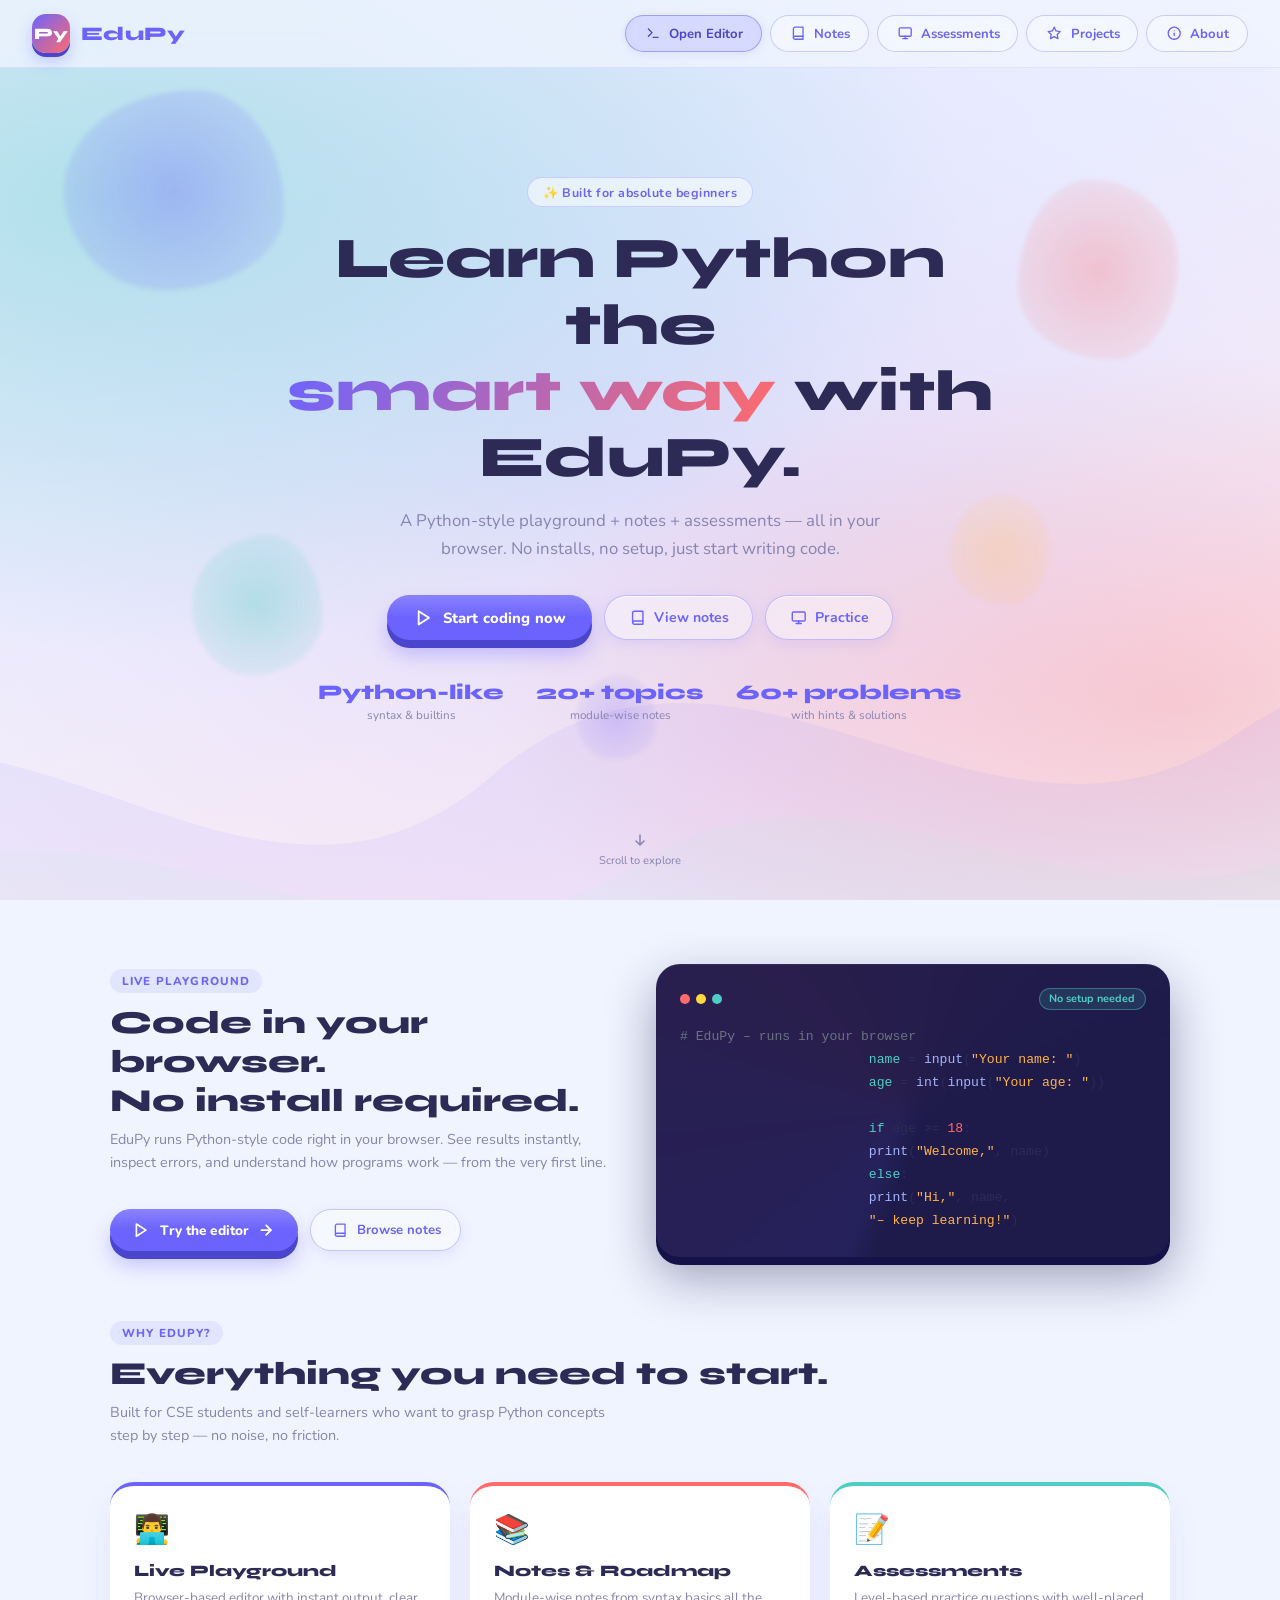
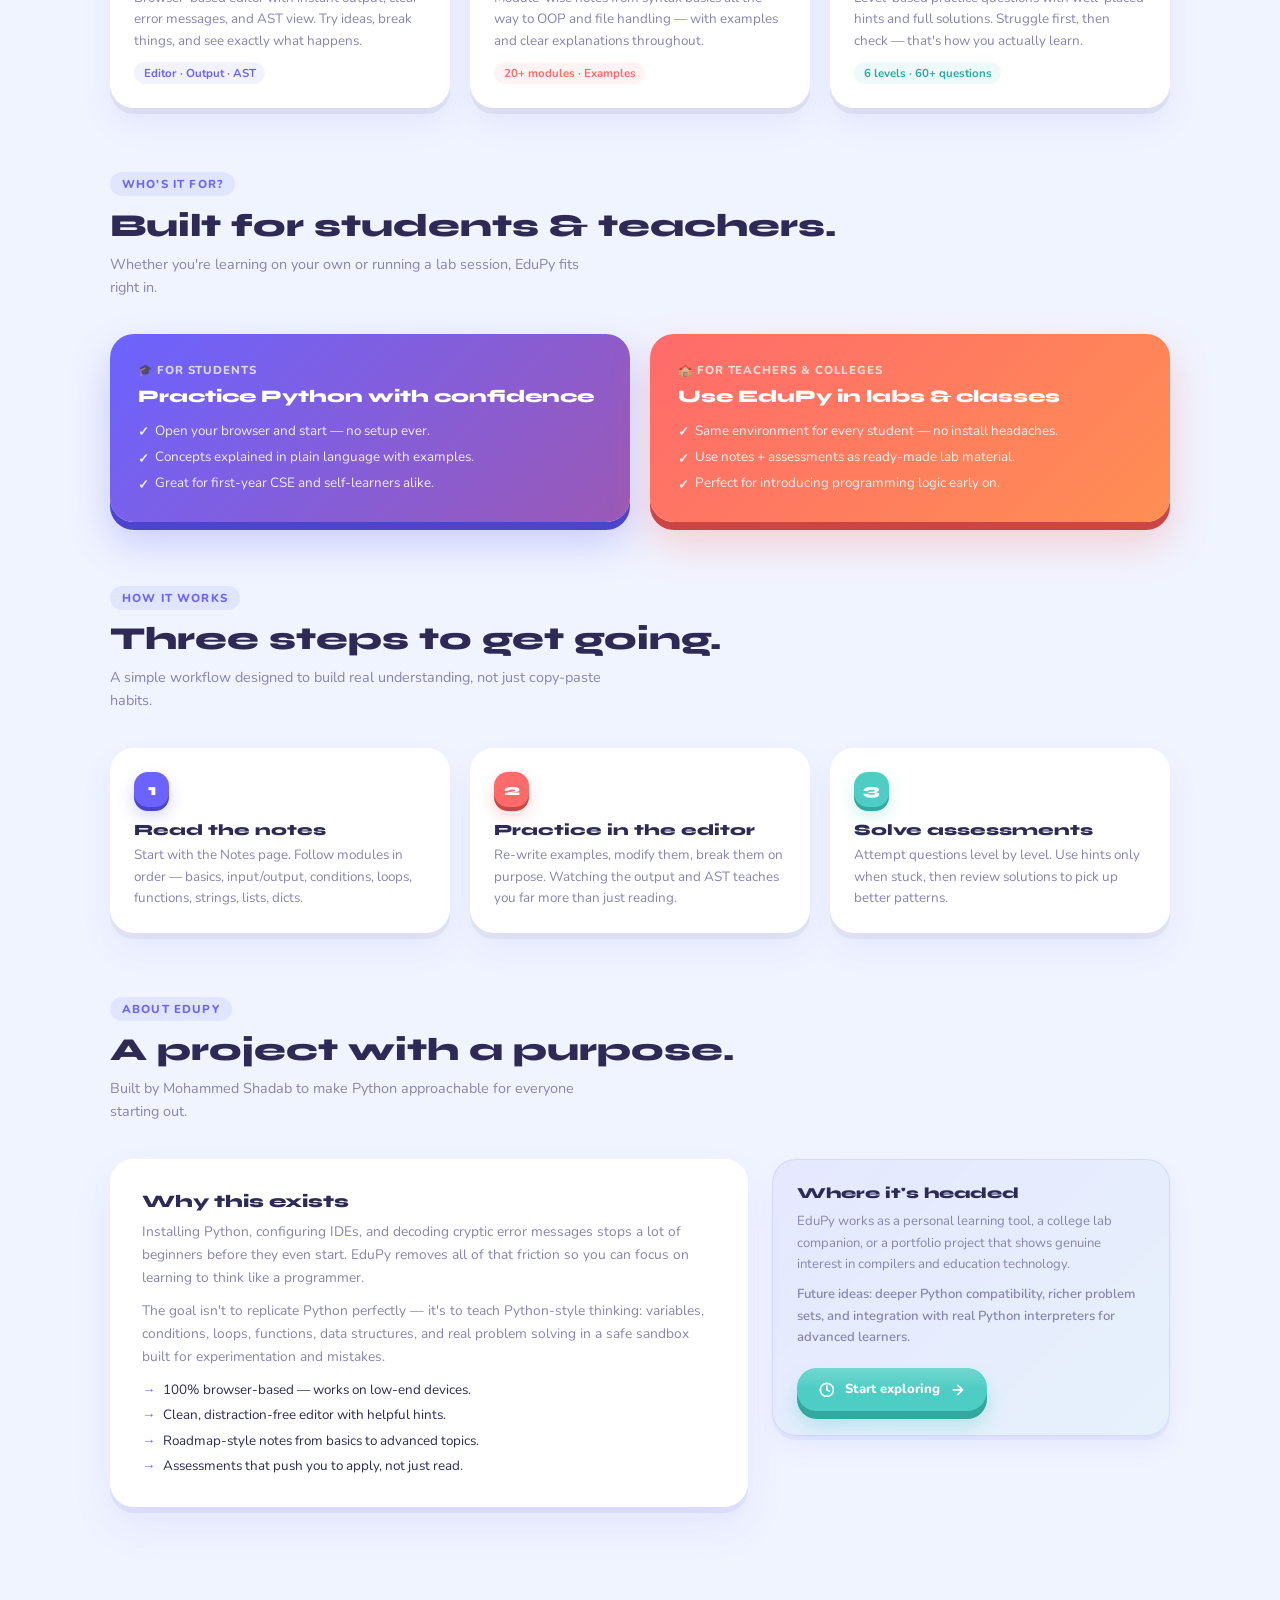
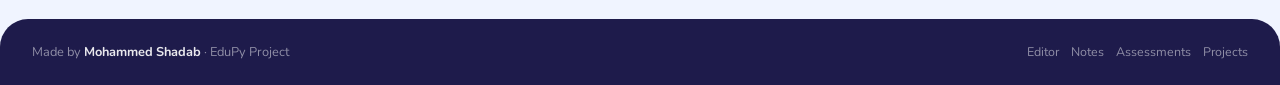
<file: index.html>
<!DOCTYPE html>
<html lang="en">
<head>
    <meta charset="UTF-8" />
    <title>EduPy – Learn Python the Smart Way</title>
     <link rel="icon" href="logo.png">
    <meta name="viewport" content="width=device-width, initial-scale=1.0" />
    <link rel="preconnect" href="https://fonts.googleapis.com" />
    <link rel="preconnect" href="https://fonts.gstatic.com" crossorigin />
    <link href="https://fonts.googleapis.com/css2?family=Nunito:wght@400;600;700;800;900&family=Syne:wght@700;800&display=swap" rel="stylesheet" />

    <style>
        /* ─── RESET & ROOT ─────────────────────────────────────────── */
        *,
        *::before,
        *::after {
            box-sizing: border-box;
            margin: 0;
            padding: 0;
        }

        :root {
            --purple: #6C63FF;
            --purple-dk: #4B44CC;
            --purple-lt: #8B83FF;
            --coral: #FF6B6B;
            --coral-dk: #CC4444;
            --coral-lt: #FF8E8E;
            --mint: #4ECDC4;
            --mint-dk: #33A89F;
            --mint-lt: #6ED8D1;
            --bg: #F0F4FF;
            --card-bg: #FFFFFF;
            --text: #2D2B55;
            --muted: #8884B0;
            --radius: 24px;
            --font-body: "Nunito", sans-serif;
            --font-head: "Syne", sans-serif;
            --transition-bounce: 0.25s cubic-bezier(0.34, 1.56, 0.64, 1);
            --transition-smooth: 0.22s cubic-bezier(0.4, 0, 0.2, 1);
        }

        html {
            scroll-behavior: smooth;
        }

        body {
            font-family: var(--font-body);
            background: var(--bg);
            color: var(--text);
            overflow-x: hidden;
        }

        /* ─── NAV ──────────────────────────────────────────────────── */
        .nav {
            position: fixed;
            top: 0;
            left: 0;
            right: 0;
            z-index: 100;
            display: flex;
            align-items: center;
            justify-content: space-between;
            padding: 0.9rem 2rem;
            background: rgba(240, 244, 255, 0.75);
            backdrop-filter: blur(18px);
            -webkit-backdrop-filter: blur(18px);
            border-bottom: 1px solid rgba(108, 99, 255, 0.12);
        }

        .nav-brand {
            display: flex;
            align-items: center;
            gap: 0.65rem;
            text-decoration: none;
        }

        .nav-logo {
            width: 2.4rem;
            height: 2.4rem;
            border-radius: 14px;
            background: linear-gradient(135deg, var(--purple), var(--coral));
            display: flex;
            align-items: center;
            justify-content: center;
            font-family: var(--font-head);
            font-weight: 800;
            font-size: 1rem;
            color: #fff;
            box-shadow: 0 4px 0 var(--purple-dk), 0 8px 16px rgba(108, 99, 255, 0.3);
            transition: transform var(--transition-bounce), box-shadow var(--transition-smooth);
        }

        .nav-brand:hover .nav-logo {
            transform: translateY(-2px) scale(1.05);
            box-shadow: 0 6px 0 var(--purple-dk), 0 12px 22px rgba(108, 99, 255, 0.4);
        }

        .nav-title {
            font-family: var(--font-head);
            font-size: 1.2rem;
            font-weight: 800;
            color: var(--purple);
            letter-spacing: 0.02em;
        }

        .nav-links {
            display: flex;
            gap: 0.5rem;
            align-items: center;
        }

        /* ─── Enhanced Nav Buttons ────────────────────────────────── */
        .nav-btn {
            padding: 0.5rem 1.1rem;
            border-radius: 999px;
            font-size: 0.82rem;
            font-weight: 700;
            font-family: var(--font-body);
            cursor: pointer;
            text-decoration: none;
            display: inline-flex;
            align-items: center;
            gap: 0.4rem;
            transition: transform var(--transition-bounce), box-shadow var(--transition-smooth), background var(--transition-smooth), border-color var(--transition-smooth);
            background: rgba(255, 255, 255, 0.25);
            backdrop-filter: blur(12px);
            -webkit-backdrop-filter: blur(12px);
            border: 1px solid rgba(108, 99, 255, 0.3);
            color: var(--purple);
            position: relative;
            overflow: hidden;
        }

        .nav-btn::after {
            content: '';
            position: absolute;
            inset: 0;
            border-radius: 999px;
            background: linear-gradient(120deg, transparent 30%, rgba(255, 255, 255, 0.35) 50%, transparent 70%);
            opacity: 0;
            transition: opacity var(--transition-smooth);
            pointer-events: none;
        }

        .nav-btn:hover {
            background: rgba(108, 99, 255, 0.12);
            border-color: var(--purple);
            transform: translateY(-1px);
            box-shadow: 0 6px 20px rgba(108, 99, 255, 0.15);
        }

        .nav-btn:hover::after {
            opacity: 1;
            animation: shimmer 0.8s ease-out forwards;
        }

        .nav-btn.primary {
            background: rgba(108, 99, 255, 0.18);
            border-color: rgba(108, 99, 255, 0.5);
            color: var(--purple-dk);
            box-shadow: 0 2px 10px rgba(108, 99, 255, 0.12);
        }

        .nav-btn.primary:hover {
            background: rgba(108, 99, 255, 0.26);
            border-color: var(--purple);
            box-shadow: 0 8px 24px rgba(108, 99, 255, 0.22);
            transform: translateY(-2px);
        }

        .nav-btn:active {
            transform: translateY(1px) scale(0.97);
            transition: transform 0.08s ease;
        }

        .nav-btn .btn-icon {
            display: inline-flex;
            align-items: center;
            justify-content: center;
            width: 1.2rem;
            height: 1.2rem;
            flex-shrink: 0;
            transition: transform var(--transition-bounce);
        }

        .nav-btn:hover .btn-icon {
            transform: scale(1.2) rotate(-8deg);
        }

        .nav-btn.primary:hover .btn-icon {
            transform: scale(1.25) rotate(-5deg);
            animation: iconPulse 0.6s ease-out;
        }

        @keyframes shimmer {
            0% {
                transform: translateX(-100%);
                opacity: 0;
            }
            40% {
                opacity: 1;
            }
            100% {
                transform: translateX(100%);
                opacity: 0;
            }
        }

        @keyframes iconPulse {
            0% {
                transform: scale(1);
            }
            30% {
                transform: scale(1.4) rotate(-10deg);
            }
            100% {
                transform: scale(1.25) rotate(-5deg);
            }
        }

        /* hamburger */
        .hamburger {
            display: none;
            flex-direction: column;
            gap: 5px;
            cursor: pointer;
            padding: 4px;
            background: none;
            border: none;
        }
        .hamburger span {
            display: block;
            width: 22px;
            height: 2px;
            background: var(--purple);
            border-radius: 2px;
            transition: all 0.3s ease;
        }

        /* ─── PARALLAX HERO ────────────────────────────────────────── */
        .hero-wrapper {
            position: relative;
            height: 100vh;
            min-height: 600px;
            overflow: hidden;
            display: flex;
            align-items: center;
            justify-content: center;
        }

        .parallax-bg {
            position: absolute;
            inset: -20%;
            z-index: 1;
            will-change: transform;
            background:
                radial-gradient(ellipse 80% 60% at 20% 30%, rgba(78, 205, 196, 0.35) 0%, transparent 60%),
                radial-gradient(ellipse 70% 50% at 80% 70%, rgba(255, 107, 107, 0.25) 0%, transparent 55%),
                radial-gradient(ellipse 90% 80% at 50% 50%, rgba(108, 99, 255, 0.15) 0%, transparent 70%),
                linear-gradient(160deg, #E8EEFF 0%, #F0F4FF 40%, #FFF0F5 70%, #F0FFFD 100%);
        }

        .parallax-bg svg {
            position: absolute;
            bottom: 0;
            left: 0;
            width: 100%;
            height: 55%;
            opacity: 0.18;
        }

        .parallax-blobs {
            position: absolute;
            inset: 0;
            z-index: 2;
            pointer-events: none;
            will-change: transform;
        }

        .blob {
            position: absolute;
            border-radius: 60% 40% 55% 45% / 50% 60% 40% 50%;
            filter: blur(2px);
            opacity: 0.55;
        }

        .blob-1 {
            width: 220px;
            height: 200px;
            background: radial-gradient(circle, rgba(108, 99, 255, 0.6), rgba(108, 99, 255, 0.1));
            top: 10%;
            left: 5%;
            animation: blobFloat 8s ease-in-out infinite;
        }
        .blob-2 {
            width: 160px;
            height: 180px;
            background: radial-gradient(circle, rgba(255, 107, 107, 0.55), rgba(255, 107, 107, 0.05));
            top: 20%;
            right: 8%;
            border-radius: 45% 55% 40% 60% / 60% 45% 55% 40%;
            animation: blobFloat 11s ease-in-out infinite reverse;
        }
        .blob-3 {
            width: 130px;
            height: 140px;
            background: radial-gradient(circle, rgba(78, 205, 196, 0.6), rgba(78, 205, 196, 0.05));
            bottom: 25%;
            left: 15%;
            animation: blobFloat 9s ease-in-out infinite 2s;
        }
        .blob-4 {
            width: 100px;
            height: 110px;
            background: radial-gradient(circle, rgba(255, 200, 100, 0.5), rgba(255, 200, 100, 0.05));
            top: 55%;
            right: 18%;
            border-radius: 50% 50% 40% 60% / 55% 45% 55% 45%;
            animation: blobFloat 7s ease-in-out infinite 1s;
        }
        .blob-5 {
            width: 80px;
            height: 85px;
            background: radial-gradient(circle, rgba(108, 99, 255, 0.4), transparent);
            top: 75%;
            left: 45%;
            animation: blobFloat 10s ease-in-out infinite 3s;
        }

        @keyframes blobFloat {
            0%,
            100% {
                transform: translateY(0) rotate(0deg);
            }
            33% {
                transform: translateY(-18px) rotate(5deg);
            }
            66% {
                transform: translateY(10px) rotate(-4deg);
            }
        }

        .parallax-fg {
            position: relative;
            z-index: 3;
            text-align: center;
            padding: 0 1.25rem;
            max-width: 760px;
        }

        .hero-eyebrow {
            display: inline-flex;
            align-items: center;
            gap: 0.4rem;
            background: rgba(255, 255, 255, 0.55);
            backdrop-filter: blur(10px);
            border: 1px solid rgba(108, 99, 255, 0.25);
            border-radius: 999px;
            padding: 0.35rem 0.9rem;
            font-size: 0.78rem;
            font-weight: 700;
            color: var(--purple);
            margin-bottom: 1.2rem;
            letter-spacing: 0.04em;
        }

        .hero-title {
            font-family: var(--font-head);
            font-size: clamp(2.2rem, 5.5vw, 3.6rem);
            font-weight: 800;
            line-height: 1.15;
            color: var(--text);
            margin-bottom: 1rem;
        }

        .hero-highlight {
            background: linear-gradient(120deg, var(--purple), var(--coral));
            -webkit-background-clip: text;
            background-clip: text;
            color: transparent;
        }

        .hero-sub {
            font-size: clamp(0.9rem, 2vw, 1.05rem);
            color: var(--muted);
            max-width: 540px;
            margin: 0 auto 2rem;
            line-height: 1.65;
        }

        .hero-actions {
            display: flex;
            gap: 0.8rem;
            justify-content: center;
            flex-wrap: wrap;
        }

        /* ─── ENHANCED CLAY BUTTON ────────────────────────────────── */
        .clay-btn {
            display: inline-flex;
            align-items: center;
            gap: 0.5rem;
            padding: 0.75rem 1.6rem;
            border-radius: 999px;
            font-family: var(--font-body);
            font-size: 0.92rem;
            font-weight: 800;
            cursor: pointer;
            text-decoration: none;
            border: none;
            transition: transform var(--transition-bounce), box-shadow var(--transition-smooth), background var(--transition-smooth);
            position: relative;
            top: 0;
            letter-spacing: 0.01em;
            overflow: hidden;
        }

        .clay-btn::before {
            content: '';
            position: absolute;
            inset: 0;
            border-radius: 999px;
            background: linear-gradient(180deg, rgba(255, 255, 255, 0.2) 0%, transparent 50%);
            pointer-events: none;
            transition: opacity var(--transition-smooth);
        }

        .clay-btn::after {
            content: '';
            position: absolute;
            inset: -2px;
            border-radius: 999px;
            background: linear-gradient(120deg, transparent 25%, rgba(255, 255, 255, 0.3) 45%, transparent 65%);
            opacity: 0;
            transition: opacity var(--transition-smooth);
            pointer-events: none;
        }

        .clay-btn:hover::after {
            opacity: 1;
            animation: shimmer 1s ease-out forwards;
        }

        .clay-btn .btn-icon {
            display: inline-flex;
            align-items: center;
            justify-content: center;
            width: 1.35rem;
            height: 1.35rem;
            flex-shrink: 0;
            transition: transform var(--transition-bounce);
            position: relative;
            z-index: 1;
        }

        .clay-btn:hover .btn-icon {
            transform: scale(1.2) rotate(-6deg);
        }

        .clay-btn:active .btn-icon {
            transform: scale(1.05) rotate(-3deg);
        }

        .clay-btn.purple {
            background: var(--purple);
            color: #fff;
            box-shadow: 0 8px 0 var(--purple-dk), 0 14px 20px rgba(108, 99, 255, 0.35), 0 0 0 0 rgba(108, 99, 255, 0.5);
            animation: glowPulse 2.5s ease-in-out infinite;
        }

        .clay-btn.purple:hover {
            box-shadow: 0 10px 0 var(--purple-dk), 0 20px 30px rgba(108, 99, 255, 0.45), 0 0 30px rgba(108, 99, 255, 0.3);
            transform: translateY(-3px);
            background: var(--purple-lt);
        }

        .clay-btn.purple:active {
            transform: translateY(5px);
            box-shadow: 0 3px 0 var(--purple-dk), 0 6px 10px rgba(108, 99, 255, 0.25);
            transition: transform 0.08s ease, box-shadow 0.08s ease;
            animation: none;
        }

        @keyframes glowPulse {
            0%,
            100% {
                box-shadow: 0 8px 0 var(--purple-dk), 0 14px 20px rgba(108, 99, 255, 0.35), 0 0 0 0 rgba(108, 99, 255, 0.5);
            }
            50% {
                box-shadow: 0 8px 0 var(--purple-dk), 0 14px 20px rgba(108, 99, 255, 0.35), 0 0 18px 6px rgba(108, 99, 255, 0.2);
            }
        }

        .clay-btn.coral {
            background: var(--coral);
            color: #fff;
            box-shadow: 0 8px 0 var(--coral-dk), 0 14px 20px rgba(255, 107, 107, 0.35), 0 0 0 0 rgba(255, 107, 107, 0.5);
            animation: glowPulseCoral 2.5s ease-in-out infinite;
        }

        @keyframes glowPulseCoral {
            0%,
            100% {
                box-shadow: 0 8px 0 var(--coral-dk), 0 14px 20px rgba(255, 107, 107, 0.35), 0 0 0 0 rgba(255, 107, 107, 0.5);
            }
            50% {
                box-shadow: 0 8px 0 var(--coral-dk), 0 14px 20px rgba(255, 107, 107, 0.35), 0 0 18px 6px rgba(255, 107, 107, 0.2);
            }
        }

        .clay-btn.coral:hover {
            box-shadow: 0 10px 0 var(--coral-dk), 0 20px 30px rgba(255, 107, 107, 0.45), 0 0 30px rgba(255, 107, 107, 0.3);
            transform: translateY(-3px);
            background: var(--coral-lt);
        }

        .clay-btn.coral:active {
            transform: translateY(5px);
            box-shadow: 0 3px 0 var(--coral-dk), 0 6px 10px rgba(255, 107, 107, 0.25);
            transition: transform 0.08s ease, box-shadow 0.08s ease;
            animation: none;
        }

        .clay-btn.mint {
            background: var(--mint);
            color: #fff;
            box-shadow: 0 8px 0 var(--mint-dk), 0 14px 20px rgba(78, 205, 196, 0.35), 0 0 0 0 rgba(78, 205, 196, 0.5);
            animation: glowPulseMint 2.5s ease-in-out infinite;
        }

        @keyframes glowPulseMint {
            0%,
            100% {
                box-shadow: 0 8px 0 var(--mint-dk), 0 14px 20px rgba(78, 205, 196, 0.35), 0 0 0 0 rgba(78, 205, 196, 0.5);
            }
            50% {
                box-shadow: 0 8px 0 var(--mint-dk), 0 14px 20px rgba(78, 205, 196, 0.35), 0 0 18px 6px rgba(78, 205, 196, 0.2);
            }
        }

        .clay-btn.mint:hover {
            box-shadow: 0 10px 0 var(--mint-dk), 0 20px 30px rgba(78, 205, 196, 0.45), 0 0 30px rgba(78, 205, 196, 0.3);
            transform: translateY(-3px);
            background: var(--mint-lt);
        }

        .clay-btn.mint:active {
            transform: translateY(5px);
            box-shadow: 0 3px 0 var(--mint-dk), 0 6px 10px rgba(78, 205, 196, 0.25);
            transition: transform 0.08s ease, box-shadow 0.08s ease;
            animation: none;
        }

        /* ─── ENHANCED GLASS BUTTON ───────────────────────────────── */
        .glass-btn {
            display: inline-flex;
            align-items: center;
            gap: 0.45rem;
            padding: 0.7rem 1.4rem;
            border-radius: 999px;
            font-family: var(--font-body);
            font-size: 0.88rem;
            font-weight: 700;
            cursor: pointer;
            text-decoration: none;
            border: 1.5px solid rgba(108, 99, 255, 0.35);
            background: rgba(255, 255, 255, 0.4);
            backdrop-filter: blur(14px);
            -webkit-backdrop-filter: blur(14px);
            color: var(--purple);
            transition: transform var(--transition-bounce), background var(--transition-smooth), border-color var(--transition-smooth), box-shadow var(--transition-smooth);
            box-shadow: 0 4px 14px rgba(108, 99, 255, 0.12), inset 0 1px 0 rgba(255, 255, 255, 0.8);
            position: relative;
            overflow: hidden;
        }

        .glass-btn::after {
            content: '';
            position: absolute;
            inset: 0;
            border-radius: 999px;
            background: linear-gradient(120deg, transparent 25%, rgba(255, 255, 255, 0.5) 48%, transparent 70%);
            opacity: 0;
            transition: opacity var(--transition-smooth);
            pointer-events: none;
        }

        .glass-btn:hover {
            background: rgba(108, 99, 255, 0.1);
            border-color: rgba(108, 99, 255, 0.55);
            transform: translateY(-2px);
            box-shadow: 0 8px 24px rgba(108, 99, 255, 0.2), inset 0 1px 0 rgba(255, 255, 255, 0.9);
        }

        .glass-btn:hover::after {
            opacity: 1;
            animation: shimmer 0.9s ease-out forwards;
        }

        .glass-btn:active {
            transform: translateY(2px);
            box-shadow: 0 2px 6px rgba(108, 99, 255, 0.1);
            transition: transform 0.08s ease, box-shadow 0.08s ease;
        }

        .glass-btn .btn-icon {
            display: inline-flex;
            align-items: center;
            justify-content: center;
            width: 1.2rem;
            height: 1.2rem;
            flex-shrink: 0;
            transition: transform var(--transition-bounce);
        }

        .glass-btn:hover .btn-icon {
            transform: scale(1.18) rotate(-5deg);
        }

        /* ─── HERO STATS ──────────────────────────────────────────── */
        .hero-stats {
            display: flex;
            justify-content: center;
            gap: 2rem;
            margin-top: 2.5rem;
            flex-wrap: wrap;
        }

        .hero-stat {
            text-align: center;
        }

        .hero-stat .val {
            display: block;
            font-family: var(--font-head);
            font-size: 1.3rem;
            font-weight: 800;
            color: var(--purple);
        }

        .hero-stat .lbl {
            display: block;
            font-size: 0.73rem;
            color: var(--muted);
            margin-top: 0.1rem;
        }

        .scroll-hint {
            position: absolute;
            bottom: 2rem;
            left: 50%;
            transform: translateX(-50%);
            z-index: 3;
            display: flex;
            flex-direction: column;
            align-items: center;
            gap: 0.3rem;
            font-size: 0.7rem;
            color: var(--muted);
            animation: bounce 2s ease-in-out infinite;
        }

        @keyframes bounce {
            0%,
            100% {
                transform: translateX(-50%) translateY(0);
            }
            50% {
                transform: translateX(-50%) translateY(6px);
            }
        }

        /* ─── MAIN CONTENT ────────────────────────────────────────── */
        .content {
            position: relative;
            z-index: 10;
            background: var(--bg);
            padding: 4rem 1.5rem 3rem;
        }

        .inner {
            max-width: 1060px;
            margin: 0 auto;
        }

        /* ─── SECTION HEADER ─────────────────────────────────────── */
        .sec-label {
            display: inline-block;
            font-size: 0.72rem;
            font-weight: 800;
            letter-spacing: 0.1em;
            text-transform: uppercase;
            color: var(--purple);
            background: rgba(108, 99, 255, 0.1);
            border-radius: 999px;
            padding: 0.25rem 0.75rem;
            margin-bottom: 0.6rem;
        }

        .sec-title {
            font-family: var(--font-head);
            font-size: clamp(1.5rem, 3vw, 2rem);
            font-weight: 800;
            color: var(--text);
            margin-bottom: 0.5rem;
        }

        .sec-sub {
            font-size: 0.9rem;
            color: var(--muted);
            max-width: 500px;
            line-height: 1.6;
            margin-bottom: 2.2rem;
        }

        /* ─── CLAY CARDS ─────────────────────────────────────────── */
        .clay-card {
            background: var(--card-bg);
            border-radius: var(--radius);
            padding: 1.5rem;
            box-shadow:
                0 2px 0 rgba(0, 0, 0, 0.04),
                0 8px 0 rgba(108, 99, 255, 0.08),
                0 20px 40px rgba(108, 99, 255, 0.10),
                inset 0 1px 0 rgba(255, 255, 255, 0.9);
            transition: transform 0.2s ease, box-shadow 0.2s ease;
        }

        .clay-card:hover {
            transform: translateY(-4px);
            box-shadow:
                0 2px 0 rgba(0, 0, 0, 0.04),
                0 12px 0 rgba(108, 99, 255, 0.1),
                0 28px 50px rgba(108, 99, 255, 0.15),
                inset 0 1px 0 rgba(255, 255, 255, 0.9);
        }

        /* ─── CODE PREVIEW CARD ──────────────────────────────────── */
        .code-section {
            margin-bottom: 4rem;
            display: grid;
            grid-template-columns: 1fr 1fr;
            gap: 2rem;
            align-items: center;
        }

        .code-card {
            background: #1e1b4b;
            border-radius: var(--radius);
            padding: 1.5rem;
            box-shadow:
                0 8px 0 #15124a,
                0 20px 50px rgba(30, 27, 75, 0.4),
                inset 0 1px 0 rgba(255, 255, 255, 0.05);
            position: relative;
            overflow: hidden;
        }

        .code-card::before {
            content: '';
            position: absolute;
            inset: -40%;
            background: conic-gradient(from 200deg, rgba(108, 99, 255, 0.2), rgba(255, 107, 107, 0.1), transparent, transparent);
            opacity: 0.5;
            filter: blur(10px);
            pointer-events: none;
        }

        .code-card-header {
            display: flex;
            align-items: center;
            justify-content: space-between;
            margin-bottom: 1rem;
            position: relative;
            z-index: 1;
        }

        .code-dots {
            display: flex;
            gap: 6px;
        }

        .code-dots span {
            width: 10px;
            height: 10px;
            border-radius: 50%;
        }

        .code-dots span:nth-child(1) {
            background: #FF6B6B;
        }
        .code-dots span:nth-child(2) {
            background: #FFD93D;
        }
        .code-dots span:nth-child(3) {
            background: #4ECDC4;
        }

        .code-pill {
            font-size: 0.68rem;
            font-weight: 700;
            color: #4ECDC4;
            background: rgba(78, 205, 196, 0.15);
            border: 1px solid rgba(78, 205, 196, 0.4);
            border-radius: 999px;
            padding: 0.15rem 0.6rem;
        }

        .code-body {
            font-family: ui-monospace, 'Fira Code', Menlo, monospace;
            font-size: 0.82rem;
            line-height: 1.75;
            white-space: pre;
            overflow-x: auto;
            position: relative;
            z-index: 1;
        }

        .hc {
            color: #6B7280;
        }
        .hkw {
            color: #4ECDC4;
        }
        .hfn {
            color: #a5b4fc;
        }
        .hstr {
            color: #FFB347;
        }
        .hnum {
            color: #FF6B6B;
        }

        /* ─── FEATURES GRID ──────────────────────────────────────── */
        .features-section {
            margin-bottom: 4rem;
        }

        .features-grid {
            display: grid;
            grid-template-columns: repeat(3, 1fr);
            gap: 1.25rem;
        }

        .feature-card {
            border-radius: var(--radius);
            padding: 1.5rem;
            background: var(--card-bg);
            box-shadow:
                0 6px 0 rgba(0, 0, 0, 0.06),
                0 16px 32px rgba(108, 99, 255, 0.09),
                inset 0 1px 0 rgba(255, 255, 255, 1);
            transition: transform 0.2s ease, box-shadow 0.2s ease;
        }

        .feature-card:hover {
            transform: translateY(-5px);
            box-shadow:
                0 10px 0 rgba(0, 0, 0, 0.06),
                0 24px 44px rgba(108, 99, 255, 0.13),
                inset 0 1px 0 rgba(255, 255, 255, 1);
        }

        .feature-card:nth-child(1) {
            border-top: 4px solid var(--purple);
        }
        .feature-card:nth-child(2) {
            border-top: 4px solid var(--coral);
        }
        .feature-card:nth-child(3) {
            border-top: 4px solid var(--mint);
        }

        .feat-icon {
            font-size: 1.8rem;
            margin-bottom: 0.75rem;
            display: block;
        }

        .feat-title {
            font-family: var(--font-head);
            font-size: 1rem;
            font-weight: 800;
            color: var(--text);
            margin-bottom: 0.4rem;
        }

        .feat-body {
            font-size: 0.84rem;
            color: var(--muted);
            line-height: 1.6;
            margin-bottom: 0.6rem;
        }

        .feat-tag {
            font-size: 0.72rem;
            font-weight: 700;
            color: var(--purple);
            background: rgba(108, 99, 255, 0.08);
            border-radius: 999px;
            padding: 0.2rem 0.6rem;
            display: inline-block;
        }

        .feature-card:nth-child(2) .feat-tag {
            color: var(--coral);
            background: rgba(255, 107, 107, 0.08);
        }
        .feature-card:nth-child(3) .feat-tag {
            color: var(--mint-dk);
            background: rgba(78, 205, 196, 0.1);
        }

        /* ─── AUDIENCE STRIP ─────────────────────────────────────── */
        .audience-section {
            margin-bottom: 4rem;
        }

        .audience-grid {
            display: grid;
            grid-template-columns: 1fr 1fr;
            gap: 1.25rem;
        }

        .audience-card {
            border-radius: var(--radius);
            padding: 1.75rem;
            color: #fff;
            box-shadow: 0 8px 0 rgba(0, 0, 0, 0.15), 0 20px 40px rgba(0, 0, 0, 0.12);
            transition: transform 0.2s ease;
        }

        .audience-card:hover {
            transform: translateY(-4px);
        }

        .audience-card.students {
            background: linear-gradient(135deg, var(--purple) 0%, #9B59B6 100%);
            box-shadow: 0 8px 0 var(--purple-dk), 0 20px 40px rgba(108, 99, 255, 0.3);
        }

        .audience-card.colleges {
            background: linear-gradient(135deg, var(--coral) 0%, #FF8E53 100%);
            box-shadow: 0 8px 0 var(--coral-dk), 0 20px 40px rgba(255, 107, 107, 0.3);
        }

        .aud-tag {
            font-size: 0.72rem;
            font-weight: 800;
            letter-spacing: 0.08em;
            text-transform: uppercase;
            opacity: 0.75;
            margin-bottom: 0.5rem;
        }

        .aud-title {
            font-family: var(--font-head);
            font-size: 1.1rem;
            font-weight: 800;
            margin-bottom: 0.75rem;
            line-height: 1.3;
        }

        .aud-list {
            list-style: none;
            padding: 0;
            display: flex;
            flex-direction: column;
            gap: 0.35rem;
        }

        .aud-list li {
            font-size: 0.84rem;
            opacity: 0.88;
            display: flex;
            align-items: flex-start;
            gap: 0.4rem;
        }

        .aud-list li::before {
            content: '✓';
            font-weight: 800;
            flex-shrink: 0;
            margin-top: 0.1rem;
        }

        /* ─── STEPS ──────────────────────────────────────────────── */
        .steps-section {
            margin-bottom: 4rem;
        }

        .steps-grid {
            display: grid;
            grid-template-columns: repeat(3, 1fr);
            gap: 1.25rem;
        }

        .step-card {
            border-radius: var(--radius);
            padding: 1.5rem;
            background: var(--card-bg);
            box-shadow:
                0 6px 0 rgba(0, 0, 0, 0.05),
                0 16px 32px rgba(108, 99, 255, 0.08),
                inset 0 1px 0 rgba(255, 255, 255, 1);
            transition: transform 0.2s ease, box-shadow 0.2s ease;
            position: relative;
        }

        .step-card:hover {
            transform: translateY(-4px);
        }

        .step-num {
            width: 2.2rem;
            height: 2.2rem;
            border-radius: 14px;
            display: flex;
            align-items: center;
            justify-content: center;
            font-family: var(--font-head);
            font-size: 1rem;
            font-weight: 800;
            color: #fff;
            margin-bottom: 0.8rem;
        }

        .step-card:nth-child(1) .step-num {
            background: var(--purple);
            box-shadow: 0 4px 0 var(--purple-dk), 0 8px 16px rgba(108, 99, 255, 0.3);
        }
        .step-card:nth-child(2) .step-num {
            background: var(--coral);
            box-shadow: 0 4px 0 var(--coral-dk), 0 8px 16px rgba(255, 107, 107, 0.3);
        }
        .step-card:nth-child(3) .step-num {
            background: var(--mint);
            box-shadow: 0 4px 0 var(--mint-dk), 0 8px 16px rgba(78, 205, 196, 0.3);
        }

        .step-title {
            font-family: var(--font-head);
            font-size: 0.98rem;
            font-weight: 800;
            color: var(--text);
            margin-bottom: 0.35rem;
        }

        .step-body {
            font-size: 0.84rem;
            color: var(--muted);
            line-height: 1.6;
        }

        /* ─── ABOUT SECTION ──────────────────────────────────────── */
        .about-section {
            margin-bottom: 4rem;
        }

        .about-grid {
            display: grid;
            grid-template-columns: 1.6fr 1fr;
            gap: 1.5rem;
            align-items: start;
        }

        .about-main {
            background: var(--card-bg);
            border-radius: var(--radius);
            padding: 2rem;
            box-shadow:
                0 6px 0 rgba(108, 99, 255, 0.1),
                0 20px 40px rgba(108, 99, 255, 0.09),
                inset 0 1px 0 rgba(255, 255, 255, 1);
        }

        .about-main h3 {
            font-family: var(--font-head);
            font-size: 1.1rem;
            font-weight: 800;
            color: var(--text);
            margin-bottom: 0.6rem;
        }

        .about-main p {
            font-size: 0.86rem;
            color: var(--muted);
            line-height: 1.65;
            margin-bottom: 0.7rem;
        }

        .about-points {
            list-style: none;
            padding: 0;
            display: flex;
            flex-direction: column;
            gap: 0.4rem;
            margin-top: 0.5rem;
        }

        .about-points li {
            font-size: 0.84rem;
            color: var(--text);
            display: flex;
            align-items: flex-start;
            gap: 0.5rem;
        }

        .about-points li::before {
            content: '→';
            color: var(--purple);
            font-weight: 800;
            flex-shrink: 0;
        }

        .about-side-card {
            background: linear-gradient(135deg, rgba(108, 99, 255, 0.08), rgba(78, 205, 196, 0.06));
            border: 1.5px solid rgba(108, 99, 255, 0.15);
            border-radius: var(--radius);
            padding: 1.5rem;
            box-shadow: 0 4px 0 rgba(108, 99, 255, 0.08), 0 12px 24px rgba(108, 99, 255, 0.07);
        }

        .about-side-card h4 {
            font-family: var(--font-head);
            font-size: 0.96rem;
            font-weight: 800;
            color: var(--text);
            margin-bottom: 0.6rem;
        }

        .about-side-card p {
            font-size: 0.82rem;
            color: var(--muted);
            line-height: 1.65;
            margin-bottom: 0.5rem;
        }

        .about-future {
            font-size: 0.77rem;
            color: var(--purple);
            font-weight: 600;
        }

        /* ─── FOOTER ─────────────────────────────────────────────── */
        .footer {
            background: #1e1b4b;
            padding: 1.5rem 2rem;
            display: flex;
            align-items: center;
            justify-content: space-between;
            flex-wrap: wrap;
            gap: 0.75rem;
            border-radius: 28px 28px 0 0;
        }

        .footer-left {
            font-size: 0.8rem;
            color: rgba(255, 255, 255, 0.5);
        }

        .footer-left strong {
            color: rgba(255, 255, 255, 0.9);
        }

        .footer-links {
            display: flex;
            gap: 0.75rem;
        }

        .footer-links a {
            font-size: 0.78rem;
            color: rgba(255, 255, 255, 0.5);
            text-decoration: none;
            transition: color 0.15s;
        }

        .footer-links a:hover {
            color: rgba(255, 255, 255, 0.9);
        }

        /* ─── REVEAL ANIMATIONS ───────────────────────────────────── */
        .reveal {
            opacity: 0;
            transform: translateY(22px);
        }

        .reveal.visible {
            animation: fadeUp 0.6s ease-out forwards;
        }

        @keyframes fadeUp {
            to {
                opacity: 1;
                transform: translateY(0);
            }
        }

        /* ─── INLINE SVG ICON STYLES ──────────────────────────────── */
        .svg-icon {
            width: 1.1em;
            height: 1.1em;
            flex-shrink: 0;
            vertical-align: middle;
        }

        .clay-btn .svg-icon {
            width: 1.2em;
            height: 1.2em;
        }

        /* ─── MOBILE RESPONSIVE ───────────────────────────────────── */
        @media (max-width: 900px) {
            .code-section {
                grid-template-columns: 1fr;
            }
            .features-grid {
                grid-template-columns: 1fr;
            }
            .audience-grid {
                grid-template-columns: 1fr;
            }
            .steps-grid {
                grid-template-columns: 1fr;
            }
            .about-grid {
                grid-template-columns: 1fr;
            }
        }

        @media (max-width: 680px) {
            .nav {
                padding: 0.75rem 1.1rem;
            }
            .nav-links {
                display: none;
            }
            .nav-links.open {
                display: flex;
                flex-direction: column;
                position: fixed;
                top: 60px;
                left: 0;
                right: 0;
                background: rgba(240, 244, 255, 0.97);
                backdrop-filter: blur(20px);
                padding: 1rem 1.25rem 1.5rem;
                gap: 0.5rem;
                border-bottom: 1px solid rgba(108, 99, 255, 0.12);
                z-index: 99;
            }
            .nav-links.open .nav-btn {
                width: 100%;
                justify-content: center;
            }
            .hamburger {
                display: flex;
            }

            .hero-title {
                font-size: 1.9rem;
            }
            .hero-sub {
                font-size: 0.85rem;
            }

            .content {
                padding: 3rem 1rem 2rem;
            }

            .hero-stats {
                gap: 1.25rem;
            }

            .code-body {
                font-size: 0.74rem;
            }

            .audience-card {
                padding: 1.25rem;
            }

            .footer {
                padding: 1.25rem 1rem;
                flex-direction: column;
                align-items: flex-start;
            }
        }

        @media (max-width: 420px) {
            .hero-actions {
                flex-direction: column;
                align-items: center;
            }
            .clay-btn,
            .glass-btn {
                width: 100%;
                justify-content: center;
                max-width: 280px;
            }
        }
    </style>
</head>

<body>

    <!-- ─── NAV ─────────────────────────────────────────────────── -->
    <header class="nav" id="nav">
        <a href="#" class="nav-brand">
            <div class="nav-logo">Py</div>
            <span class="nav-title">EduPy</span>
        </a>

        <button class="hamburger" id="hamburger" aria-label="Menu">
            <span></span><span></span><span></span>
        </button>

        <nav class="nav-links" id="nav-links">
            <a href="home.html" class="nav-btn primary">
                <span class="btn-icon">
                    <svg class="svg-icon" viewBox="0 0 24 24" fill="none" stroke="currentColor" stroke-width="2.2" stroke-linecap="round" stroke-linejoin="round"><polyline points="4 17 10 11 4 5"/><line x1="12" y1="19" x2="20" y2="19"/></svg>
                </span>
                Open Editor
            </a>
            <a href="notes.html" class="nav-btn">
                <span class="btn-icon">
                    <svg class="svg-icon" viewBox="0 0 24 24" fill="none" stroke="currentColor" stroke-width="2.2" stroke-linecap="round" stroke-linejoin="round"><path d="M4 19.5A2.5 2.5 0 0 1 6.5 17H20"/><path d="M6.5 2H20v20H6.5A2.5 2.5 0 0 1 4 19.5v-15A2.5 2.5 0 0 1 6.5 2z"/></svg>
                </span>
                Notes
            </a>
            <a href="assessments.html" class="nav-btn">
                <span class="btn-icon">
                    <svg class="svg-icon" viewBox="0 0 24 24" fill="none" stroke="currentColor" stroke-width="2.2" stroke-linecap="round" stroke-linejoin="round"><rect x="2" y="3" width="20" height="14" rx="2"/><line x1="8" y1="21" x2="16" y2="21"/><line x1="12" y1="17" x2="12" y2="21"/></svg>
                </span>
                Assessments
            </a>
            <a href="projects.html" class="nav-btn">
                <span class="btn-icon">
                    <svg class="svg-icon" viewBox="0 0 24 24" fill="none" stroke="currentColor" stroke-width="2.2" stroke-linecap="round" stroke-linejoin="round"><polygon points="12 2 15.09 8.26 22 9.27 17 14.14 18.18 21.02 12 17.77 5.82 21.02 7 14.14 2 9.27 8.91 8.26 12 2"/></svg>
                </span>
                Projects
            </a>
            <a href="#about" class="nav-btn">
                <span class="btn-icon">
                    <svg class="svg-icon" viewBox="0 0 24 24" fill="none" stroke="currentColor" stroke-width="2.2" stroke-linecap="round" stroke-linejoin="round"><circle cx="12" cy="12" r="10"/><line x1="12" y1="16" x2="12" y2="12"/><line x1="12" y1="8" x2="12.01" y2="8"/></svg>
                </span>
                About
            </a>
        </nav>
    </header>

    <!-- ─── PARALLAX HERO ────────────────────────────────────────── -->
    <section class="hero-wrapper" id="hero">

        <div class="parallax-bg" id="parallaxBg">
            <svg viewBox="0 0 1440 320" xmlns="http://www.w3.org/2000/svg" preserveAspectRatio="none">
                <path fill="rgba(108,99,255,0.4)" d="M0,200 C200,100 400,280 600,180 C800,80 1000,240 1200,160 C1350,100 1440,180 1440,180 L1440,320 L0,320 Z"/>
                <path fill="rgba(78,205,196,0.25)" d="M0,250 C300,150 500,300 720,220 C900,150 1100,280 1300,200 L1440,200 L1440,320 L0,320 Z"/>
                <path fill="rgba(255,107,107,0.15)" d="M0,280 C360,200 600,310 900,260 C1150,220 1350,290 1440,270 L1440,320 L0,320 Z"/>
            </svg>
        </div>

        <div class="parallax-blobs" id="parallaxBlobs">
            <div class="blob blob-1"></div>
            <div class="blob blob-2"></div>
            <div class="blob blob-3"></div>
            <div class="blob blob-4"></div>
            <div class="blob blob-5"></div>
        </div>

        <div class="parallax-fg">
            <div class="hero-eyebrow">✨ Built for absolute beginners</div>

            <h1 class="hero-title">
                Learn Python the<br>
                <span class="hero-highlight">smart way</span> with EduPy.
            </h1>

            <p class="hero-sub">
                A Python-style playground + notes + assessments — all in your browser.
                No installs, no setup, just start writing code.
            </p>

            <div class="hero-actions">
                <a href="home.html" class="clay-btn purple">
                    <span class="btn-icon">
                        <svg class="svg-icon" viewBox="0 0 24 24" fill="none" stroke="currentColor" stroke-width="2.5" stroke-linecap="round" stroke-linejoin="round"><polygon points="5 3 19 12 5 21 5 3"/></svg>
                    </span>
                    Start coding now
                </a>
                <a href="notes.html" class="glass-btn">
                    <span class="btn-icon">
                        <svg class="svg-icon" viewBox="0 0 24 24" fill="none" stroke="currentColor" stroke-width="2.2" stroke-linecap="round" stroke-linejoin="round"><path d="M4 19.5A2.5 2.5 0 0 1 6.5 17H20"/><path d="M6.5 2H20v20H6.5A2.5 2.5 0 0 1 4 19.5v-15A2.5 2.5 0 0 1 6.5 2z"/></svg>
                    </span>
                    View notes
                </a>
                <a href="assessments.html" class="glass-btn">
                    <span class="btn-icon">
                        <svg class="svg-icon" viewBox="0 0 24 24" fill="none" stroke="currentColor" stroke-width="2.2" stroke-linecap="round" stroke-linejoin="round"><rect x="2" y="3" width="20" height="14" rx="2"/><line x1="8" y1="21" x2="16" y2="21"/><line x1="12" y1="17" x2="12" y2="21"/></svg>
                    </span>
                    Practice
                </a>
            </div>

            <div class="hero-stats">
                <div class="hero-stat">
                    <span class="val">Python-like</span>
                    <span class="lbl">syntax &amp; builtins</span>
                </div>
                <div class="hero-stat">
                    <span class="val">20+ topics</span>
                    <span class="lbl">module-wise notes</span>
                </div>
                <div class="hero-stat">
                    <span class="val">60+ problems</span>
                    <span class="lbl">with hints &amp; solutions</span>
                </div>
            </div>
        </div>

        <div class="scroll-hint">
            <svg width="16" height="16" viewBox="0 0 16 16" fill="none">
                <path d="M8 3v10M4 9l4 4 4-4" stroke="currentColor" stroke-width="1.5" stroke-linecap="round" stroke-linejoin="round"/>
            </svg>
            Scroll to explore
        </div>
    </section>

    <!-- ─── MAIN CONTENT ─────────────────────────────────────────── -->
    <div class="content">
        <div class="inner">

            <!-- CODE PREVIEW -->
            <div class="code-section reveal">
                <div>
                    <span class="sec-label">Live Playground</span>
                    <h2 class="sec-title">Code in your browser.<br>No install required.</h2>
                    <p class="sec-sub">EduPy runs Python-style code right in your browser. See results instantly, inspect errors, and understand how programs work — from the very first line.</p>
                    <div style="display:flex;gap:0.75rem;flex-wrap:wrap;">
                        <a href="home.html" class="clay-btn purple" style="font-size:0.85rem;padding:0.65rem 1.3rem;">
                            <span class="btn-icon">
                                <svg class="svg-icon" viewBox="0 0 24 24" fill="none" stroke="currentColor" stroke-width="2.5" stroke-linecap="round" stroke-linejoin="round"><polygon points="5 3 19 12 5 21 5 3"/></svg>
                            </span>
                            Try the editor
                            <span class="btn-icon" style="margin-left:-0.1rem;">
                                <svg class="svg-icon" viewBox="0 0 24 24" fill="none" stroke="currentColor" stroke-width="2.5" stroke-linecap="round" stroke-linejoin="round"><line x1="5" y1="12" x2="19" y2="12"/><polyline points="12 5 19 12 12 19"/></svg>
                            </span>
                        </a>
                        <a href="notes.html" class="glass-btn" style="font-size:0.82rem;padding:0.6rem 1.2rem;">
                            <span class="btn-icon">
                                <svg class="svg-icon" viewBox="0 0 24 24" fill="none" stroke="currentColor" stroke-width="2.2" stroke-linecap="round" stroke-linejoin="round"><path d="M4 19.5A2.5 2.5 0 0 1 6.5 17H20"/><path d="M6.5 2H20v20H6.5A2.5 2.5 0 0 1 4 19.5v-15A2.5 2.5 0 0 1 6.5 2z"/></svg>
                            </span>
                            Browse notes
                        </a>
                    </div>
                </div>

                <div class="code-card">
                    <div class="code-card-header">
                        <div class="code-dots">
                            <span></span><span></span><span></span>
                        </div>
                        <span class="code-pill">No setup needed</span>
                    </div>
                    <div class="code-body"><span class="hc"># EduPy – runs in your browser</span>
                        <span class="hkw">name</span> = <span class="hfn">input</span>(<span class="hstr">"Your name: "</span>)
                        <span class="hkw">age</span> = <span class="hfn">int</span>(<span class="hfn">input</span>(<span class="hstr">"Your age: "</span>))

                        <span class="hkw">if</span> age &gt;= <span class="hnum">18</span>:
                        <span class="hfn">print</span>(<span class="hstr">"Welcome,"</span>, name)
                        <span class="hkw">else</span>:
                        <span class="hfn">print</span>(<span class="hstr">"Hi,"</span>, name,
                        <span class="hstr">"– keep learning!"</span>)</div>
                </div>
            </div>

            <!-- FEATURES -->
            <section class="features-section reveal">
                <span class="sec-label">Why EduPy?</span>
                <h2 class="sec-title">Everything you need to start.</h2>
                <p class="sec-sub">Built for CSE students and self-learners who want to grasp Python concepts step by step — no noise, no friction.</p>

                <div class="features-grid">
                    <article class="feature-card">
                        <span class="feat-icon">👨‍💻</span>
                        <div class="feat-title">Live Playground</div>
                        <p class="feat-body">Browser-based editor with instant output, clear error messages, and AST view. Try ideas, break things, and see exactly what happens.</p>
                        <span class="feat-tag">Editor · Output · AST</span>
                    </article>

                    <article class="feature-card">
                        <span class="feat-icon">📚</span>
                        <div class="feat-title">Notes &amp; Roadmap</div>
                        <p class="feat-body">Module-wise notes from syntax basics all the way to OOP and file handling — with examples and clear explanations throughout.</p>
                        <span class="feat-tag">20+ modules · Examples</span>
                    </article>

                    <article class="feature-card">
                        <span class="feat-icon">📝</span>
                        <div class="feat-title">Assessments</div>
                        <p class="feat-body">Level-based practice questions with well-placed hints and full solutions. Struggle first, then check — that's how you actually learn.</p>
                        <span class="feat-tag">6 levels · 60+ questions</span>
                    </article>
                </div>
            </section>

            <!-- FOR STUDENTS / COLLEGES -->
            <section class="audience-section reveal">
                <span class="sec-label">Who's it for?</span>
                <h2 class="sec-title">Built for students &amp; teachers.</h2>
                <p class="sec-sub">Whether you're learning on your own or running a lab session, EduPy fits right in.</p>

                <div class="audience-grid">
                    <div class="audience-card students">
                        <div class="aud-tag">🎓 For Students</div>
                        <div class="aud-title">Practice Python with confidence</div>
                        <ul class="aud-list">
                            <li>Open your browser and start — no setup ever.</li>
                            <li>Concepts explained in plain language with examples.</li>
                            <li>Great for first-year CSE and self-learners alike.</li>
                        </ul>
                    </div>

                    <div class="audience-card colleges">
                        <div class="aud-tag">🏫 For Teachers &amp; Colleges</div>
                        <div class="aud-title">Use EduPy in labs &amp; classes</div>
                        <ul class="aud-list">
                            <li>Same environment for every student — no install headaches.</li>
                            <li>Use notes + assessments as ready-made lab material.</li>
                            <li>Perfect for introducing programming logic early on.</li>
                        </ul>
                    </div>
                </div>
            </section>

            <!-- HOW TO USE -->
            <section class="steps-section reveal">
                <span class="sec-label">How it works</span>
                <h2 class="sec-title">Three steps to get going.</h2>
                <p class="sec-sub">A simple workflow designed to build real understanding, not just copy-paste habits.</p>

                <div class="steps-grid">
                    <article class="step-card">
                        <div class="step-num">1</div>
                        <div class="step-title">Read the notes</div>
                        <p class="step-body">Start with the Notes page. Follow modules in order — basics, input/output, conditions, loops, functions, strings, lists, dicts.</p>
                    </article>

                    <article class="step-card">
                        <div class="step-num">2</div>
                        <div class="step-title">Practice in the editor</div>
                        <p class="step-body">Re-write examples, modify them, break them on purpose. Watching the output and AST teaches you far more than just reading.</p>
                    </article>

                    <article class="step-card">
                        <div class="step-num">3</div>
                        <div class="step-title">Solve assessments</div>
                        <p class="step-body">Attempt questions level by level. Use hints only when stuck, then review solutions to pick up better patterns.</p>
                    </article>
                </div>
            </section>

            <!-- ABOUT -->
            <section class="about-section reveal" id="about">
                <span class="sec-label">About EduPy</span>
                <h2 class="sec-title">A project with a purpose.</h2>
                <p class="sec-sub">Built by Mohammed Shadab to make Python approachable for everyone starting out.</p>

                <div class="about-grid">
                    <div class="about-main clay-card">
                        <h3>Why this exists</h3>
                        <p>Installing Python, configuring IDEs, and decoding cryptic error messages stops a lot of beginners before they even start. EduPy removes all of that friction so you can focus on learning to think like a programmer.</p>
                        <p>The goal isn't to replicate Python perfectly — it's to teach Python-style thinking: variables, conditions, loops, functions, data structures, and real problem solving in a safe sandbox built for experimentation and mistakes.</p>
                        <ul class="about-points">
                            <li>100% browser-based — works on low-end devices.</li>
                            <li>Clean, distraction-free editor with helpful hints.</li>
                            <li>Roadmap-style notes from basics to advanced topics.</li>
                            <li>Assessments that push you to apply, not just read.</li>
                        </ul>
                    </div>

                    <div class="about-side-card">
                        <h4>Where it's headed</h4>
                        <p>EduPy works as a personal learning tool, a college lab companion, or a portfolio project that shows genuine interest in compilers and education technology.</p>
                        <p class="about-future">Future ideas: deeper Python compatibility, richer problem sets, and integration with real Python interpreters for advanced learners.</p>

                        <div style="margin-top:1.2rem;">
                            <a href="home.html" class="clay-btn mint" style="font-size:0.82rem;padding:0.65rem 1.2rem;border-radius:20px;">
                                <span class="btn-icon">
                                    <svg class="svg-icon" viewBox="0 0 24 24" fill="none" stroke="currentColor" stroke-width="2.5" stroke-linecap="round" stroke-linejoin="round"><circle cx="12" cy="12" r="10"/><polyline points="12 6 12 12 16 14"/></svg>
                                </span>
                                Start exploring
                                <span class="btn-icon" style="margin-left:-0.1rem;">
                                    <svg class="svg-icon" viewBox="0 0 24 24" fill="none" stroke="currentColor" stroke-width="2.5" stroke-linecap="round" stroke-linejoin="round"><line x1="5" y1="12" x2="19" y2="12"/><polyline points="12 5 19 12 12 19"/></svg>
                                </span>
                            </a>
                        </div>
                    </div>
                </div>
            </section>

        </div><!-- /.inner -->
    </div><!-- /.content -->

    <!-- ─── FOOTER ────────────────────────────────────────────────── -->
    <footer class="footer">
        <div class="footer-left">
            Made by <strong>Mohammed Shadab</strong> · EduPy Project
        </div>
        <div class="footer-links">
            <a href="home.html">Editor</a>
            <a href="notes.html">Notes</a>
            <a href="assessments.html">Assessments</a>
            <a href="projects.html">Projects</a>
        </div>
    </footer>

    <!-- ─── SCRIPTS ───────────────────────────────────────────────── -->
    <script>
        // ── Hamburger menu ──────────────────────────────────────────
        const hamburger = document.getElementById('hamburger');
        const navLinks = document.getElementById('nav-links');

        hamburger.addEventListener('click', () => {
            navLinks.classList.toggle('open');
        });

        // Close menu on link click
        navLinks.querySelectorAll('a').forEach(a => {
            a.addEventListener('click', () => navLinks.classList.remove('open'));
        });

        // ── Parallax on scroll (rAF) ─────────────────────────────────
        const bg = document.getElementById('parallaxBg');
        const blobs = document.getElementById('parallaxBlobs');

        let ticking = false;

        window.addEventListener('scroll', () => {
            if (!ticking) {
                requestAnimationFrame(() => {
                    const sy = window.scrollY;
                    bg.style.transform = `translateY(${sy * 0.30}px)`;
                    blobs.style.transform = `translateY(${sy * 0.60}px)`;
                    ticking = false;
                });
                ticking = true;
            }
        });

        // ── Scroll reveal ────────────────────────────────────────────
        const observer = new IntersectionObserver(entries => {
            entries.forEach(e => {
                if (e.isIntersecting) {
                    e.target.classList.add('visible');
                    observer.unobserve(e.target);
                }
            });
        }, { threshold: 0.12 });

        document.querySelectorAll('.reveal').forEach(el => observer.observe(el));

        // ── Clay button pressed feel ──────────────────────────────────
        document.querySelectorAll('.clay-btn').forEach(btn => {
            btn.addEventListener('mousedown', () => {
                btn.style.transition = 'transform 0.08s ease, box-shadow 0.08s ease';
            });
            btn.addEventListener('mouseup', () => {
                btn.style.transition =
                    'transform 0.25s cubic-bezier(0.34, 1.56, 0.64, 1), box-shadow 0.22s cubic-bezier(0.4, 0, 0.2, 1)';
            });
        });
    </script>
</body>
</html>
</file>
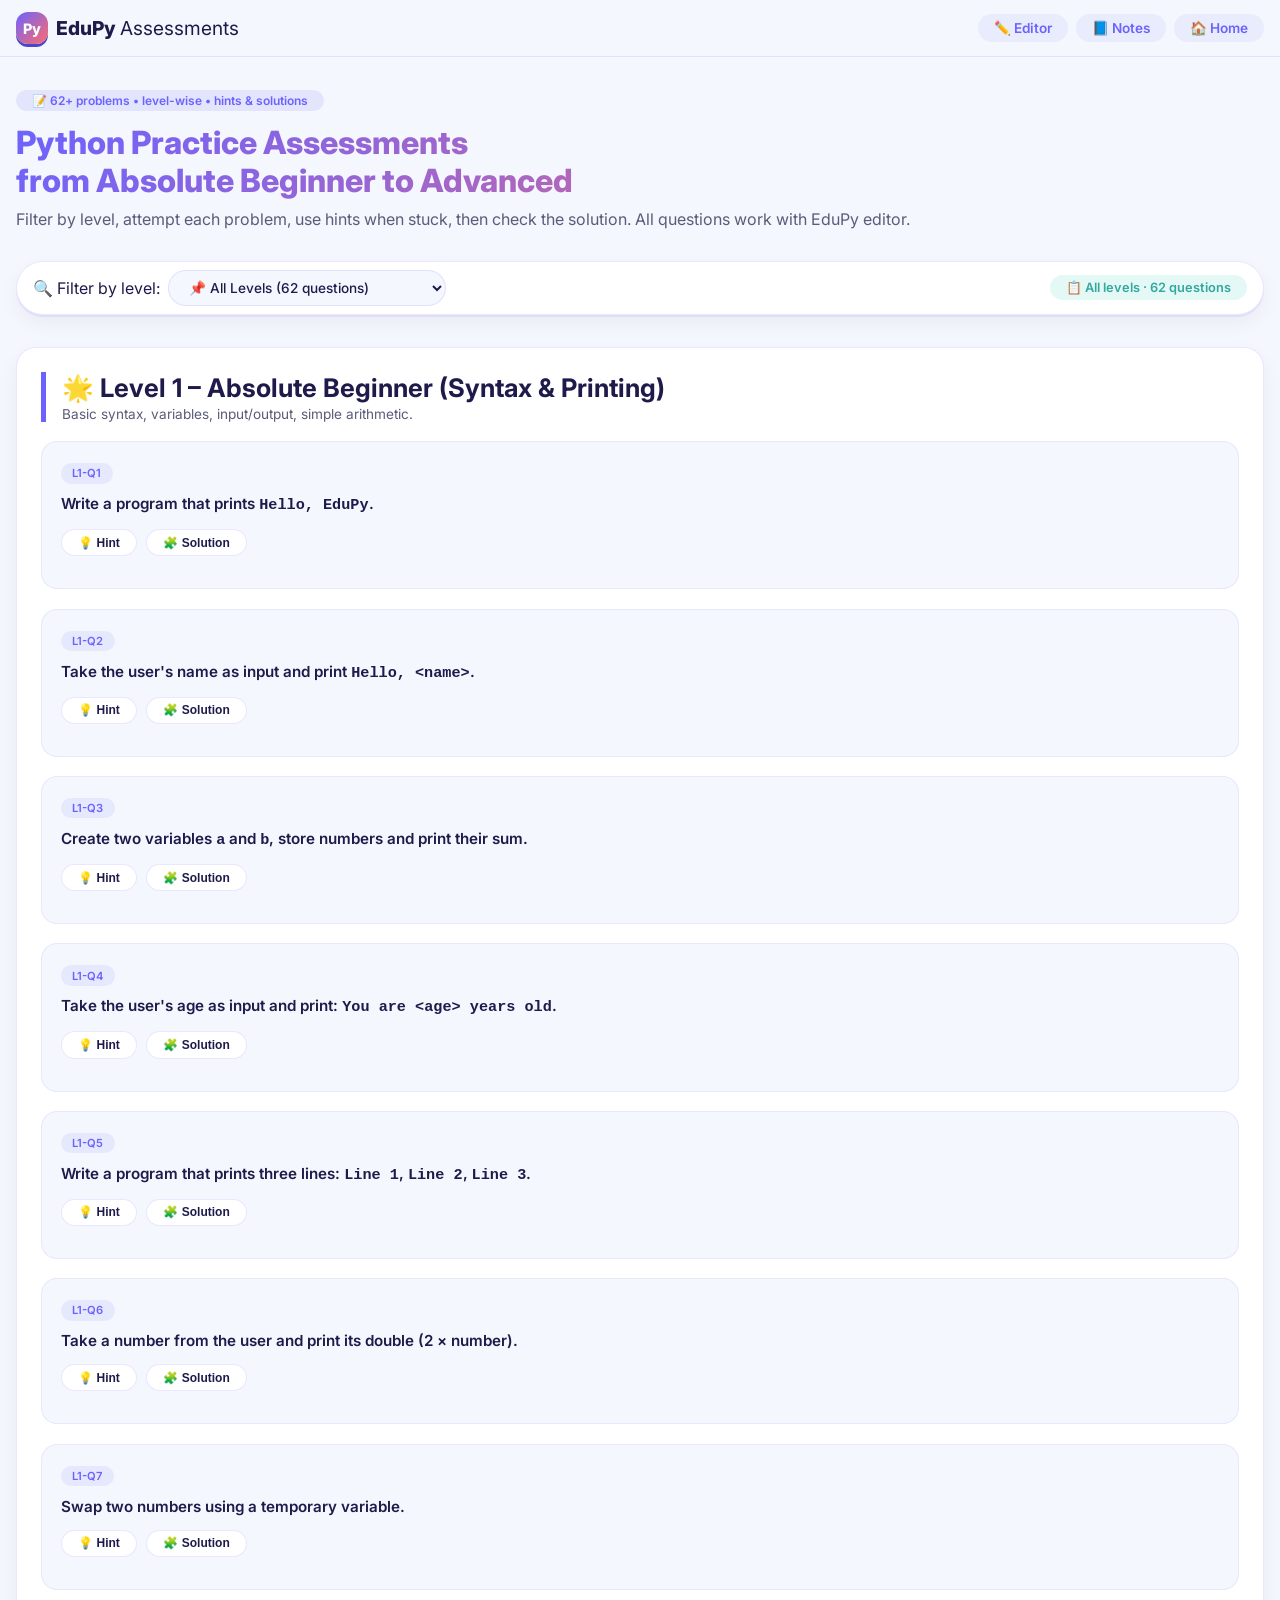
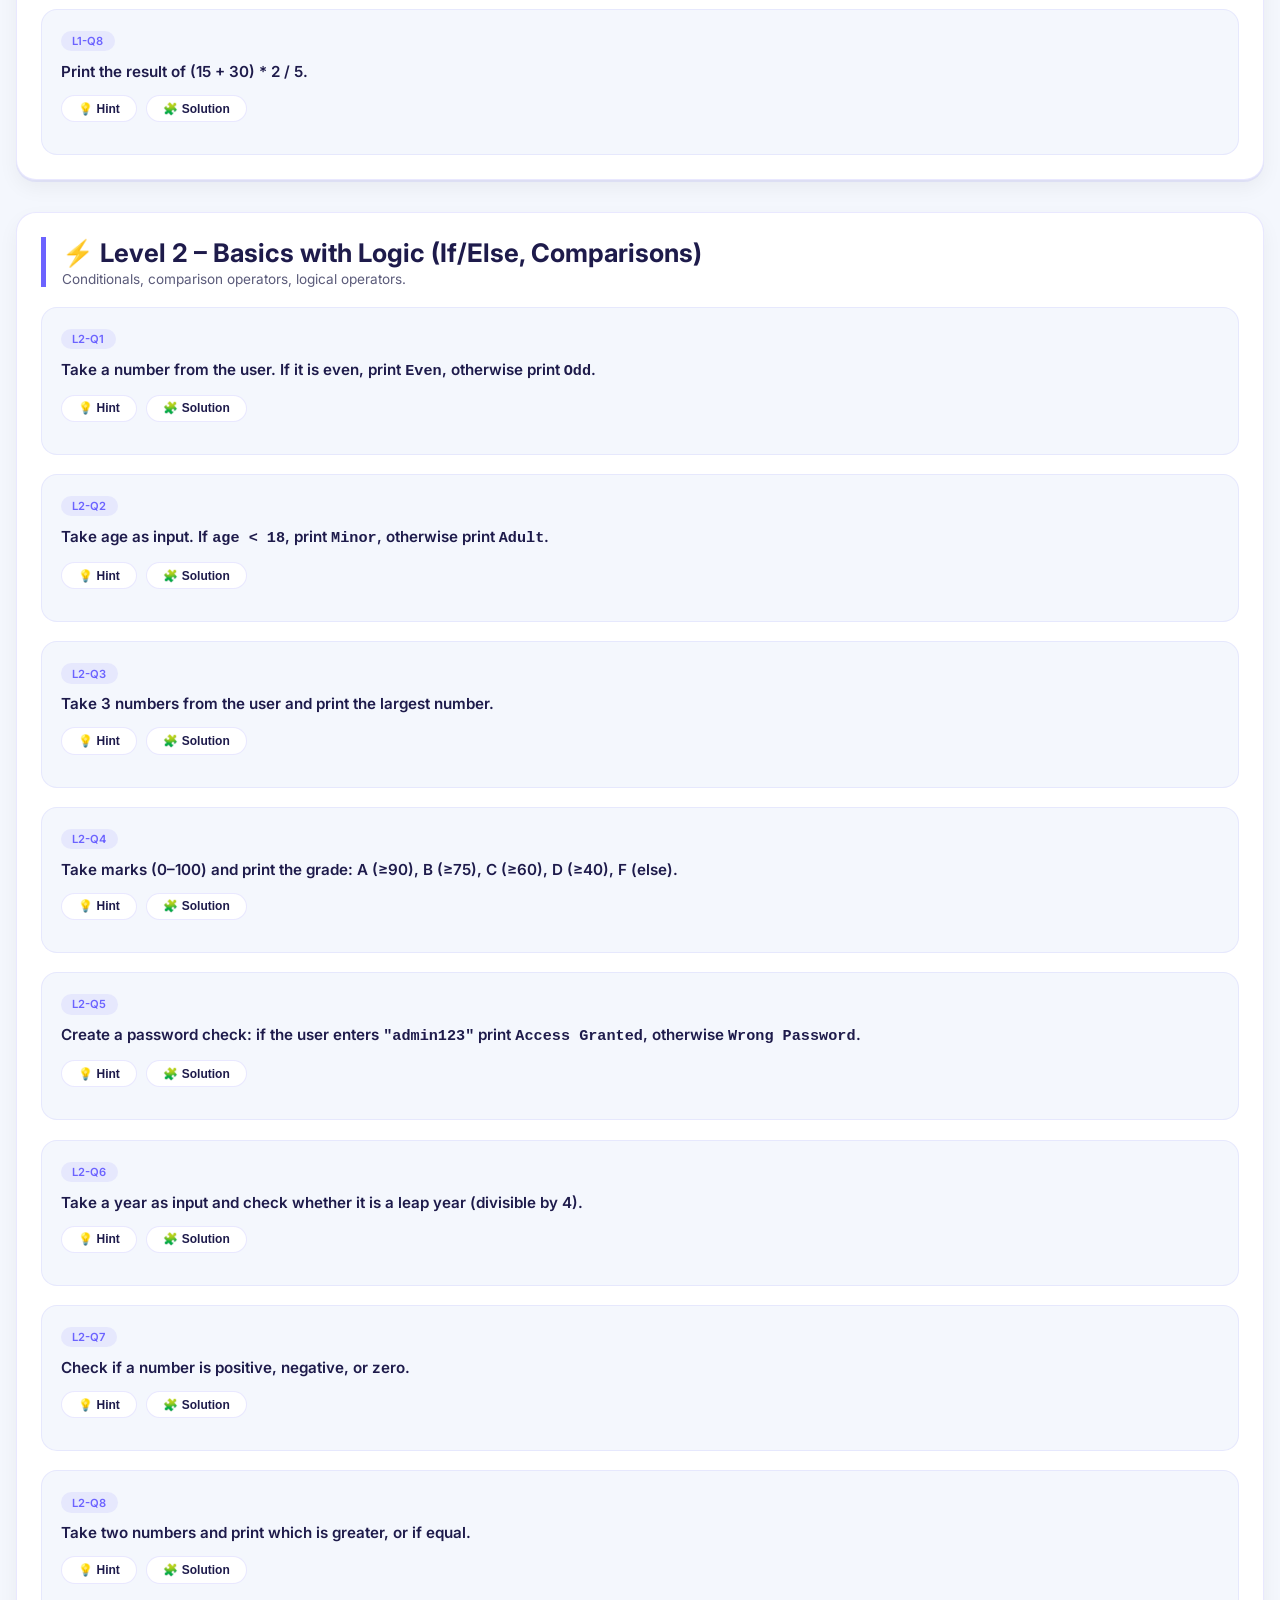
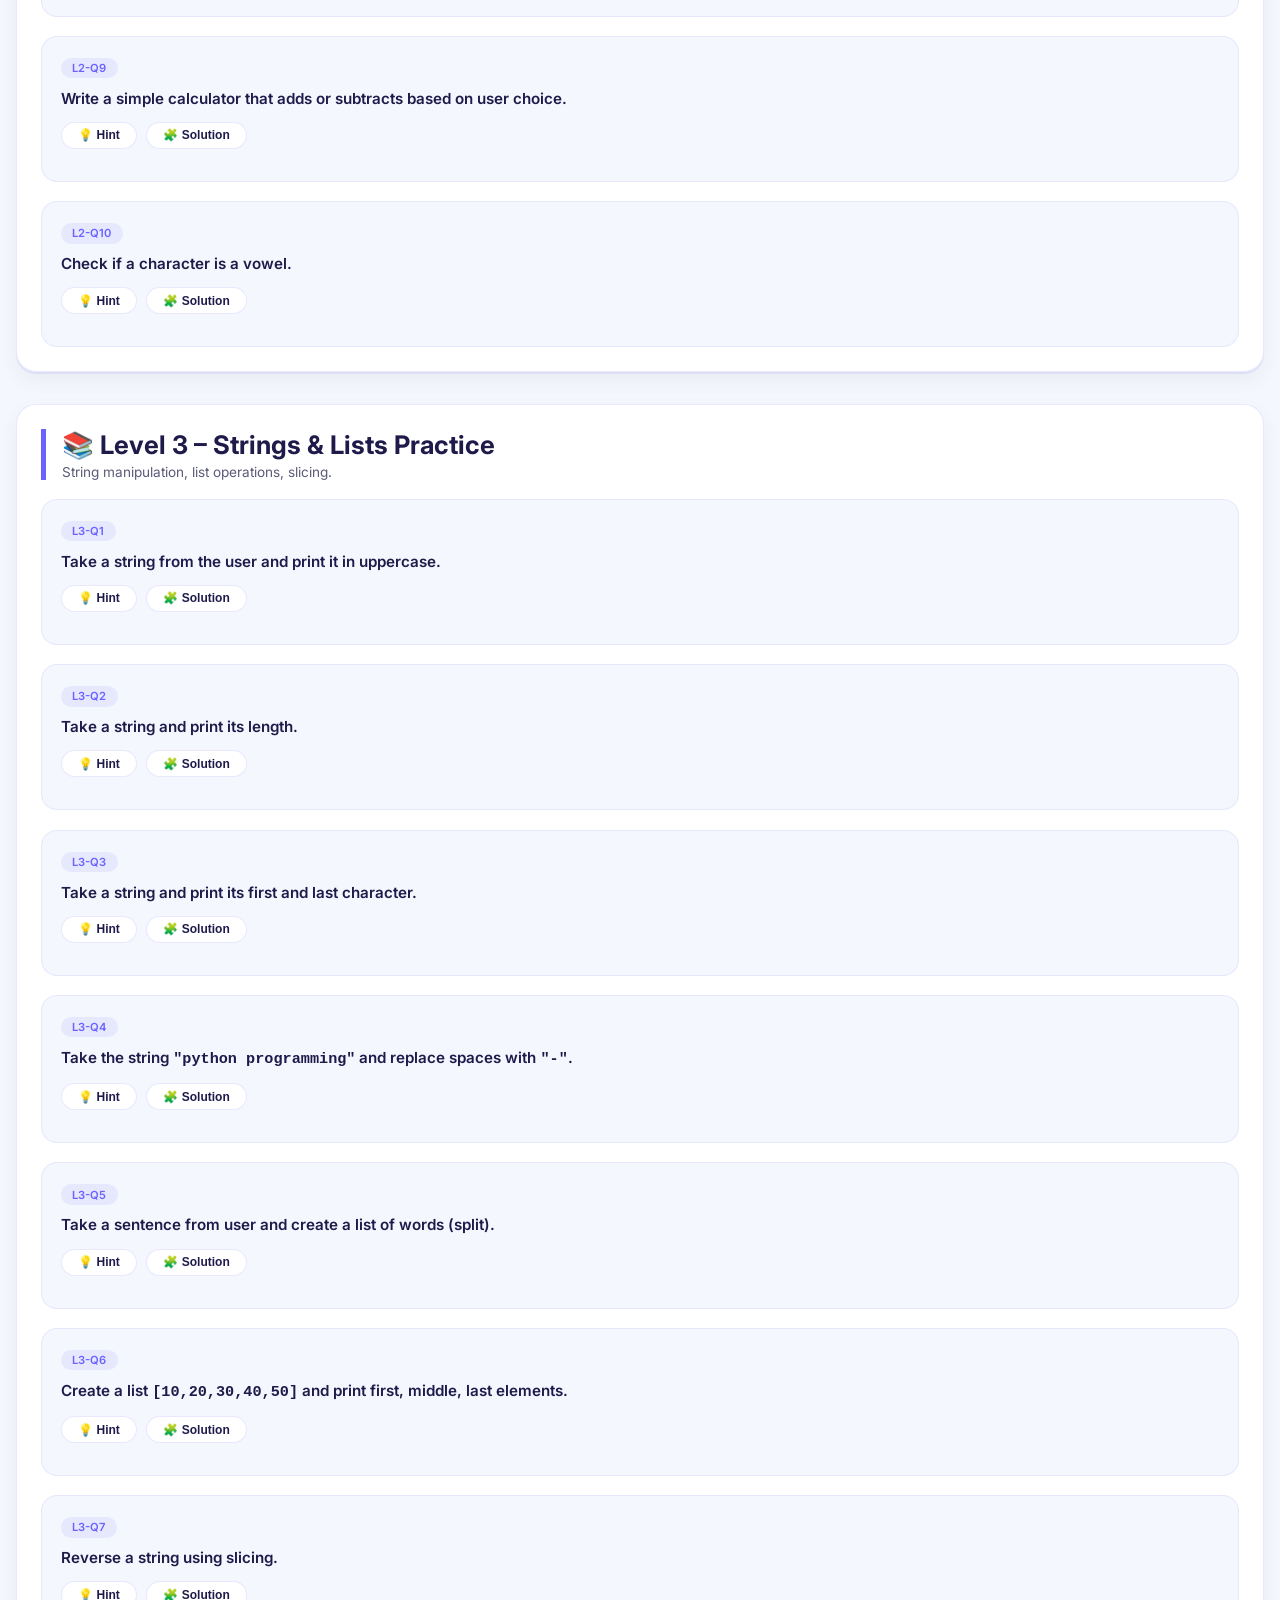
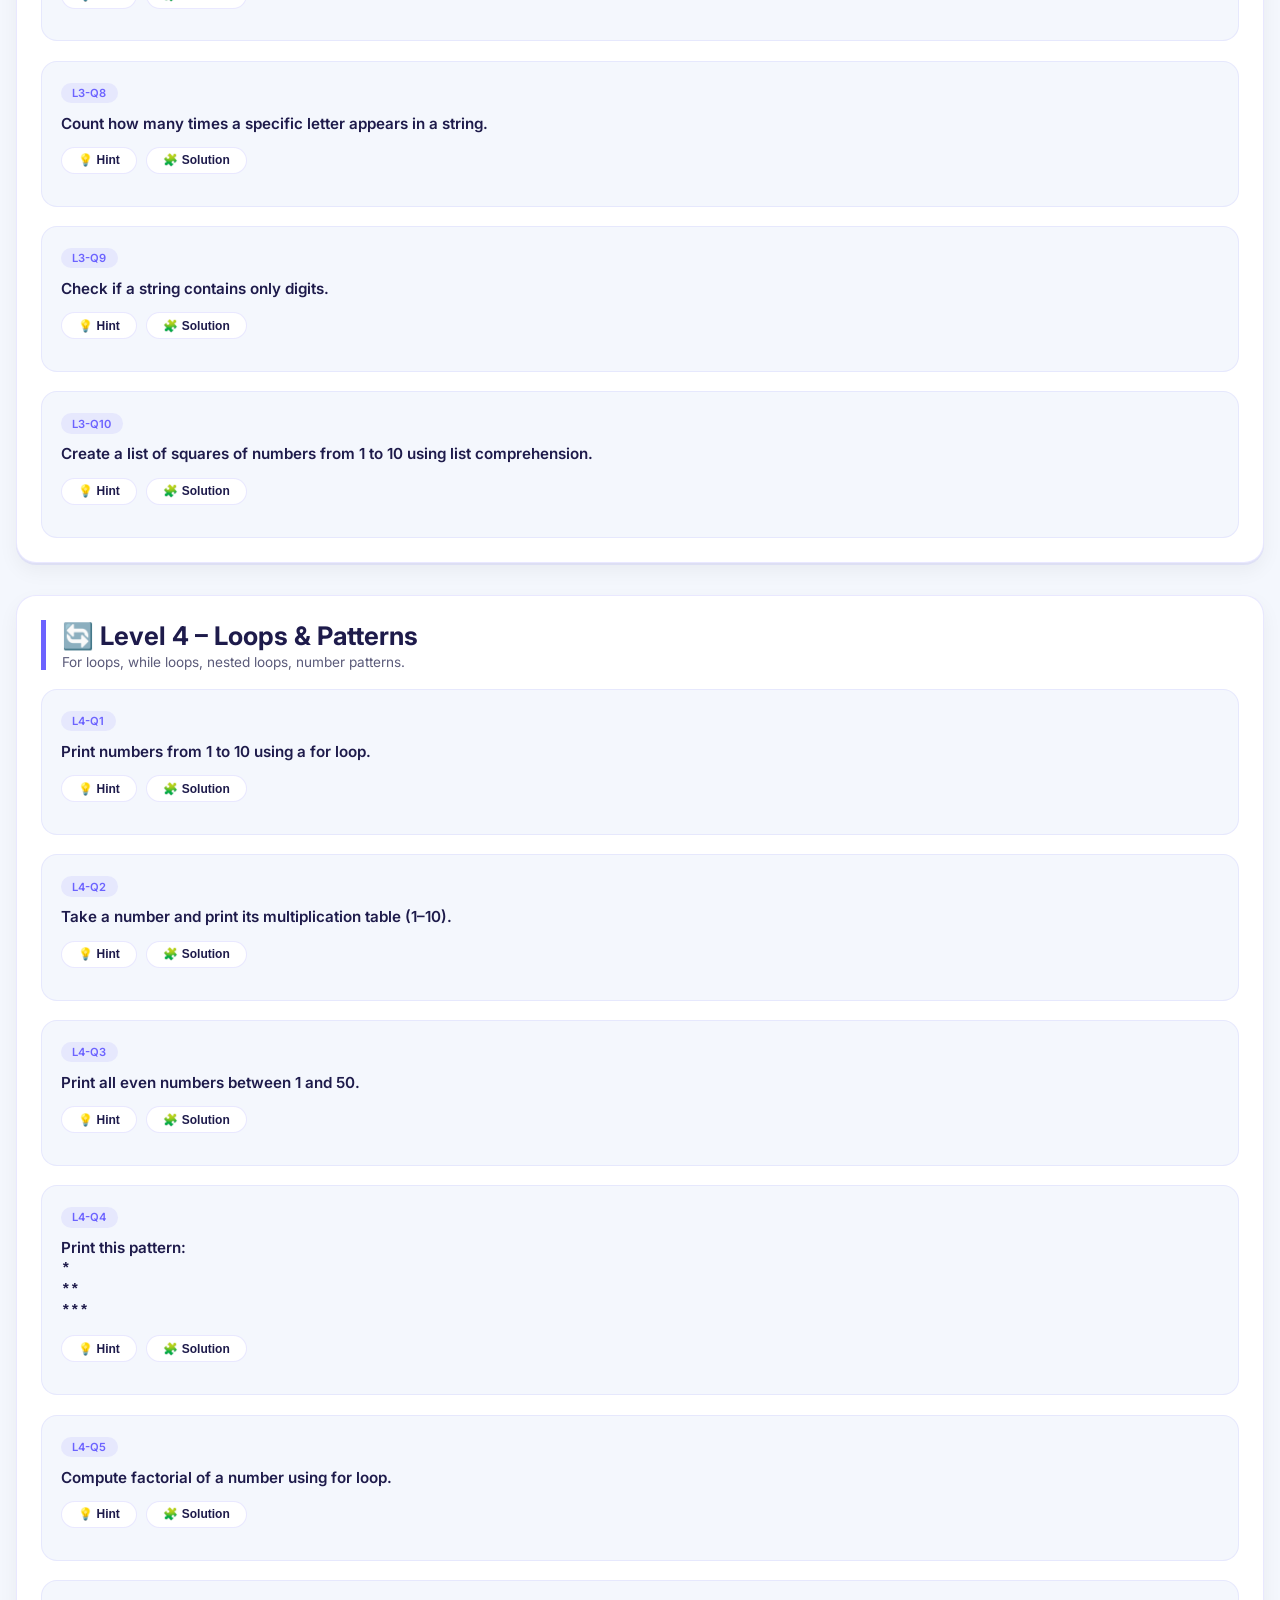
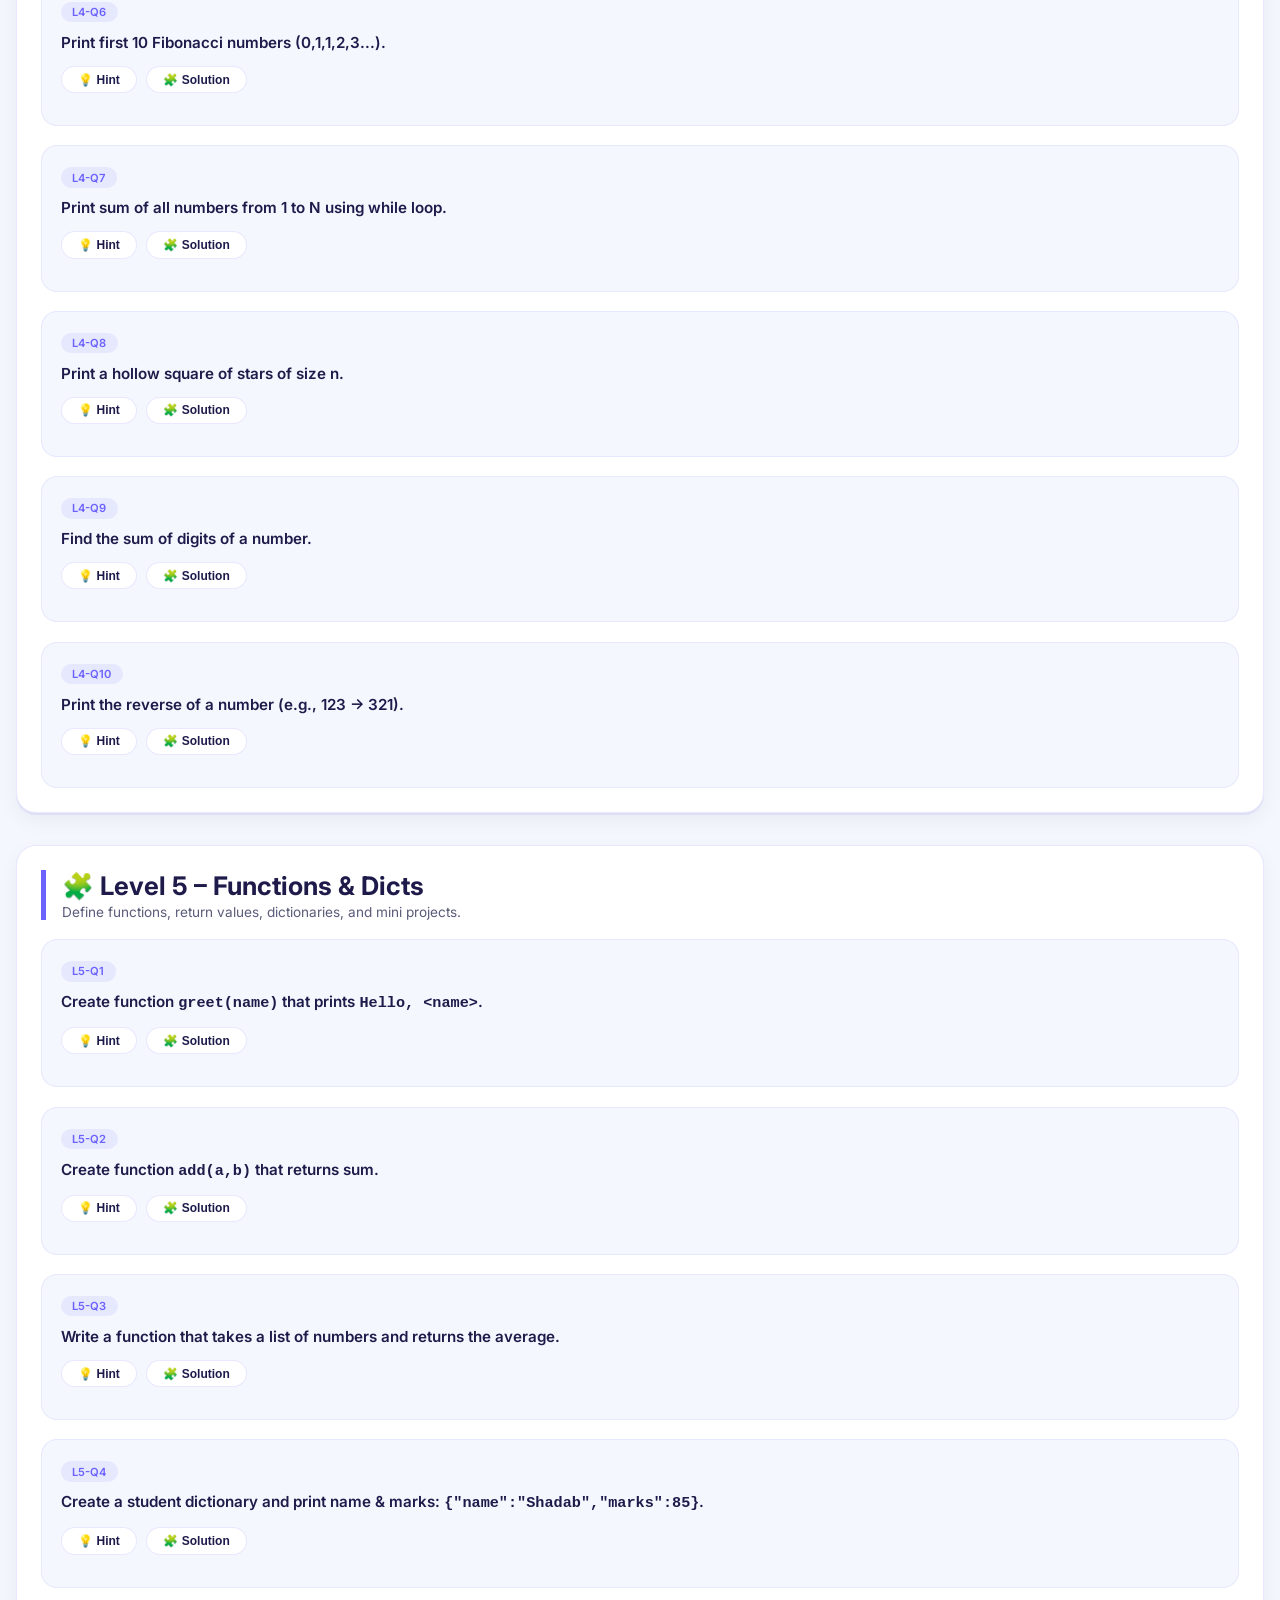
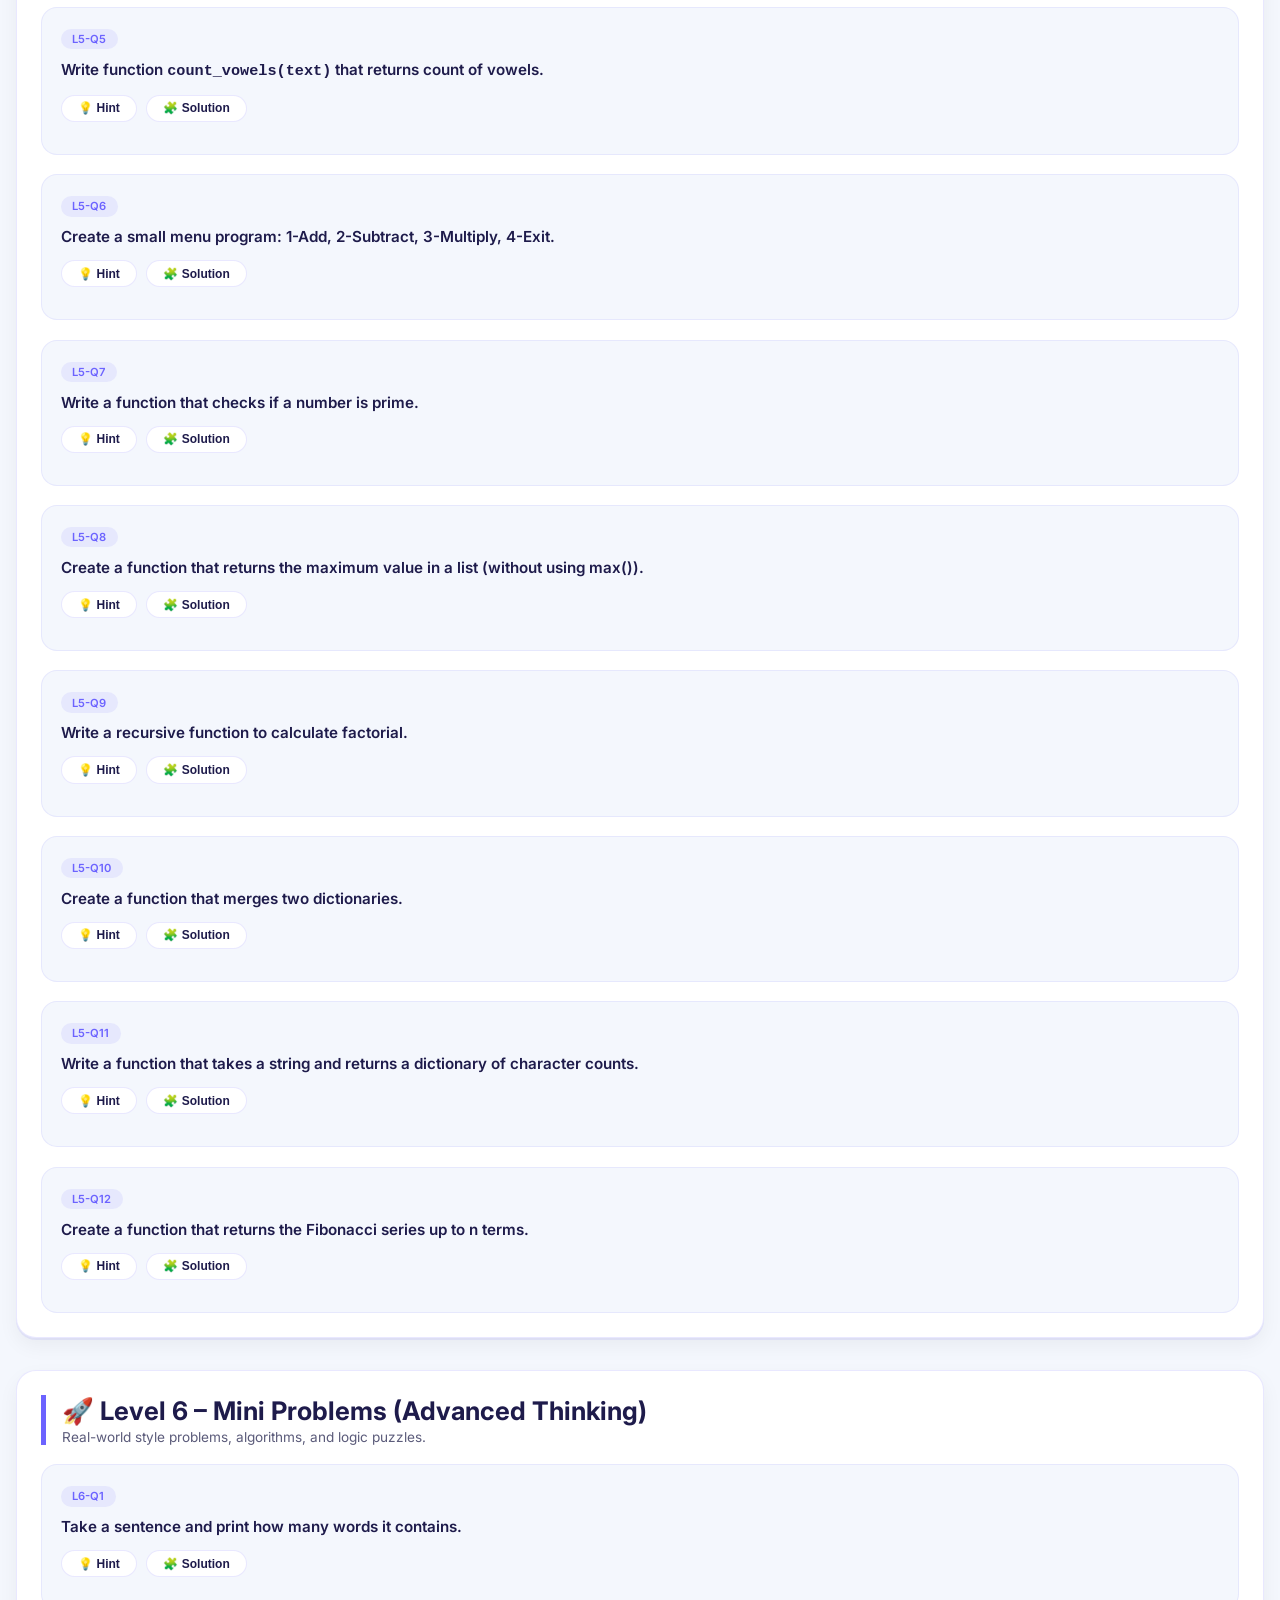
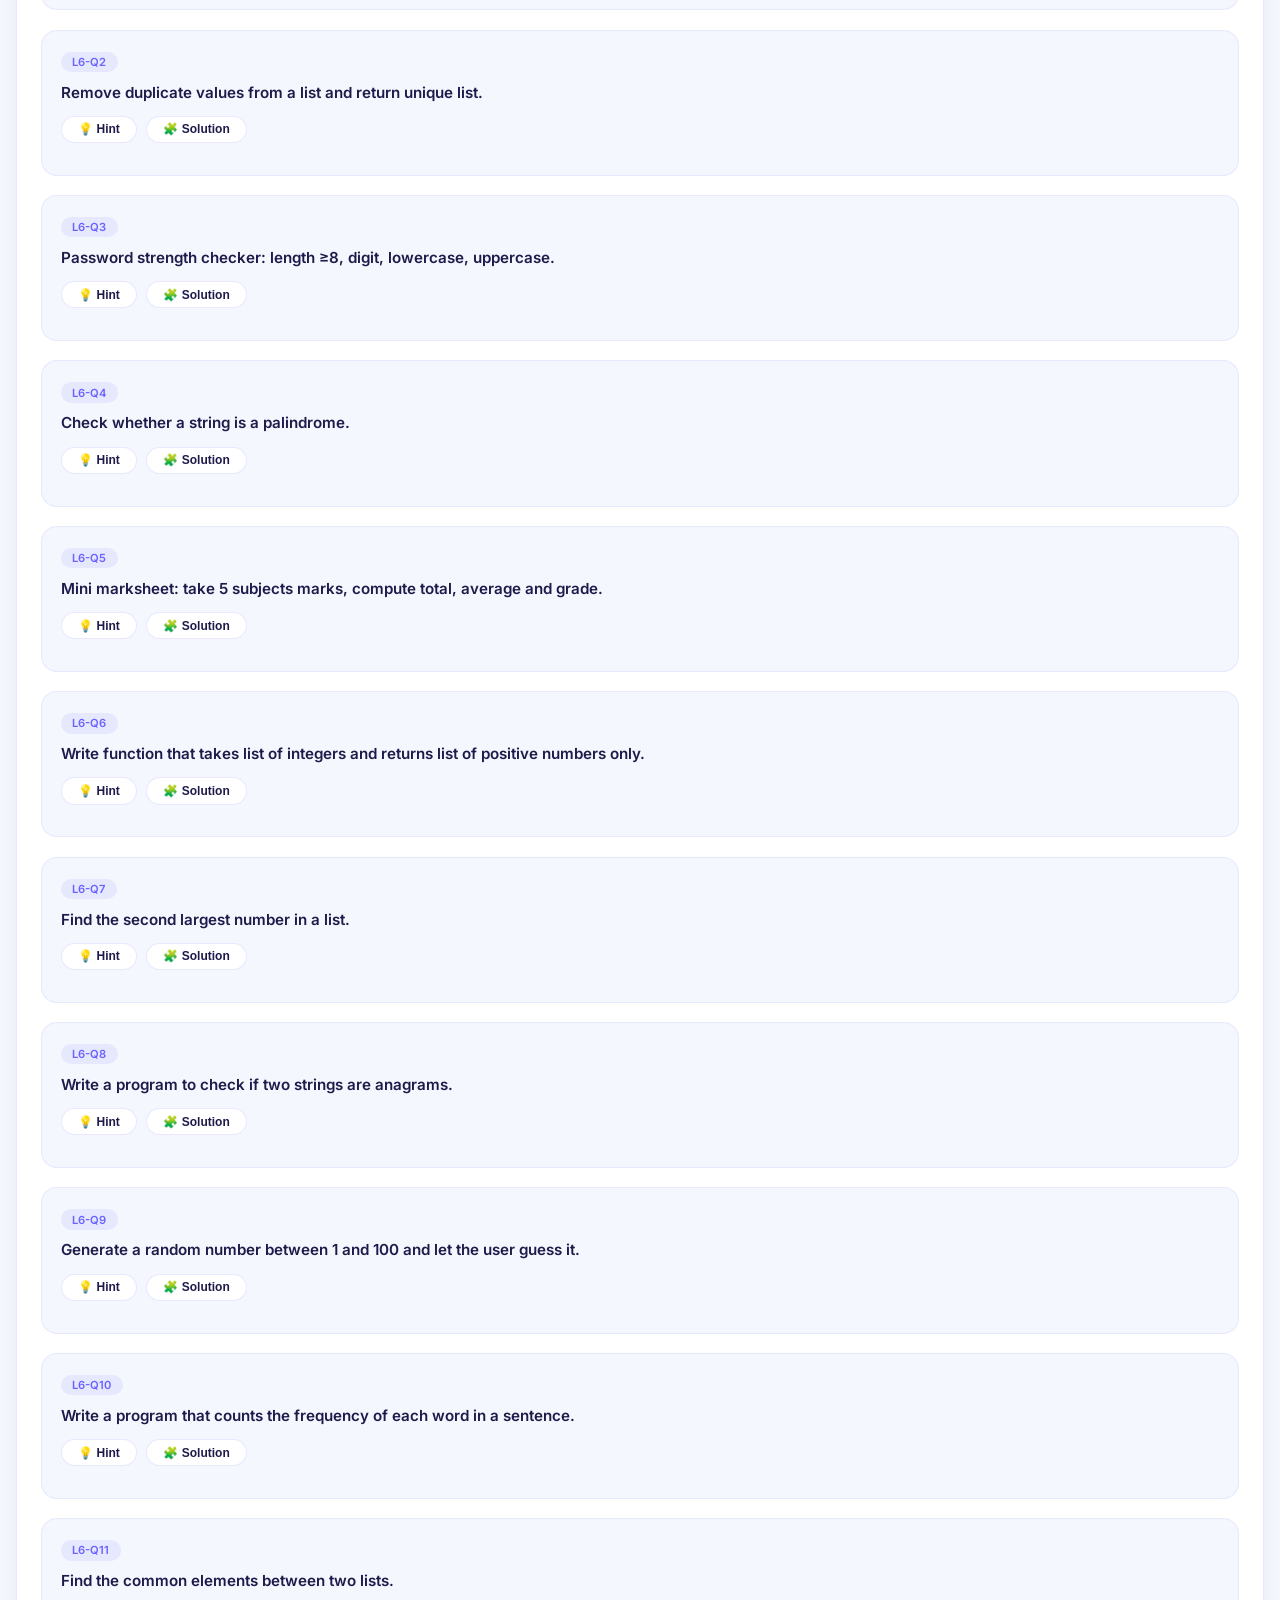
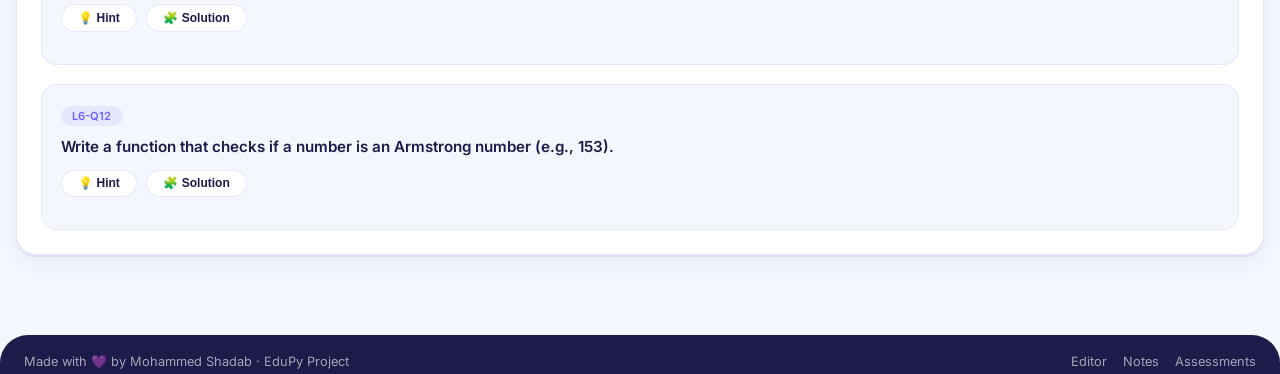
<file: assessments.html>
<!DOCTYPE html>
<html lang="en">
<head>
  <meta charset="UTF-8">
  <meta name="viewport" content="width=device-width, initial-scale=1.0, user-scalable=yes, viewport-fit=cover">
  <title>EduPy – 60+ Python Assessments | Practice by Level</title>
  <link rel="icon" href="logo.png">
  <link href="https://fonts.googleapis.com/css2?family=Inter:opsz,wght@14..32,300;14..32,400;14..32,600;14..32,700;14..32,800&family=JetBrains+Mono:wght@400;500;600&display=swap" rel="stylesheet">
  <style>
    * {
      margin: 0;
      padding: 0;
      box-sizing: border-box;
    }

    :root {
      --purple: #6C63FF;
      --purple-dk: #4B44CC;
      --purple-lt: #8B83FF;
      --coral: #FF6B6B;
      --coral-dk: #CC4444;
      --mint: #4ECDC4;
      --mint-dk: #33A89F;
      --bg-light: #F4F7FD;
      --card-bg: #FFFFFF;
      --text-dark: #1E1B4B;
      --text-muted: #5B5B7A;
      --border-light: rgba(108, 99, 255, 0.15);
      --shadow-card: 0 8px 20px rgba(0, 0, 0, 0.05), 0 2px 0 rgba(108, 99, 255, 0.1);
      --radius-xl: 28px;
      --radius-lg: 20px;
      --radius-md: 16px;
      --transition: all 0.25s cubic-bezier(0.2, 0.9, 0.4, 1.1);
    }

    body {
      font-family: 'Inter', sans-serif;
      background: var(--bg-light);
      color: var(--text-dark);
      scroll-behavior: smooth;
    }

    /* glass navbar - same as home */
    .navbar {
      position: sticky;
      top: 0;
      z-index: 100;
      background: rgba(244, 247, 253, 0.85);
      backdrop-filter: blur(12px);
      border-bottom: 1px solid var(--border-light);
      display: flex;
      align-items: center;
      justify-content: space-between;
      padding: 0.75rem 1rem;
      flex-wrap: wrap;
      gap: 0.8rem;
    }

    .logo {
      display: flex;
      align-items: center;
      gap: 0.5rem;
      font-weight: 800;
      font-size: 1.2rem;
    }

    .logo-icon {
      background: linear-gradient(135deg, var(--purple), var(--coral));
      width: 32px;
      height: 32px;
      border-radius: 12px;
      display: flex;
      align-items: center;
      justify-content: center;
      font-weight: 800;
      font-size: 0.9rem;
      color: white;
      box-shadow: 0 3px 0 var(--purple-dk);
    }

    .nav-links {
      display: flex;
      gap: 0.5rem;
      flex-wrap: wrap;
    }

    .nav-btn {
      padding: 0.4rem 1rem;
      border-radius: 40px;
      font-weight: 600;
      text-decoration: none;
      background: rgba(108, 99, 255, 0.08);
      color: var(--purple);
      transition: 0.2s;
      font-size: 0.85rem;
      display: inline-flex;
      align-items: center;
      gap: 6px;
    }

    .nav-btn.primary {
      background: var(--purple);
      color: white;
      box-shadow: 0 2px 6px rgba(108, 99, 255, 0.3);
    }

    .nav-btn:hover {
      transform: translateY(-2px);
      background: var(--purple);
      color: white;
    }

    /* main container */
    .app-container {
      max-width: 1300px;
      margin: 0 auto;
      padding: 2rem 1rem;
    }

    /* hero section */
    .hero-section {
      margin-bottom: 2rem;
    }

    .hero-badge {
      background: rgba(108, 99, 255, 0.12);
      display: inline-block;
      padding: 0.2rem 1rem;
      border-radius: 40px;
      font-size: 0.75rem;
      font-weight: 600;
      color: var(--purple);
      margin-bottom: 0.8rem;
    }

    .hero-title {
      font-size: 2rem;
      font-weight: 800;
      background: linear-gradient(135deg, var(--purple), var(--coral));
      -webkit-background-clip: text;
      background-clip: text;
      color: transparent;
      line-height: 1.2;
    }

    /* filter bar */
    .filter-bar {
      background: white;
      border-radius: 60px;
      padding: 0.5rem 1rem;
      display: flex;
      align-items: center;
      justify-content: space-between;
      flex-wrap: wrap;
      gap: 0.8rem;
      margin: 1.5rem 0 2rem;
      box-shadow: var(--shadow-card);
      border: 1px solid var(--border-light);
    }

    .filter-group {
      display: flex;
      align-items: center;
      gap: 0.5rem;
      flex-wrap: wrap;
    }

    .level-select {
      background: var(--bg-light);
      border: 1px solid var(--border-light);
      padding: 0.5rem 1rem;
      border-radius: 40px;
      font-weight: 500;
      color: var(--text-dark);
      font-size: 0.85rem;
      cursor: pointer;
      font-family: inherit;
    }

    .stats-badge {
      background: rgba(78, 205, 196, 0.15);
      padding: 0.3rem 1rem;
      border-radius: 40px;
      font-size: 0.8rem;
      color: var(--mint-dk);
      font-weight: 600;
    }

    /* questions grid */
    .questions-grid {
      display: flex;
      flex-direction: column;
      gap: 2rem;
    }

    .level-section {
      scroll-margin-top: 90px;
      background: var(--card-bg);
      border-radius: var(--radius-lg);
      padding: 1.5rem;
      box-shadow: var(--shadow-card);
      border: 1px solid var(--border-light);
      transition: var(--transition);
    }

    .level-section:hover {
      transform: translateY(-3px);
      box-shadow: 0 20px 30px -12px rgba(108, 99, 255, 0.2);
    }

    .level-header {
      display: flex;
      align-items: baseline;
      justify-content: space-between;
      flex-wrap: wrap;
      margin-bottom: 1.2rem;
      border-left: 5px solid var(--purple);
      padding-left: 1rem;
    }

    .level-title {
      font-size: 1.6rem;
      font-weight: 700;
    }

    .level-desc {
      font-size: 0.85rem;
      color: var(--text-muted);
      margin-top: 0.2rem;
    }

    .question-list {
      list-style: none;
      display: flex;
      flex-direction: column;
      gap: 1.2rem;
    }

    .question-item {
      background: var(--bg-light);
      border-radius: var(--radius-md);
      padding: 1.2rem;
      border: 1px solid rgba(108, 99, 255, 0.1);
      transition: var(--transition);
    }

    .question-item:hover {
      border-color: var(--purple-lt);
      box-shadow: 0 4px 12px rgba(108, 99, 255, 0.08);
    }

    .question-meta {
      font-size: 0.7rem;
      font-weight: 600;
      color: var(--purple);
      background: rgba(108, 99, 255, 0.1);
      display: inline-block;
      padding: 0.2rem 0.7rem;
      border-radius: 30px;
      margin-bottom: 0.6rem;
    }

    .question-text {
      font-weight: 600;
      margin-bottom: 0.8rem;
      line-height: 1.4;
      font-size: 0.95rem;
    }

    .question-actions {
      display: flex;
      gap: 0.6rem;
      flex-wrap: wrap;
      margin-bottom: 0.8rem;
    }

    .qa-btn {
      border-radius: 40px;
      border: 1px solid var(--border-light);
      background: white;
      font-size: 0.75rem;
      font-weight: 600;
      padding: 0.35rem 1rem;
      color: var(--text-dark);
      cursor: pointer;
      display: inline-flex;
      align-items: center;
      gap: 0.4rem;
      transition: all 0.2s ease;
    }

    .qa-btn:hover {
      background: var(--purple);
      color: white;
      border-color: var(--purple);
      transform: translateY(-2px);
    }

    .hint-box, .solution-box {
      display: none;
      margin-top: 0.8rem;
      border-radius: 1rem;
      padding: 0.8rem;
      font-size: 0.85rem;
      line-height: 1.5;
    }

    .hint-box.visible, .solution-box.visible {
      display: block;
    }

    .hint-box {
      background: rgba(250, 204, 21, 0.08);
      border-left: 3px solid #facc15;
      color: #92400e;
    }

    .solution-box {
      background: rgba(78, 205, 196, 0.08);
      border-left: 3px solid var(--mint);
    }

    .solution-box pre {
      margin: 0.5rem 0 0;
      font-family: 'JetBrains Mono', monospace;
      font-size: 0.75rem;
      overflow-x: auto;
      background: #1e1b4b;
      color: #e2e8f0;
      padding: 0.6rem;
      border-radius: 12px;
    }

    /* footer */
    .footer {
      background: #1e1b4b;
      padding: 1.2rem 1.5rem;
      display: flex;
      justify-content: space-between;
      flex-wrap: wrap;
      gap: 0.8rem;
      margin-top: 3rem;
      border-radius: 28px 28px 0 0;
      color: rgba(255,255,255,0.6);
      font-size: 0.8rem;
    }

    .footer a {
      color: inherit;
      text-decoration: none;
    }

    /* responsive */
    @media (max-width: 800px) {
      .navbar {
        flex-direction: column;
        align-items: stretch;
      }
      .nav-links {
        justify-content: center;
      }
      .hero-title {
        font-size: 1.6rem;
      }
      .level-title {
        font-size: 1.3rem;
      }
      .level-section {
        padding: 1rem;
      }
      .question-item {
        padding: 1rem;
      }
      .filter-bar {
        flex-direction: column;
        align-items: stretch;
        border-radius: 24px;
      }
    }

    @media (max-width: 480px) {
      .app-container {
        padding: 1rem 0.8rem;
      }
      .question-text {
        font-size: 0.88rem;
      }
      .qa-btn {
        padding: 0.3rem 0.8rem;
        font-size: 0.7rem;
      }
    }

    /* scroll padding */
    html {
      scroll-padding-top: 100px;
    }

    button, .qa-btn, .nav-btn {
      cursor: pointer;
      -webkit-tap-highlight-color: transparent;
    }
  </style>
</head>
<body>

<nav class="navbar">
  <div class="logo">
    <div class="logo-icon">Py</div>
    <span>EduPy <span style="font-weight: 400;">Assessments</span></span>
  </div>
  <div class="nav-links">
    <a href="home.html" class="nav-btn">✏️ Editor</a>
    <a href="notes.html" class="nav-btn">📘 Notes</a>
    <a href="index.html" class="nav-btn">🏠 Home</a>
  </div>
</nav>

<div class="app-container">
  <div class="hero-section">
    <div class="hero-badge">📝 62+ problems • level-wise • hints & solutions</div>
    <h1 class="hero-title">Python Practice Assessments<br>from Absolute Beginner to Advanced</h1>
    <p style="margin-top: 0.5rem; color: var(--text-muted);">Filter by level, attempt each problem, use hints when stuck, then check the solution. All questions work with EduPy editor.</p>
  </div>

  <div class="filter-bar">
    <div class="filter-group">
      <span>🔍 Filter by level:</span>
      <select id="levelFilter" class="level-select">
        <option value="all">📌 All Levels (62 questions)</option>
        <option value="L1">🌟 Level 1 – Absolute Beginner (8)</option>
        <option value="L2">⚡ Level 2 – Basics with Logic (10)</option>
        <option value="L3">📚 Level 3 – Strings & Lists (10)</option>
        <option value="L4">🔄 Level 4 – Loops & Patterns (10)</option>
        <option value="L5">🧩 Level 5 – Functions & Dicts (12)</option>
        <option value="L6">🚀 Level 6 – Mini Problems (12)</option>
      </select>
    </div>
    <div class="stats-badge" id="questionCount">📋 All levels · 62 questions</div>
  </div>

  <div class="questions-grid" id="questionsContainer">
    <!-- dynamically injected with 62 questions -->
  </div>
</div>

<footer class="footer">
  <span>Made with 💜 by Mohammed Shadab · EduPy Project</span>
  <div style="display: flex; gap: 1rem; flex-wrap: wrap;">
    <a href="home.html">Editor</a>
    <a href="notes.html">Notes</a>
    <a href="assessments.html">Assessments</a>
  </div>
</footer>

<script>
  // ---------- 62+ PYTHON PRACTICE QUESTIONS (ENGLISH ONLY) ----------
  const levelsData = [
    { id: "L1", title: "🌟 Level 1 – Absolute Beginner (Syntax & Printing)", desc: "Basic syntax, variables, input/output, simple arithmetic.",
      questions: [
        { text: "Write a program that prints <code>Hello, EduPy</code>.", hint: "Use the <code>print()</code> function. Put the text inside quotation marks.", solution: "print(\"Hello, EduPy\")" },
        { text: "Take the user's name as input and print <code>Hello, &lt;name&gt;</code>.", hint: "Use <code>input()</code> to get the name, then combine the string and the variable in <code>print()</code>.", solution: "name = input(\"Enter your name: \")\nprint(\"Hello,\", name)" },
        { text: "Create two variables <code>a</code> and <code>b</code>, store numbers and print their sum.", hint: "Store numbers in <code>a</code> and <code>b</code>, then print <code>a + b</code>.", solution: "a = 10\nb = 20\nsum = a + b\nprint(\"Sum =\", sum)" },
        { text: "Take the user's age as input and print: <code>You are &lt;age&gt; years old</code>.", hint: "<code>input()</code> returns a string. You can print it directly with concatenation.", solution: "age = input(\"Enter your age: \")\nprint(\"You are\", age, \"years old\")" },
        { text: "Write a program that prints three lines: <code>Line 1</code>, <code>Line 2</code>, <code>Line 3</code>.", hint: "Use a separate <code>print()</code> statement for each line.", solution: "print(\"Line 1\")\nprint(\"Line 2\")\nprint(\"Line 3\")" },
        { text: "Take a number from the user and print its double (2 × number).", hint: "Use <code>int()</code> to convert the input to a number. Then multiply by 2.", solution: "n = int(input(\"Enter a number: \"))\nresult = 2 * n\nprint(\"Double =\", result)" },
        { text: "Swap two numbers using a temporary variable.", hint: "Use a third variable to hold one value while swapping.", solution: "a = 5\nb = 10\ntemp = a\na = b\nb = temp\nprint(\"a =\", a, \"b =\", b)" },
        { text: "Print the result of (15 + 30) * 2 / 5.", hint: "Python follows BODMAS. Just print the expression.", solution: "print((15 + 30) * 2 / 5)" }
      ] },
    { id: "L2", title: "⚡ Level 2 – Basics with Logic (If/Else, Comparisons)", desc: "Conditionals, comparison operators, logical operators.",
      questions: [
        { text: "Take a number from the user. If it is even, print <code>Even</code>, otherwise print <code>Odd</code>.", hint: "Use modulo operator <code>%</code>. If <code>n % 2 == 0</code> the number is even.", solution: "n = int(input(\"Enter a number: \"))\nif n % 2 == 0:\n    print(\"Even\")\nelse:\n    print(\"Odd\")" },
        { text: "Take age as input. If <code>age &lt; 18</code>, print <code>Minor</code>, otherwise print <code>Adult</code>.", hint: "Check <code>if age &lt; 18</code> inside the <code>if</code> statement; otherwise run <code>else</code>.", solution: "age = int(input(\"Enter age: \"))\nif age < 18:\n    print(\"Minor\")\nelse:\n    print(\"Adult\")" },
        { text: "Take 3 numbers from the user and print the largest number.", hint: "Assume max = first number, then compare and update.", solution: "a = int(input(\"First: \"))\nb = int(input(\"Second: \"))\nc = int(input(\"Third: \"))\nmax_val = a\nif b > max_val: max_val = b\nif c > max_val: max_val = c\nprint(\"Largest is\", max_val)" },
        { text: "Take marks (0–100) and print the grade: A (≥90), B (≥75), C (≥60), D (≥40), F (else).", hint: "Use an <code>if/elif/else</code> chain.", solution: "marks = int(input(\"Enter marks: \"))\nif marks >= 90: print(\"Grade A\")\nelif marks >= 75: print(\"Grade B\")\nelif marks >= 60: print(\"Grade C\")\nelif marks >= 40: print(\"Grade D\")\nelse: print(\"Grade F\")" },
        { text: "Create a password check: if the user enters <code>\"admin123\"</code> print <code>Access Granted</code>, otherwise <code>Wrong Password</code>.", hint: "Use condition <code>if entered == \"admin123\"</code>.", solution: "pwd = input(\"Enter password: \")\nif pwd == \"admin123\":\n    print(\"Access Granted\")\nelse:\n    print(\"Wrong Password\")" },
        { text: "Take a year as input and check whether it is a leap year (divisible by 4).", hint: "If <code>year % 4 == 0</code> then leap year.", solution: "year = int(input(\"Enter year: \"))\nif year % 4 == 0:\n    print(\"Leap year\")\nelse:\n    print(\"Not a leap year\")" },
        { text: "Check if a number is positive, negative, or zero.", hint: "Use if-elif-else with >0, <0, ==0.", solution: "n = int(input(\"Enter number: \"))\nif n > 0: print(\"Positive\")\nelif n < 0: print(\"Negative\")\nelse: print(\"Zero\")" },
        { text: "Take two numbers and print which is greater, or if equal.", hint: "Use if-elif-else comparisons.", solution: "a = int(input(\"a: \"))\nb = int(input(\"b: \"))\nif a > b: print(\"a is greater\")\nelif b > a: print(\"b is greater\")\nelse: print(\"Equal\")" },
        { text: "Write a simple calculator that adds or subtracts based on user choice.", hint: "Take operator as input, then perform operation.", solution: "a = int(input(\"a: \"))\nb = int(input(\"b: \"))\nop = input(\"Enter + or -: \")\nif op == '+': print(a+b)\nelif op == '-': print(a-b)\nelse: print(\"Invalid\")" },
        { text: "Check if a character is a vowel.", hint: "Check if char in 'aeiouAEIOU'.", solution: "ch = input(\"Enter a character: \")\nif ch in 'aeiouAEIOU':\n    print(\"Vowel\")\nelse:\n    print(\"Consonant\")" }
      ] },
    { id: "L3", title: "📚 Level 3 – Strings & Lists Practice", desc: "String manipulation, list operations, slicing.",
      questions: [
        { text: "Take a string from the user and print it in uppercase.", hint: "Use <code>.upper()</code> method.", solution: "text = input(\"Enter text: \")\nprint(text.upper())" },
        { text: "Take a string and print its length.", hint: "Use <code>len()</code> function.", solution: "text = input(\"Enter text: \")\nprint(\"Length =\", len(text))" },
        { text: "Take a string and print its first and last character.", hint: "First char: <code>text[0]</code>, last: <code>text[-1]</code>.", solution: "text = input(\"Enter text: \")\nif len(text) > 0:\n    print(\"First:\", text[0], \"Last:\", text[-1])" },
        { text: "Take the string <code>\"python programming\"</code> and replace spaces with <code>\"-\"</code>.", hint: "Use <code>.replace(\" \", \"-\")</code>.", solution: "text = \"python programming\"\nresult = text.replace(\" \", \"-\")\nprint(result)" },
        { text: "Take a sentence from user and create a list of words (split).", hint: "Use <code>.split()</code>.", solution: "sentence = input(\"Enter a sentence: \")\nwords = sentence.split()\nprint(words)" },
        { text: "Create a list <code>[10,20,30,40,50]</code> and print first, middle, last elements.", hint: "Index 0, 2, -1.", solution: "nums = [10,20,30,40,50]\nprint(\"First:\", nums[0], \"Middle:\", nums[2], \"Last:\", nums[-1])" },
        { text: "Reverse a string using slicing.", hint: "Use <code>s[::-1]</code>.", solution: "s = input(\"Enter string: \")\nprint(\"Reversed:\", s[::-1])" },
        { text: "Count how many times a specific letter appears in a string.", hint: "Use <code>.count()</code> method or loop.", solution: "s = input(\"String: \")\nch = input(\"Letter: \")\nprint(s.count(ch))" },
        { text: "Check if a string contains only digits.", hint: "Use <code>.isdigit()</code>.", solution: "s = input(\"Enter: \")\nif s.isdigit(): print(\"Only digits\")\nelse: print(\"Contains other characters\")" },
        { text: "Create a list of squares of numbers from 1 to 10 using list comprehension.", hint: "[x*x for x in range(1,11)]", solution: "squares = [x*x for x in range(1,11)]\nprint(squares)" }
      ] },
    { id: "L4", title: "🔄 Level 4 – Loops & Patterns", desc: "For loops, while loops, nested loops, number patterns.",
      questions: [
        { text: "Print numbers from 1 to 10 using a for loop.", hint: "Use <code>range(1,11)</code>.", solution: "for i in range(1,11):\n    print(i)" },
        { text: "Take a number and print its multiplication table (1–10).", hint: "Loop i from 1 to 10 and print n*i.", solution: "n = int(input(\"Enter number: \"))\nfor i in range(1,11):\n    print(n, \"x\", i, \"=\", n*i)" },
        { text: "Print all even numbers between 1 and 50.", hint: "Check <code>i % 2 == 0</code>.", solution: "for i in range(1,51):\n    if i%2==0: print(i)" },
        { text: "Print this pattern:\n<pre>*\n**\n***</pre>", hint: "Use string multiplication: <code>\"*\" * i</code>.", solution: "for i in range(1,4):\n    print(\"*\" * i)" },
        { text: "Compute factorial of a number using for loop.", hint: "Start result=1 and multiply i from 1 to n.", solution: "n = int(input(\"Enter number: \"))\nfact = 1\nfor i in range(1, n+1):\n    fact *= i\nprint(\"Factorial =\", fact)" },
        { text: "Print first 10 Fibonacci numbers (0,1,1,2,3...).", hint: "Keep a=0,b=1; update each step.", solution: "a,b = 0,1\nfor i in range(10):\n    print(a)\n    a,b = b, a+b" },
        { text: "Print sum of all numbers from 1 to N using while loop.", hint: "Initialize sum=0, i=1, while i<=n.", solution: "n = int(input(\"N: \"))\ns=0\ni=1\nwhile i<=n:\n    s+=i\n    i+=1\nprint(s)" },
        { text: "Print a hollow square of stars of size n.", hint: "Use nested loops: print '*' for borders else space.", solution: "n = 5\nfor i in range(n):\n    for j in range(n):\n        if i==0 or i==n-1 or j==0 or j==n-1:\n            print('*', end=' ')\n        else:\n            print(' ', end=' ')\n    print()" },
        { text: "Find the sum of digits of a number.", hint: "Convert to string and sum int digits, or use while loop.", solution: "num = int(input(\"Number: \"))\ns = 0\nwhile num>0:\n    s += num%10\n    num //= 10\nprint(s)" },
        { text: "Print the reverse of a number (e.g., 123 → 321).", hint: "Multiply result*10 + remainder.", solution: "n = int(input(\"Number: \"))\nrev = 0\nwhile n>0:\n    rev = rev*10 + n%10\n    n//=10\nprint(rev)" }
      ] },
    { id: "L5", title: "🧩 Level 5 – Functions & Dicts", desc: "Define functions, return values, dictionaries, and mini projects.",
      questions: [
        { text: "Create function <code>greet(name)</code> that prints <code>Hello, &lt;name&gt;</code>.", hint: "Define with <code>def greet(name):</code>.", solution: "def greet(name):\n    print(\"Hello,\", name)\ngreet(input(\"Name: \"))" },
        { text: "Create function <code>add(a,b)</code> that returns sum.", hint: "Return a+b.", solution: "def add(a,b): return a+b\nprint(add(5,3))" },
        { text: "Write a function that takes a list of numbers and returns the average.", hint: "Sum all and divide by length.", solution: "def avg(nums):\n    return sum(nums)/len(nums)\nprint(avg([10,20,30,40]))" },
        { text: "Create a student dictionary and print name & marks: <code>{\"name\":\"Shadab\",\"marks\":85}</code>.", hint: "Access using keys.", solution: "student = {\"name\":\"Shadab\", \"marks\":85}\nprint(\"Name:\", student[\"name\"], \"Marks:\", student[\"marks\"])" },
        { text: "Write function <code>count_vowels(text)</code> that returns count of vowels.", hint: "Loop and check if char in 'aeiouAEIOU'.", solution: "def count_vowels(t):\n    return sum(1 for c in t if c.lower() in 'aeiou')\nprint(count_vowels(\"Hello World\"))" },
        { text: "Create a small menu program: 1-Add, 2-Subtract, 3-Multiply, 4-Exit.", hint: "Use while loop and if/elif.", solution: "while True:\n    print(\"1.Add 2.Sub 3.Mul 4.Exit\")\n    ch = input(\"Choice: \")\n    if ch=='4': break\n    a=int(input(\"a: \"))\n    b=int(input(\"b: \"))\n    if ch=='1': print(a+b)\n    elif ch=='2': print(a-b)\n    elif ch=='3': print(a*b)" },
        { text: "Write a function that checks if a number is prime.", hint: "Check divisibility from 2 to sqrt(n).", solution: "def is_prime(n):\n    if n<2: return False\n    for i in range(2,int(n**0.5)+1):\n        if n%i==0: return False\n    return True\nprint(is_prime(17))" },
        { text: "Create a function that returns the maximum value in a list (without using max()).", hint: "Initialize max with first element, loop and compare.", solution: "def find_max(lst):\n    m = lst[0]\n    for x in lst:\n        if x>m: m=x\n    return m\nprint(find_max([3,1,7,4]))" },
        { text: "Write a recursive function to calculate factorial.", hint: "Base case: n<=1 return 1 else n*fact(n-1).", solution: "def fact(n):\n    return 1 if n<=1 else n*fact(n-1)\nprint(fact(5))" },
        { text: "Create a function that merges two dictionaries.", hint: "Use {**dict1, **dict2} or .update().", solution: "def merge_dicts(d1,d2):\n    return {**d1, **d2}\nprint(merge_dicts({'a':1},{'b':2}))" },
        { text: "Write a function that takes a string and returns a dictionary of character counts.", hint: "Loop through string, update dict count.", solution: "def char_count(s):\n    d={}\n    for ch in s:\n        d[ch]=d.get(ch,0)+1\n    return d\nprint(char_count(\"hello\"))" },
        { text: "Create a function that returns the Fibonacci series up to n terms.", hint: "Use list and loop.", solution: "def fib_series(n):\n    a,b=0,1\n    res=[]\n    for _ in range(n):\n        res.append(a)\n        a,b=b,a+b\n    return res\nprint(fib_series(10))" }
      ] },
    { id: "L6", title: "🚀 Level 6 – Mini Problems (Advanced Thinking)", desc: "Real-world style problems, algorithms, and logic puzzles.",
      questions: [
        { text: "Take a sentence and print how many words it contains.", hint: "Use <code>.split()</code> and <code>len()</code>.", solution: "s = input(\"Sentence: \")\nprint(\"Word count:\", len(s.split()))" },
        { text: "Remove duplicate values from a list and return unique list.", hint: "Create new list and check if not already present.", solution: "nums = [1,2,2,3,4,4,5]\nunique = []\nfor n in nums:\n    if n not in unique: unique.append(n)\nprint(unique)" },
        { text: "Password strength checker: length ≥8, digit, lowercase, uppercase.", hint: "Check each char with .isdigit(), .islower(), .isupper().", solution: "pwd = input(\"Password: \")\nhas_digit=has_lower=has_upper=False\nfor ch in pwd:\n    if ch.isdigit(): has_digit=True\n    elif ch.islower(): has_lower=True\n    elif ch.isupper(): has_upper=True\nif len(pwd)>=8 and has_digit and has_lower and has_upper:\n    print(\"Strong\")\nelse: print(\"Weak\")" },
        { text: "Check whether a string is a palindrome.", hint: "Compare string with its reverse <code>s[::-1]</code>.", solution: "s = input(\"Enter text: \")\nprint(\"Palindrome\" if s == s[::-1] else \"Not palindrome\")" },
        { text: "Mini marksheet: take 5 subjects marks, compute total, average and grade.", hint: "Store in list, sum, then grade based on avg.", solution: "marks = [int(input(f\"Sub{i+1}: \")) for i in range(5)]\ntotal = sum(marks)\navg = total/5\nif avg>=90: g='A'\nelif avg>=75: g='B'\nelif avg>=60: g='C'\nelif avg>=40: g='D'\nelse: g='F'\nprint(f\"Total: {total}, Avg: {avg}, Grade: {g}\")" },
        { text: "Write function that takes list of integers and returns list of positive numbers only.", hint: "Filter numbers > 0.", solution: "def pos_only(nums):\n    return [n for n in nums if n>0]\nprint(pos_only([-3,0,5,10,-1]))" },
        { text: "Find the second largest number in a list.", hint: "Sort or track two variables.", solution: "nums = [4,2,8,6,8]\nfirst = second = float('-inf')\nfor n in nums:\n    if n > first:\n        second = first\n        first = n\n    elif n > second and n != first:\n        second = n\nprint(second)" },
        { text: "Write a program to check if two strings are anagrams.", hint: "Sort both strings and compare.", solution: "s1 = input(\"String1: \")\ns2 = input(\"String2: \")\nif sorted(s1) == sorted(s2):\n    print(\"Anagram\")\nelse:\n    print(\"Not anagram\")" },
        { text: "Generate a random number between 1 and 100 and let the user guess it.", hint: "Use random module, while loop, give hints.", solution: "import random\nnum = random.randint(1,100)\nguess = None\nwhile guess != num:\n    guess = int(input(\"Guess: \"))\n    if guess < num: print(\"Too low\")\n    elif guess > num: print(\"Too high\")\nprint(\"Correct!\")" },
        { text: "Write a program that counts the frequency of each word in a sentence.", hint: "Split sentence, use dict to count.", solution: "sentence = input(\"Sentence: \")\nwords = sentence.split()\nfreq = {}\nfor w in words:\n    freq[w] = freq.get(w,0)+1\nprint(freq)" },
        { text: "Find the common elements between two lists.", hint: "Use set intersection or loop.", solution: "list1 = [1,2,3,4]\nlist2 = [3,4,5,6]\ncommon = [x for x in list1 if x in list2]\nprint(common)" },
        { text: "Write a function that checks if a number is an Armstrong number (e.g., 153).", hint: "Sum of cubes of digits equals number.", solution: "n = int(input(\"Number: \"))\ns = sum(int(d)**3 for d in str(n))\nprint(\"Armstrong\" if s==n else \"Not Armstrong\")" }
      ] }
  ];

  function buildQuestionsHTML() {
    const container = document.getElementById("questionsContainer");
    if (!container) return;
    let html = "";
    for (let level of levelsData) {
      html += `<section class="level-section" data-level="${level.id}" id="section-${level.id}">`;
      html += `<div class="level-header"><div><h2 class="level-title">${level.title}</h2><p class="level-desc">${level.desc}</p></div></div>`;
      html += `<ol class="question-list">`;
      for (let i = 0; i < level.questions.length; i++) {
        const q = level.questions[i];
        const qIndex = i+1;
        html += `
          <li class="question-item">
            <div class="question-meta">${level.id}-Q${qIndex}</div>
            <div class="question-text">${q.text}</div>
            <div class="question-actions">
              <button class="qa-btn hint-toggle" data-level="${level.id}" data-qidx="${qIndex}">💡 Hint</button>
              <button class="qa-btn solution-toggle" data-level="${level.id}" data-qidx="${qIndex}">🧩 Solution</button>
            </div>
            <div class="hint-box" id="hint-${level.id}-${qIndex}">${q.hint}</div>
            <div class="solution-box" id="sol-${level.id}-${qIndex}"><pre><code>${escapeHtml(q.solution)}</code></pre></div>
          </li>
        `;
      }
      html += `</ol></section>`;
    }
    container.innerHTML = html;

    // attach toggle events
    document.querySelectorAll(".hint-toggle").forEach(btn => {
      btn.addEventListener("click", function() {
        const levelId = this.getAttribute("data-level");
        const qidx = this.getAttribute("data-qidx");
        const hintDiv = document.getElementById(`hint-${levelId}-${qidx}`);
        if (hintDiv) hintDiv.classList.toggle("visible");
      });
    });
    document.querySelectorAll(".solution-toggle").forEach(btn => {
      btn.addEventListener("click", function() {
        const levelId = this.getAttribute("data-level");
        const qidx = this.getAttribute("data-qidx");
        const solDiv = document.getElementById(`sol-${levelId}-${qidx}`);
        if (solDiv) solDiv.classList.toggle("visible");
      });
    });
  }

  function escapeHtml(str) {
    return str.replace(/[&<>]/g, function(m) {
      if (m === '&') return '&amp;';
      if (m === '<') return '&lt;';
      if (m === '>') return '&gt;';
      return m;
    });
  }

  function initFilter() {
    const filterSelect = document.getElementById("levelFilter");
    const countSpan = document.getElementById("questionCount");
    function updateFilter() {
      const selected = filterSelect.value;
      let visibleCount = 0;
      document.querySelectorAll(".level-section").forEach(section => {
        const level = section.getAttribute("data-level");
        if (selected === "all" || selected === level) {
          section.style.display = "";
          visibleCount += section.querySelectorAll(".question-item").length;
        } else {
          section.style.display = "none";
        }
      });
      countSpan.innerHTML = selected === "all" ? `📋 All levels · ${visibleCount} questions` : `📋 ${visibleCount} questions`;
    }
    filterSelect.addEventListener("change", updateFilter);
    updateFilter();
  }

  buildQuestionsHTML();
  initFilter();
</script>
</body>
</html>
</file>
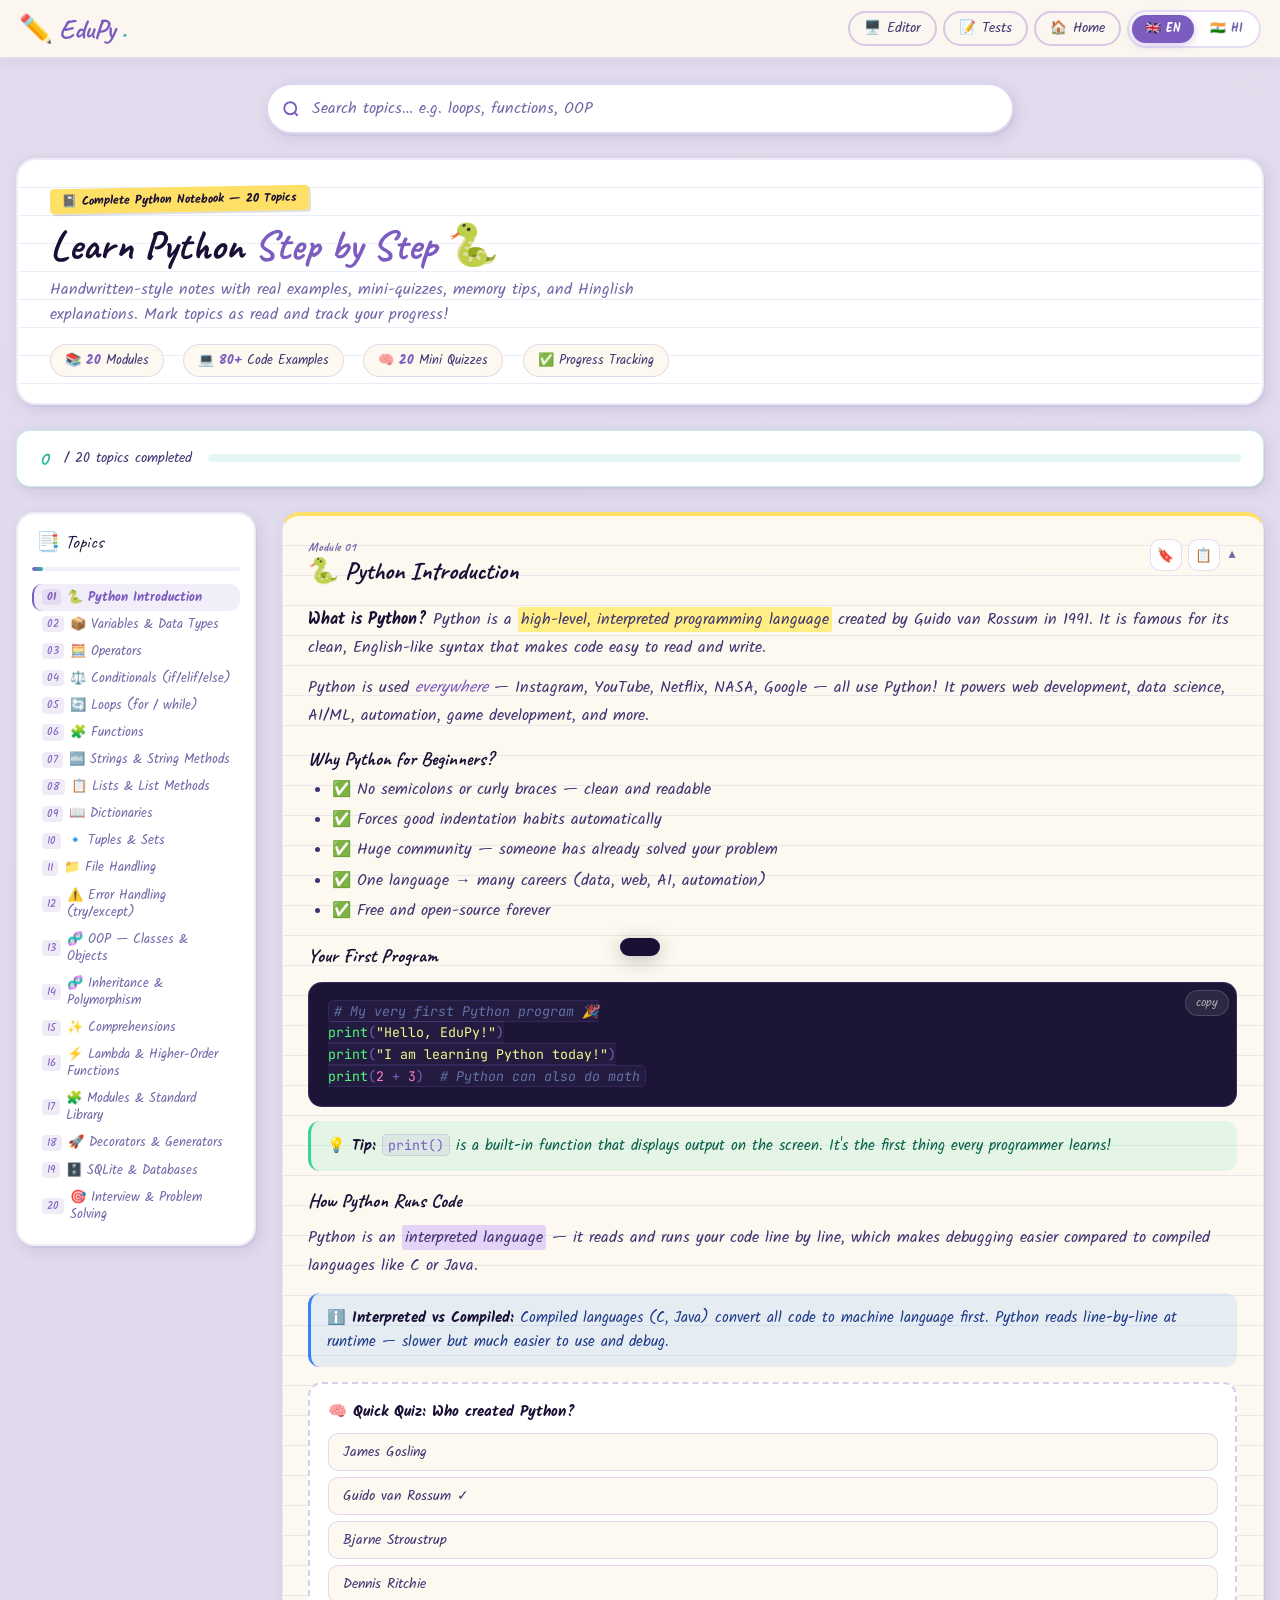
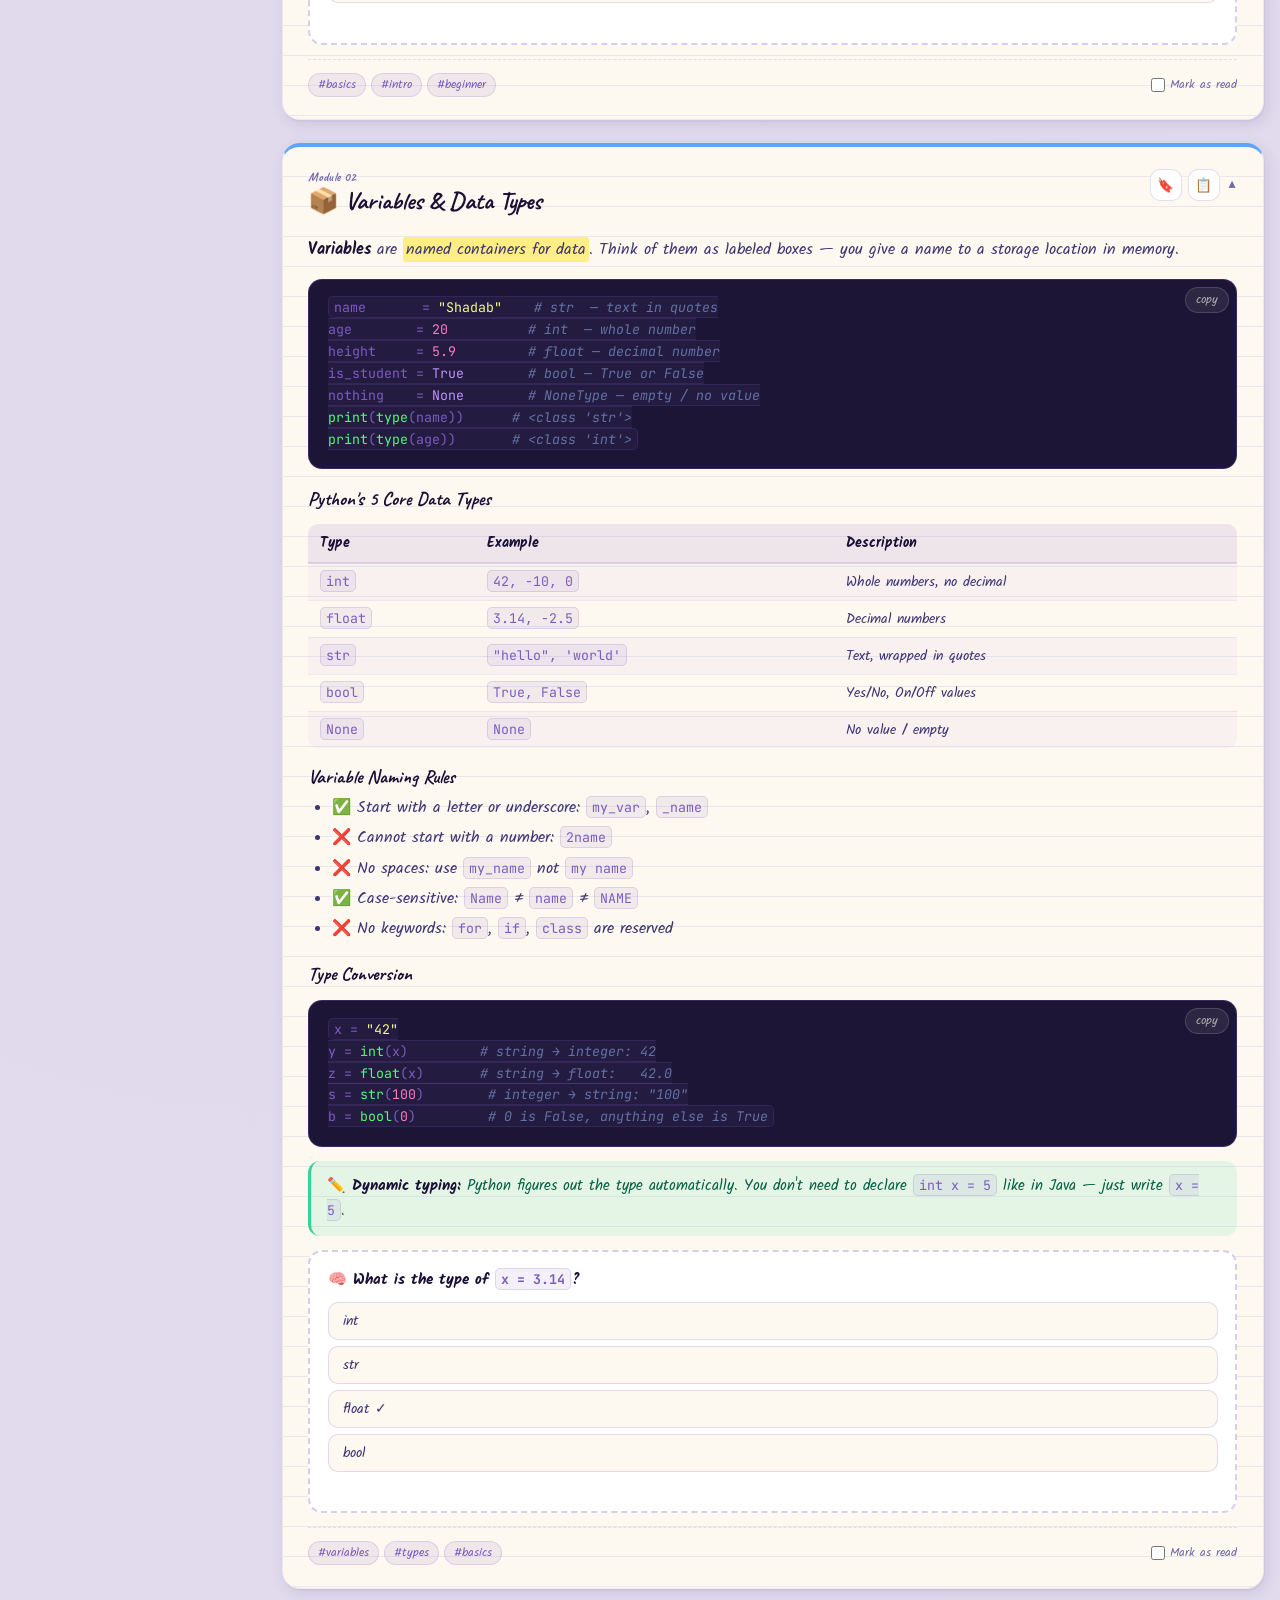
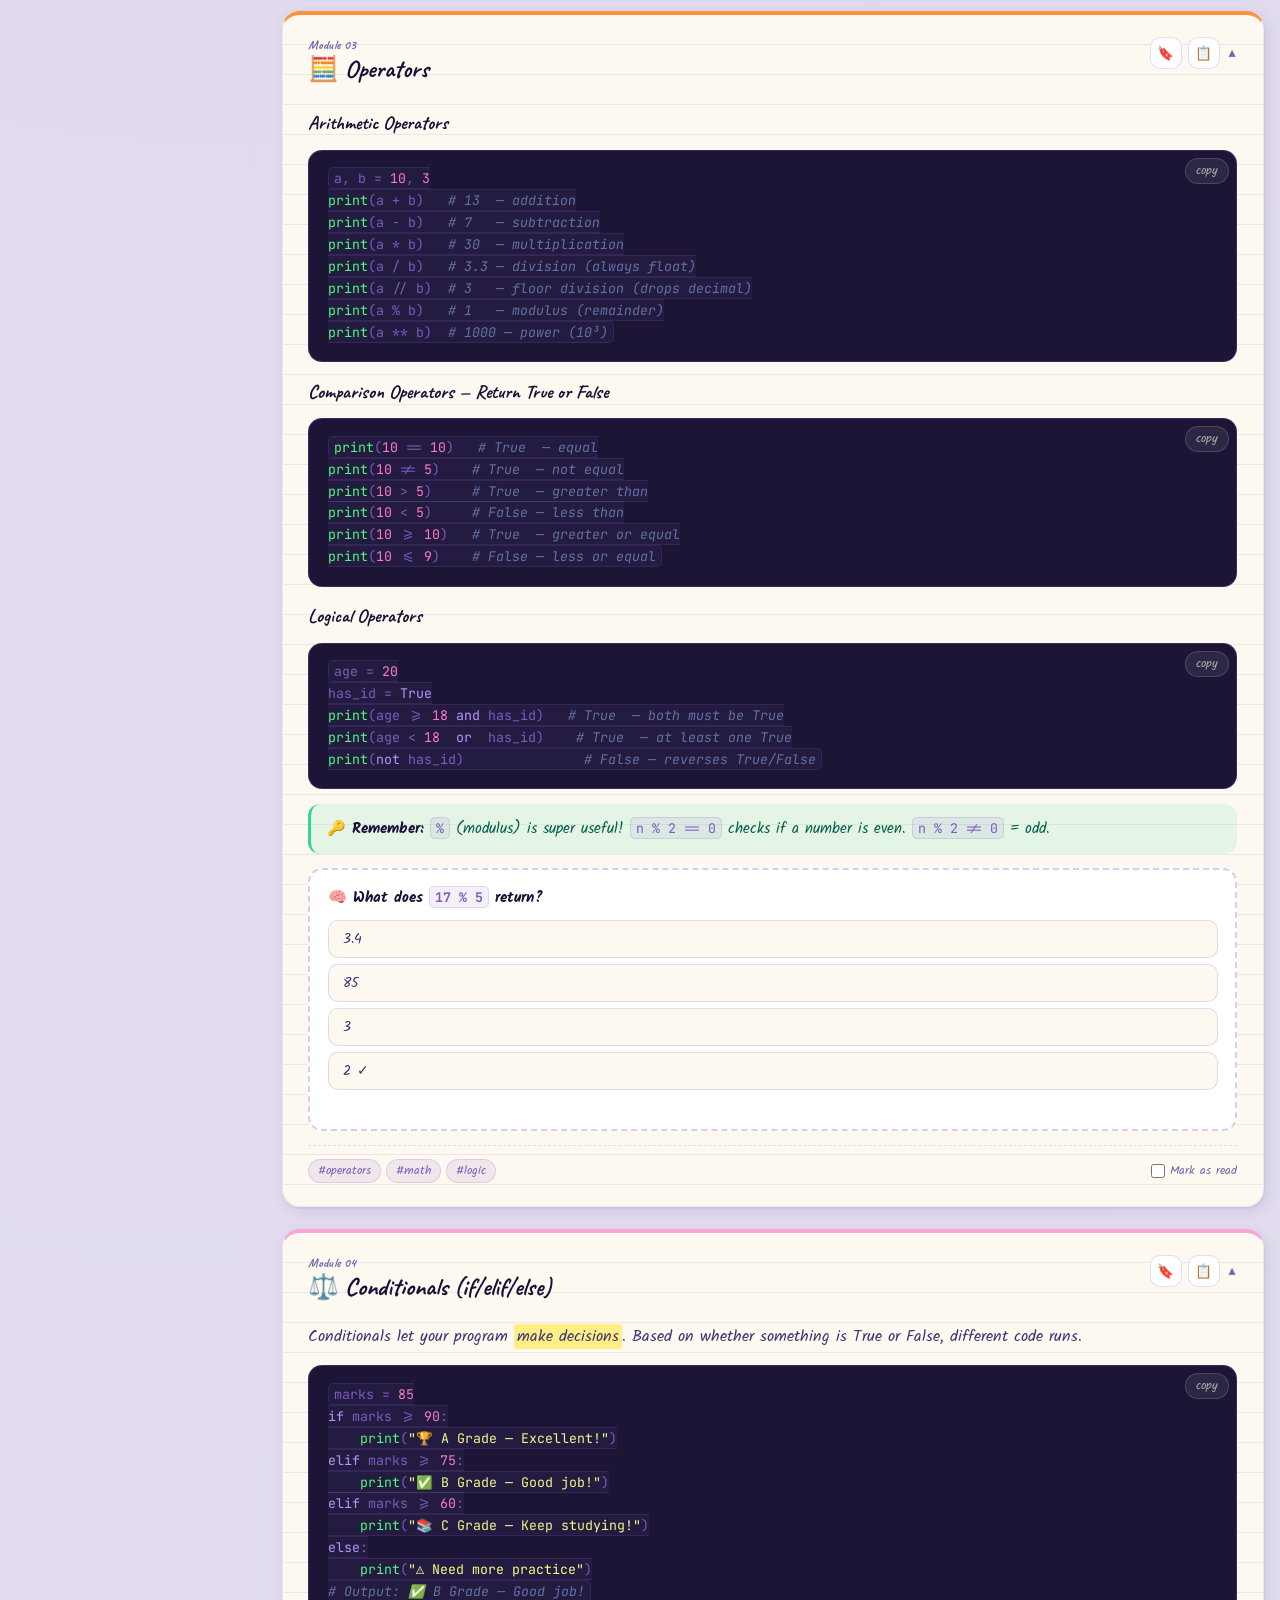
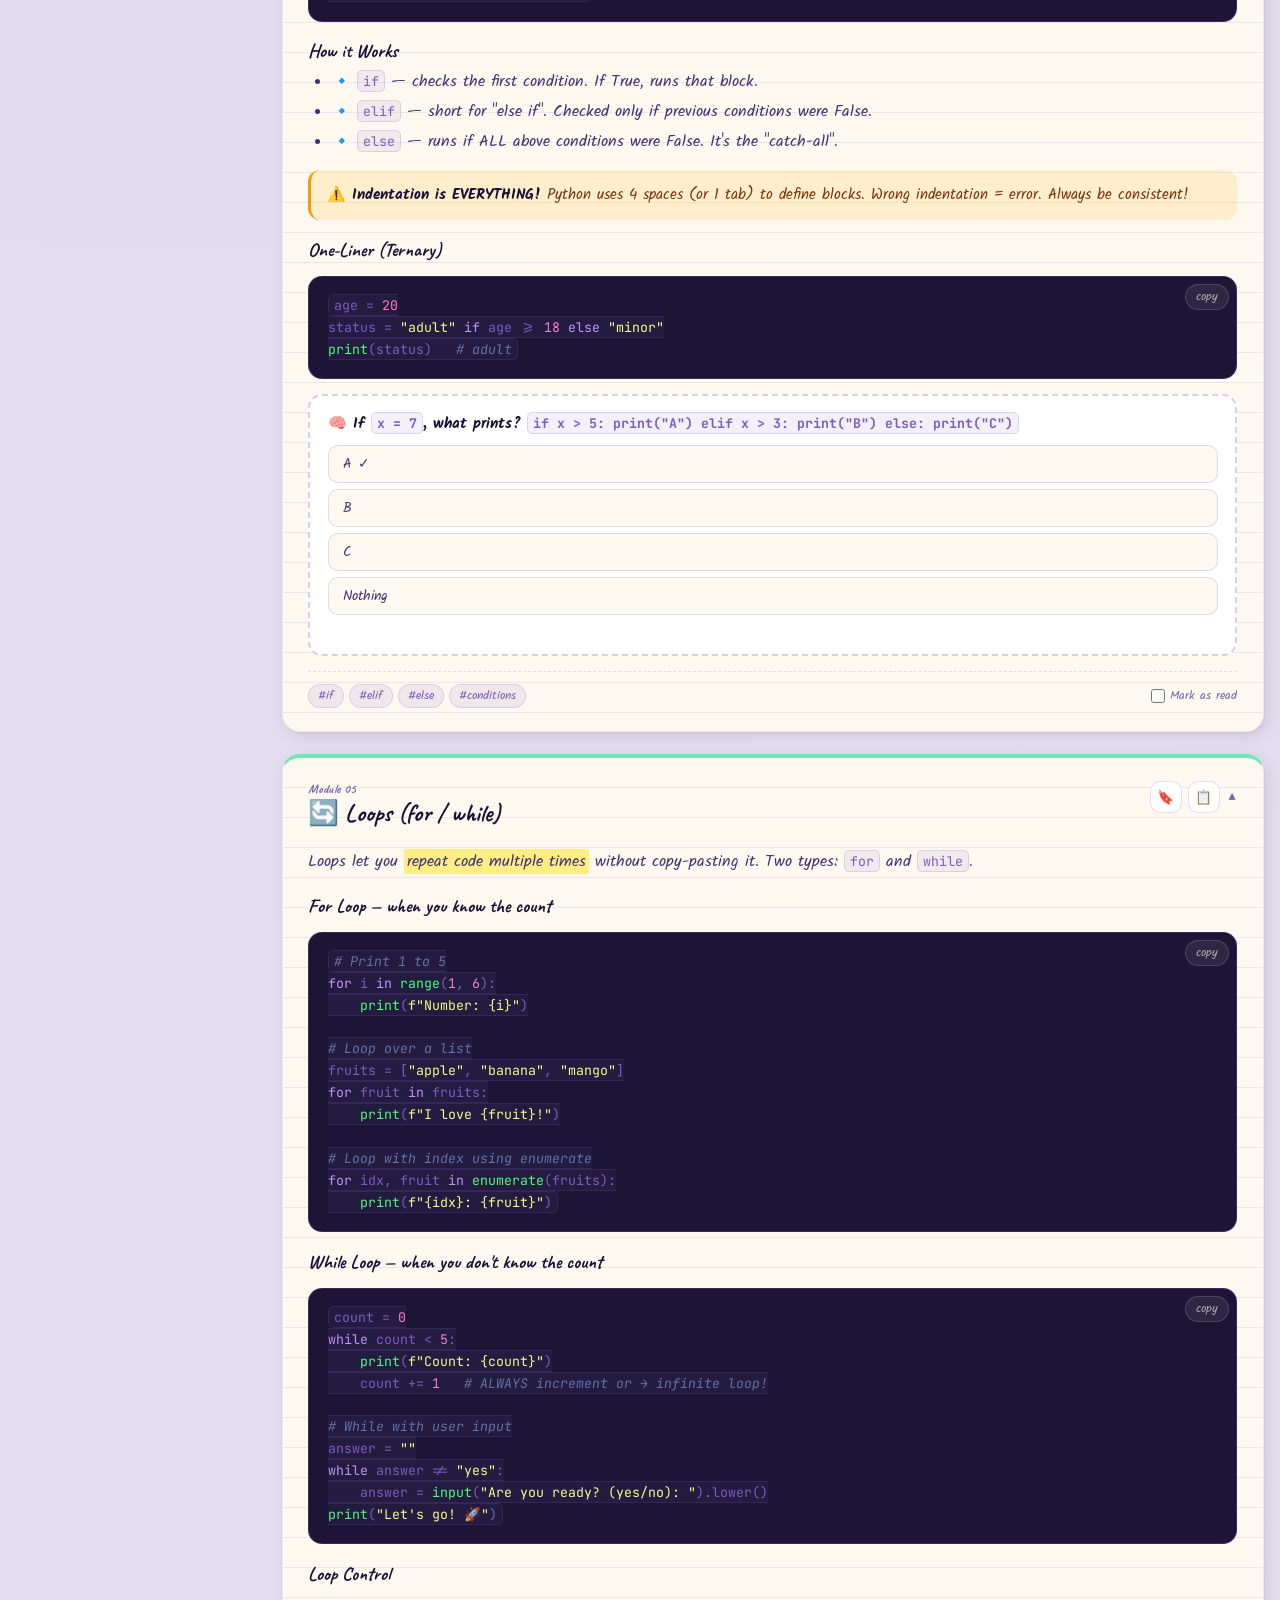
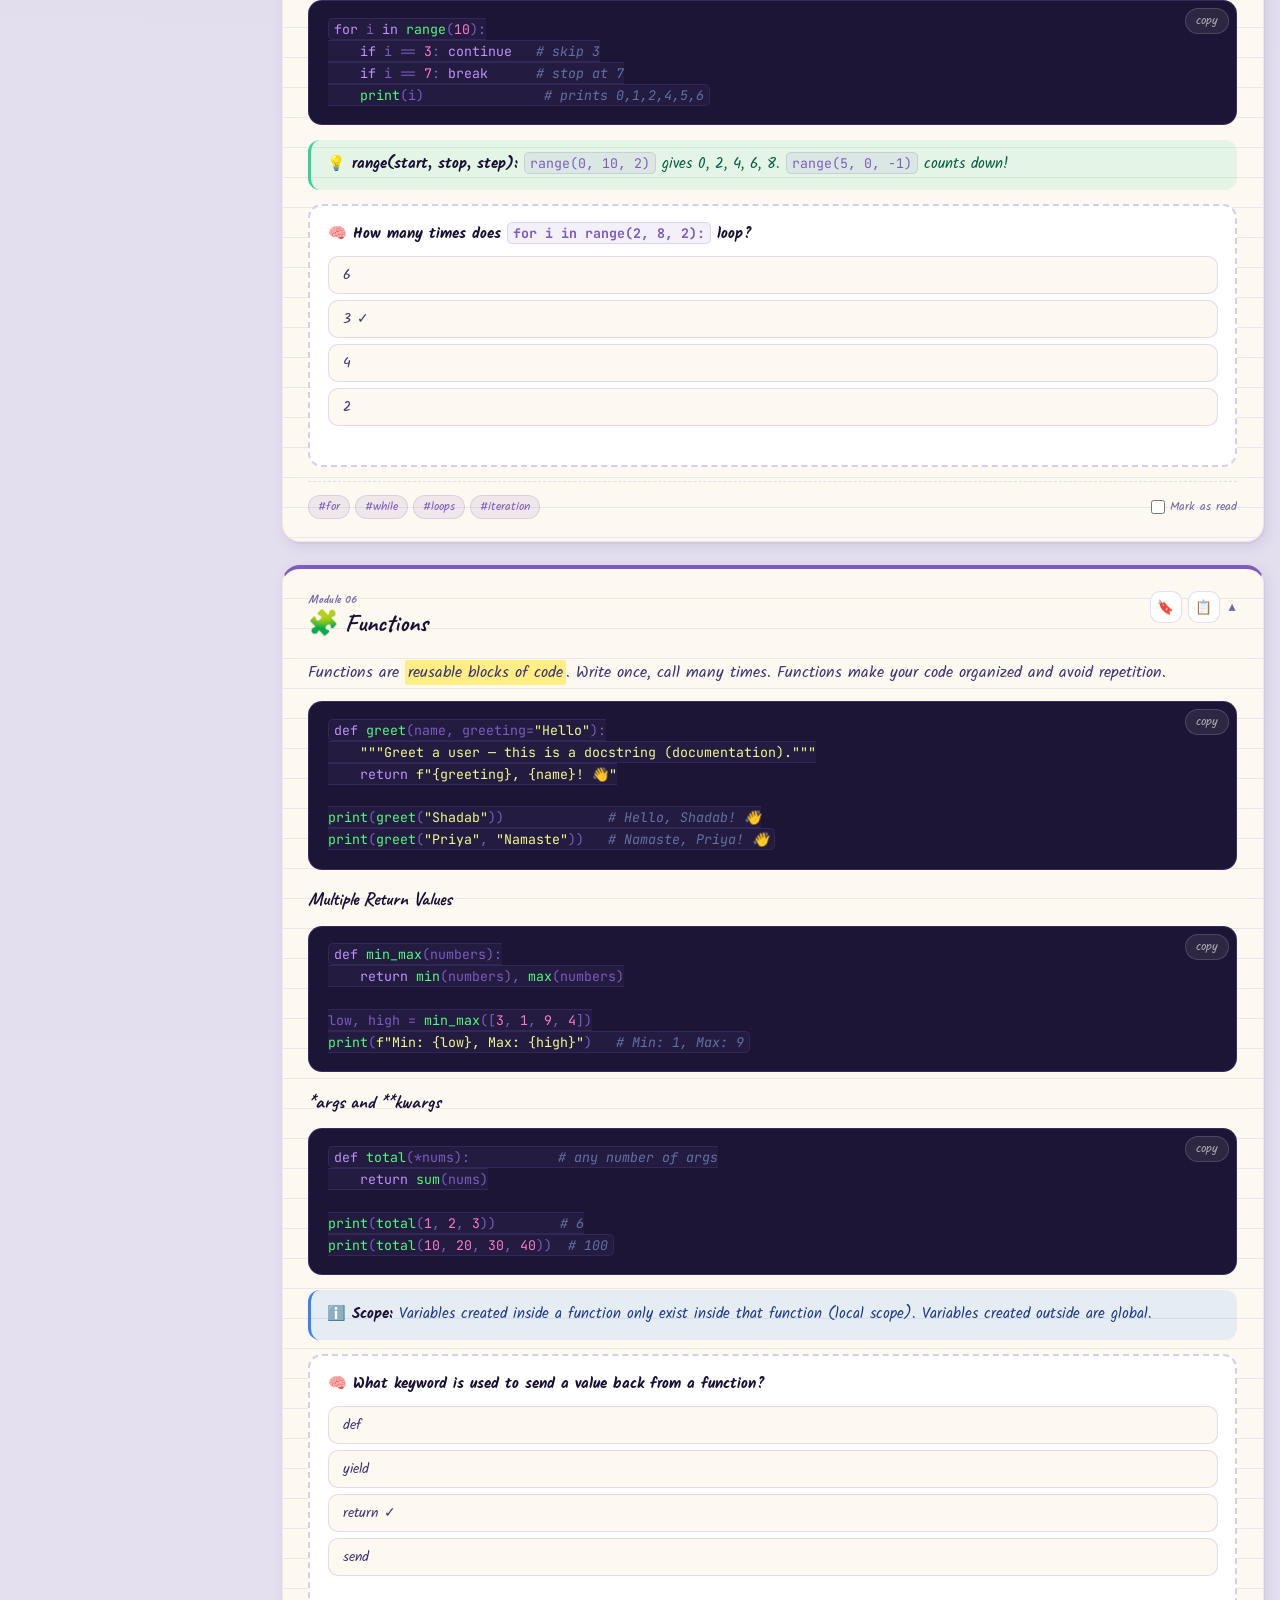
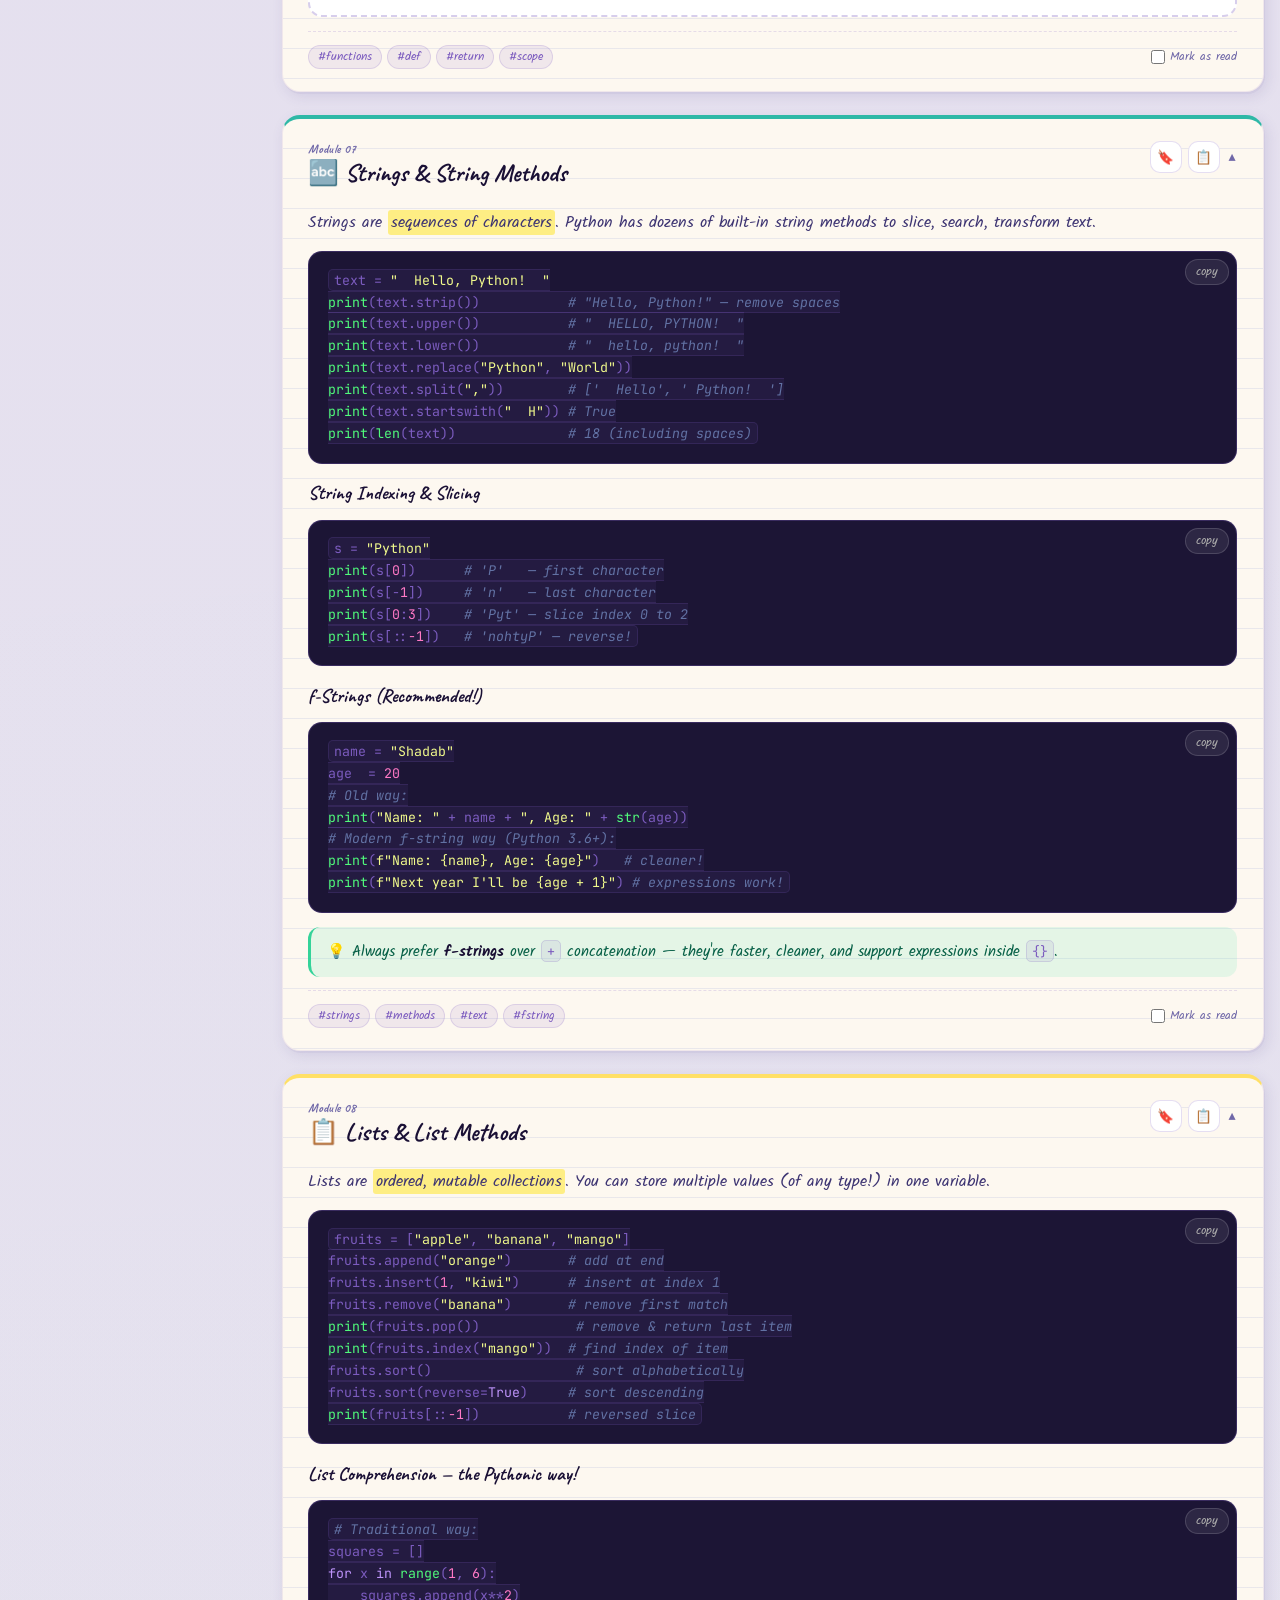
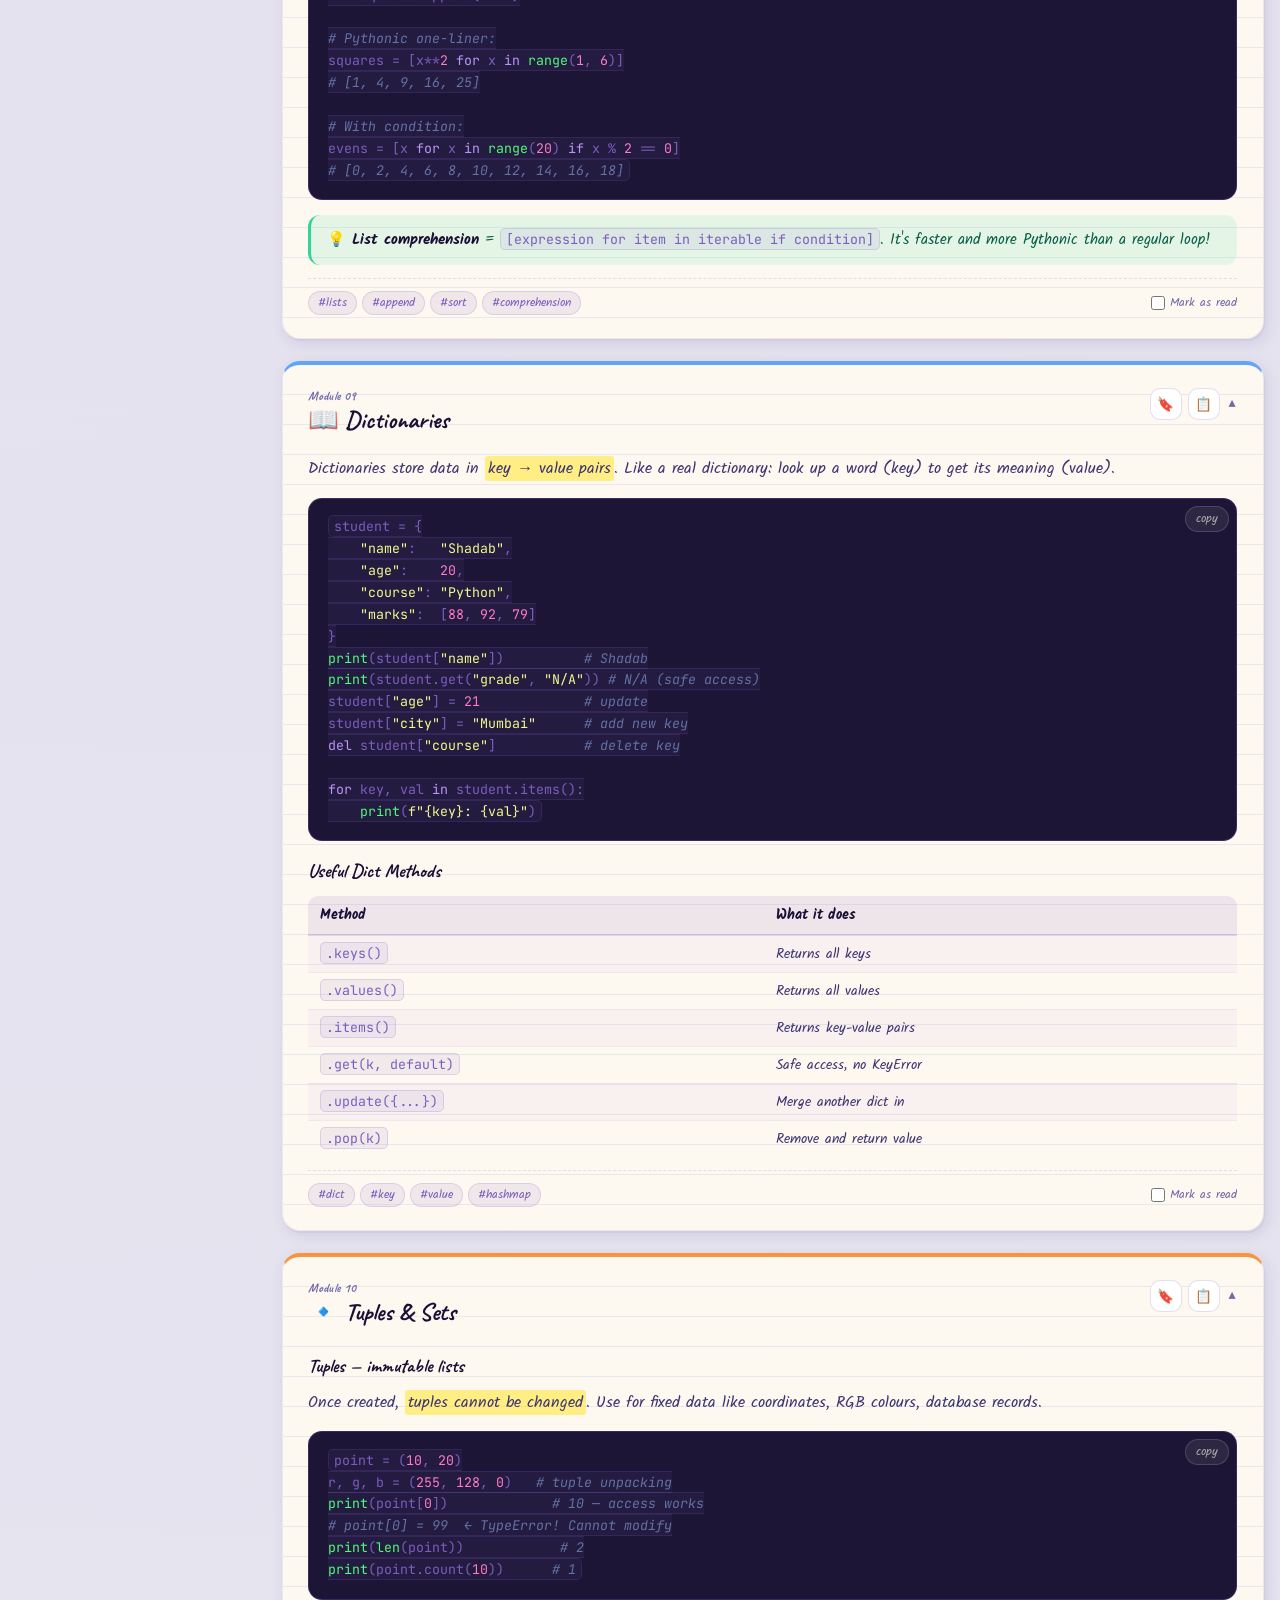
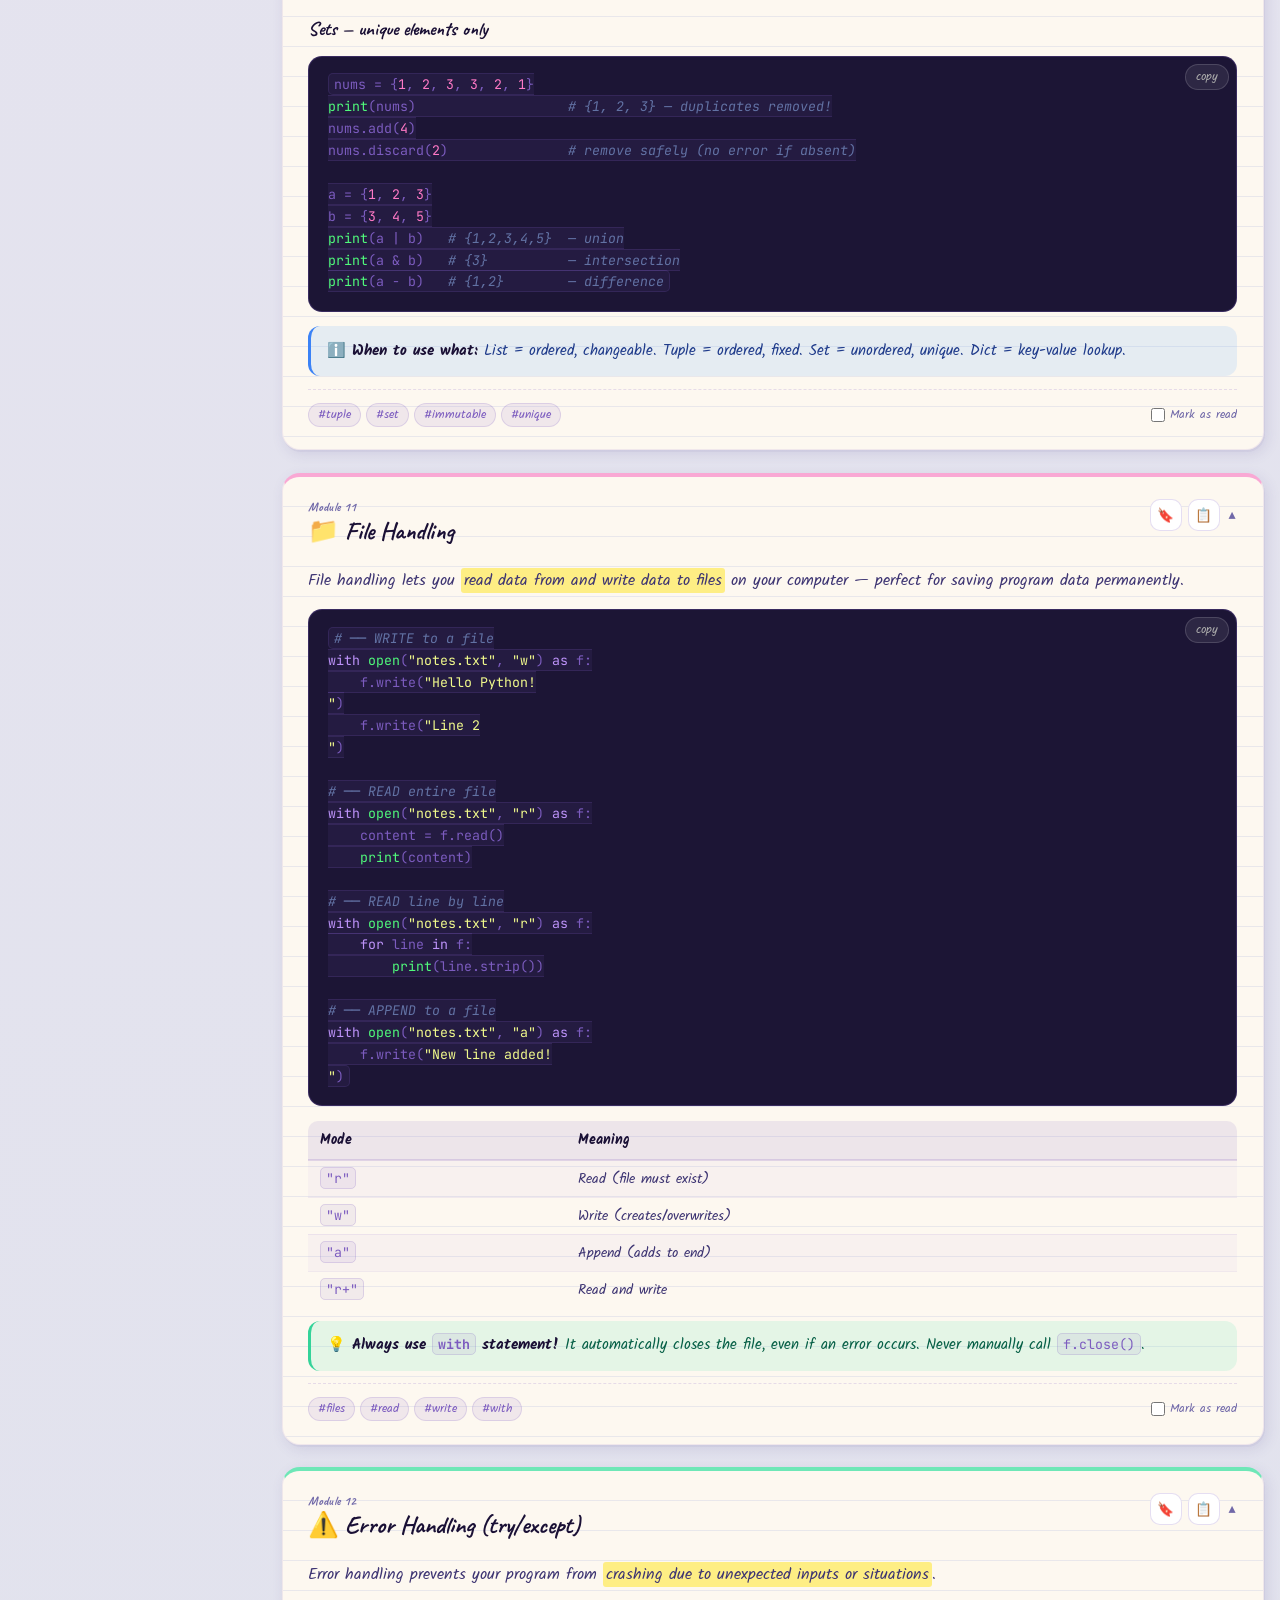
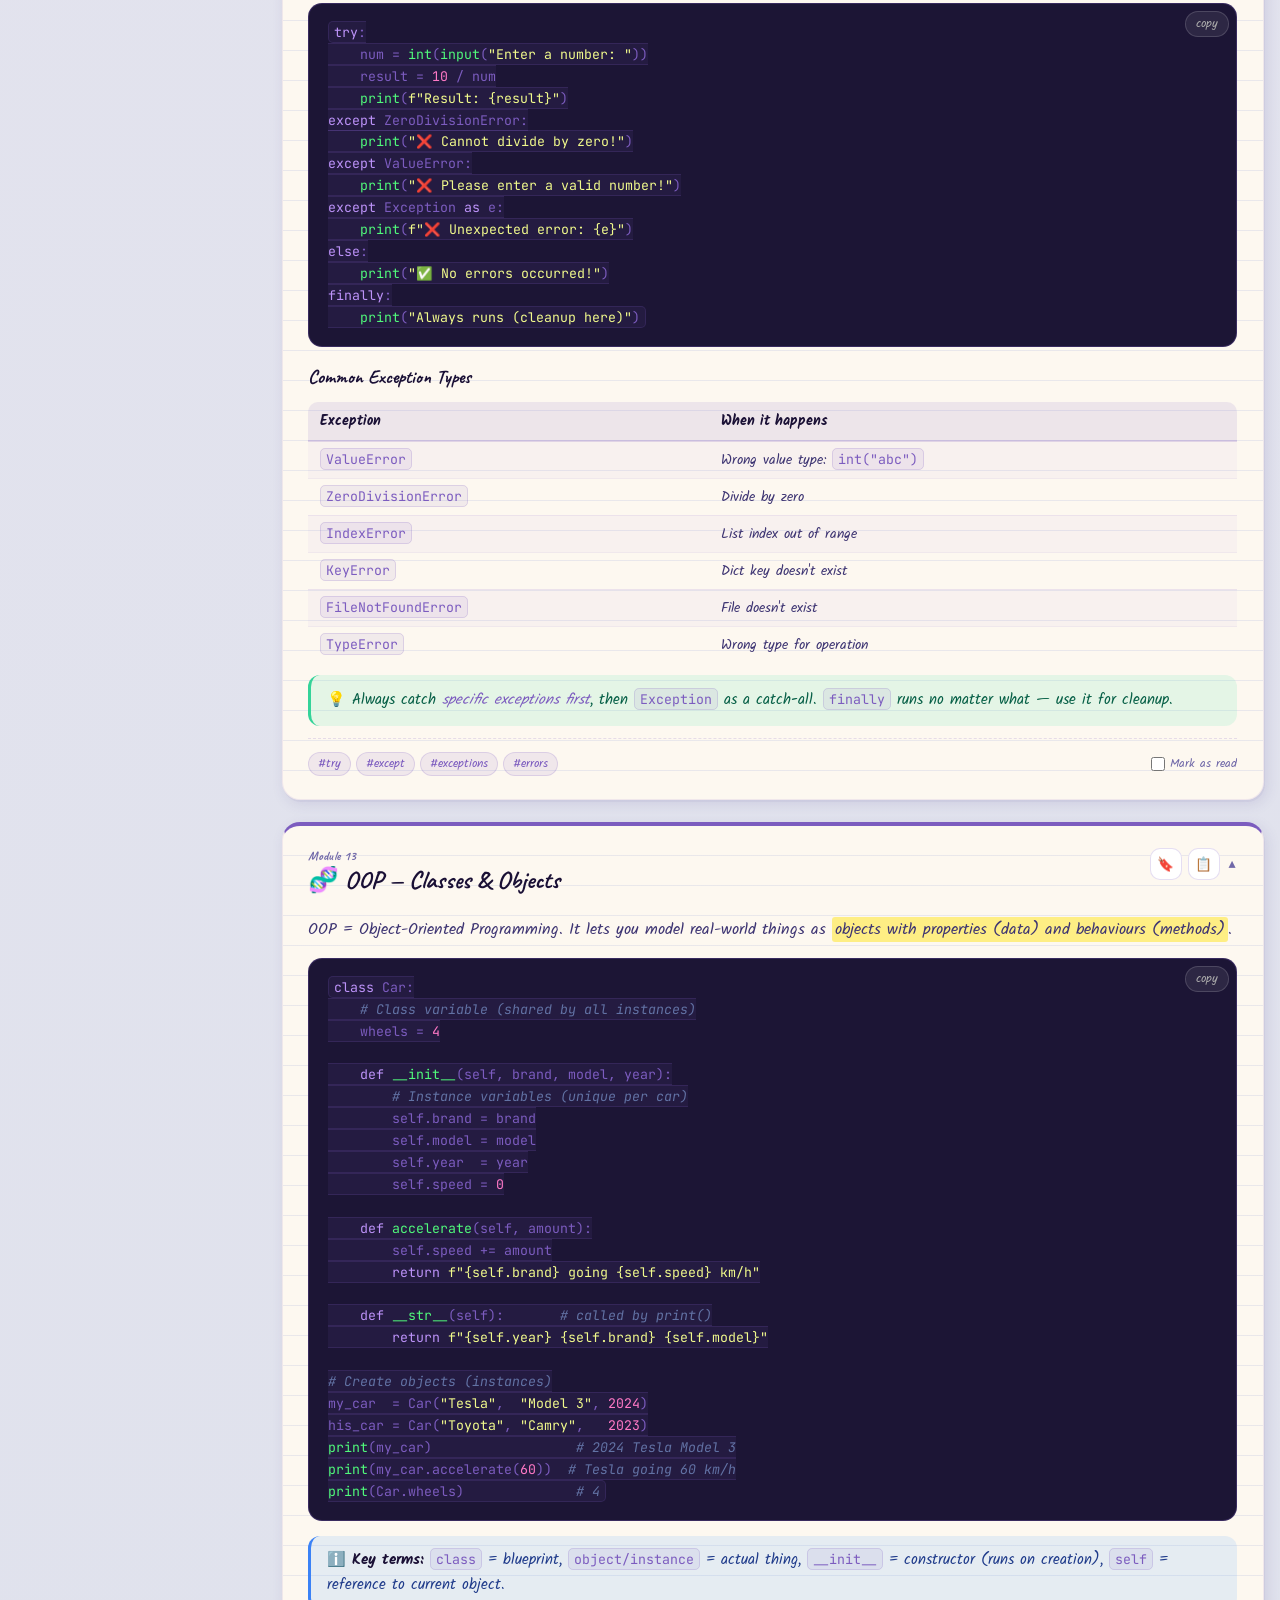
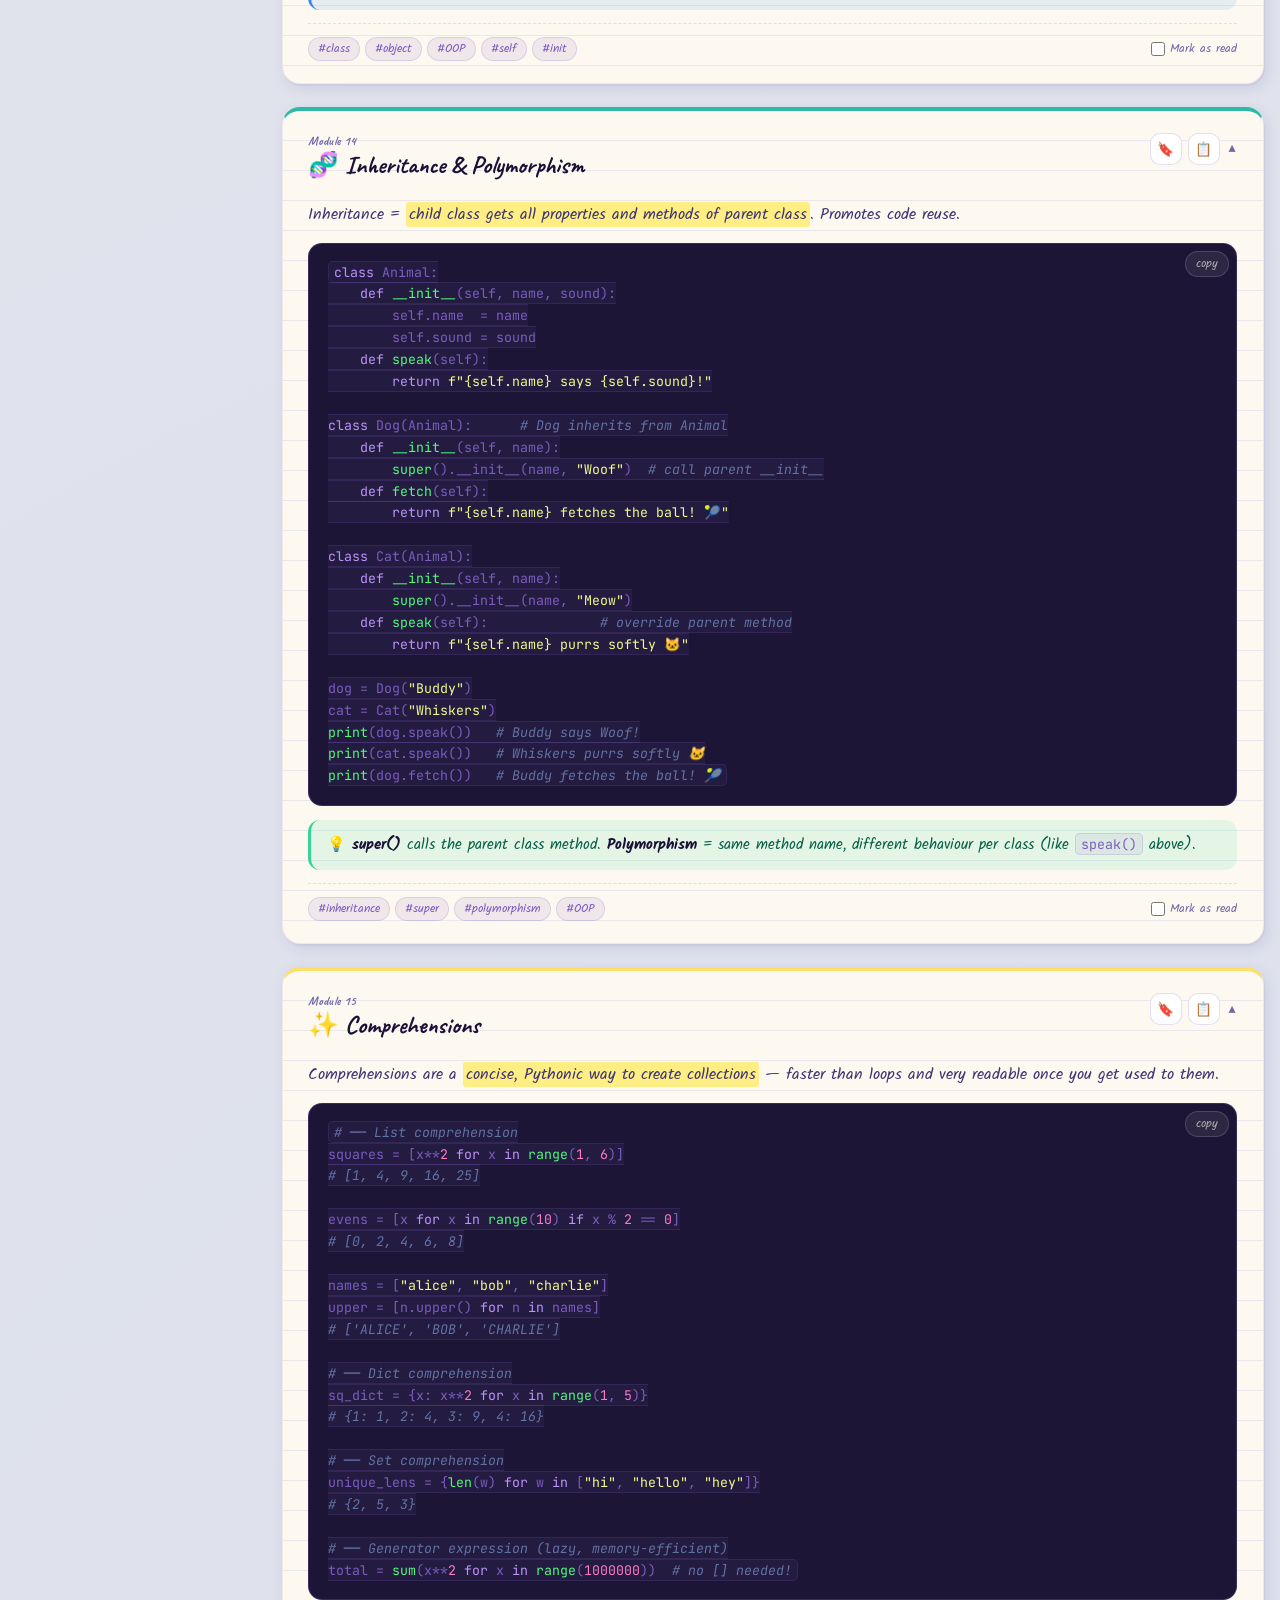
<file: notes.html>
<!DOCTYPE html>
<html lang="en">
<head>
  <meta charset="UTF-8">
  <meta name="viewport" content="width=device-width, initial-scale=1.0, viewport-fit=cover">
  <title>EduPy – Python Notes</title>
  <link rel="icon" href="logo.png">
  <link href="https://fonts.googleapis.com/css2?family=Caveat:wght@400;500;600;700&family=Kalam:wght@300;400;700&family=Patrick+Hand&family=JetBrains+Mono:wght@400;500;600&display=swap" rel="stylesheet">
  <style>
    *, *::before, *::after { margin: 0; padding: 0; box-sizing: border-box; }

    :root {
      --ink:       #1a1035;
      --ink-mid:   #3d3472;
      --ink-faint: #7068a8;
      --paper:     #fdf8f0;
      --paper2:    #fef9f2;
      --ruled:     rgba(100,120,200,0.13);
      --yellow:    #ffe066;
      --green:     #b8f0c8;
      --blue:      #c2d8ff;
      --pink:      #ffd6e7;
      --orange:    #ffe0b2;
      --red-acc:   #ff5c5c;
      --purple-acc:#7c5cbf;
      --teal-acc:  #2eb8a6;
      --marker-y:  rgba(255,224,0,0.45);
      --marker-p:  rgba(180,140,255,0.35);
      --marker-g:  rgba(60,220,160,0.35);
      --shadow-note: 3px 4px 14px rgba(80,60,140,0.13), 1px 2px 0 rgba(80,60,140,0.05);
      --font-hand: 'Kalam', cursive;
      --font-note: 'Patrick Hand', cursive;
      --font-title:'Caveat', cursive;
      --font-code: 'JetBrains Mono', monospace;
    }

    html { scroll-behavior: smooth; scroll-padding-top: 78px; font-size: 16px; }

    body {
      font-family: var(--font-note);
      background: #e8e4f0;
      background-image:
        radial-gradient(circle at 20% 10%, rgba(124,92,191,0.08) 0%, transparent 50%),
        radial-gradient(circle at 80% 80%, rgba(46,184,166,0.06) 0%, transparent 50%);
      color: var(--ink);
      min-height: 100vh;
    }

    /* ══════════ NAVBAR ══════════ */
    .navbar {
      position: sticky; top: 0; z-index: 200;
      background: rgba(253,248,240,0.93);
      backdrop-filter: blur(14px);
      border-bottom: 2px solid rgba(124,92,191,0.18);
      padding: 0.6rem 1.2rem;
      display: flex; align-items: center; gap: 0.8rem;
      flex-wrap: wrap;
      box-shadow: 0 2px 12px rgba(80,60,140,0.08);
    }
    .logo {
      font-family: var(--font-title);
      font-size: 1.7rem; font-weight: 700;
      color: var(--purple-acc);
      text-decoration: none;
      display: flex; align-items: center; gap: 6px;
      letter-spacing: -0.5px;
    }
    .logo-dot { color: var(--teal-acc); }
    .nav-links { display: flex; gap: 6px; flex-wrap: wrap; margin-left: auto; align-items: center; }
    .nav-btn {
      font-family: var(--font-hand); font-size: 0.85rem;
      padding: 5px 14px; border-radius: 30px;
      border: 2px solid rgba(124,92,191,0.3);
      background: transparent; color: var(--ink-mid);
      text-decoration: none; cursor: pointer;
      transition: all 0.2s; white-space: nowrap;
    }
    .nav-btn:hover { background: var(--purple-acc); color: white; border-color: var(--purple-acc); transform: translateY(-1px); }
    .lang-toggle {
      background: white; border: 2px solid rgba(124,92,191,0.2);
      border-radius: 30px; padding: 3px; display: flex; gap: 3px;
    }
    .lang-btn {
      font-family: var(--font-hand); font-size: 0.78rem; font-weight: 700;
      padding: 4px 13px; border-radius: 30px; border: none;
      background: transparent; cursor: pointer; color: var(--ink-faint); transition: 0.2s;
    }
    .lang-btn.active { background: var(--purple-acc); color: white; box-shadow: 0 2px 8px rgba(124,92,191,0.35); }

    /* ══════════ SEARCH BAR ══════════ */
    .search-wrap {
      max-width: 780px; margin: 1.5rem auto 0;
      padding: 0 1rem;
    }
    .search-box {
      width: 100%;
      font-family: var(--font-hand); font-size: 1rem;
      padding: 11px 18px 11px 44px;
      border-radius: 30px;
      border: 2px solid rgba(124,92,191,0.25);
      background: white;
      color: var(--ink);
      box-shadow: var(--shadow-note);
      outline: none; transition: 0.2s;
      background-image: url("data:image/svg+xml,%3Csvg xmlns='http://www.w3.org/2000/svg' width='18' height='18' viewBox='0 0 24 24' fill='none' stroke='%237c5cbf' stroke-width='2.5'%3E%3Ccircle cx='11' cy='11' r='8'/%3E%3Cpath d='m21 21-4.35-4.35'/%3E%3C/svg%3E");
      background-repeat: no-repeat;
      background-position: 14px center;
    }
    .search-box:focus { border-color: var(--purple-acc); box-shadow: 0 0 0 4px rgba(124,92,191,0.12); }
    .search-box::placeholder { color: var(--ink-faint); }

    /* ══════════ LAYOUT ══════════ */
    .page-wrap {
      max-width: 1300px; margin: 0 auto;
      padding: 1.5rem 1rem 4rem;
      display: grid;
      grid-template-columns: 240px 1fr;
      gap: 1.6rem;
      align-items: start;
    }

    /* ══════════ HERO ══════════ */
    .hero {
      grid-column: 1 / -1;
      background: white;
      border-radius: 20px;
      padding: 1.6rem 2rem;
      box-shadow: var(--shadow-note);
      border: 2px solid rgba(124,92,191,0.12);
      position: relative; overflow: hidden;
    }
    .hero::before {
      content: '';
      position: absolute; top: 0; left: 0; right: 0; bottom: 0;
      background: repeating-linear-gradient(transparent, transparent 27px, var(--ruled) 27px, var(--ruled) 28px);
      pointer-events: none;
    }
    .hero-inner { position: relative; z-index: 1; }
    .hero-badge {
      display: inline-block;
      font-family: var(--font-hand); font-size: 0.75rem; font-weight: 700;
      background: var(--yellow); color: var(--ink);
      padding: 3px 12px; border-radius: 4px;
      transform: rotate(-1deg); margin-bottom: 0.7rem;
      box-shadow: 2px 2px 0 rgba(0,0,0,0.12);
    }
    .hero h1 {
      font-family: var(--font-title); font-size: 2.6rem; font-weight: 700;
      color: var(--ink); line-height: 1.1; margin-bottom: 0.5rem;
    }
    .hero h1 span { color: var(--purple-acc); }
    .hero p {
      font-family: var(--font-hand); font-size: 1rem; color: var(--ink-faint);
      max-width: 600px; line-height: 1.6;
    }
    .hero-stats {
      display: flex; gap: 1.2rem; flex-wrap: wrap; margin-top: 1rem;
    }
    .hero-stat {
      font-family: var(--font-hand); font-size: 0.82rem;
      background: var(--paper); border: 1.5px solid rgba(124,92,191,0.2);
      padding: 5px 14px; border-radius: 30px; color: var(--ink-mid);
    }
    .hero-stat span { font-weight: 700; color: var(--purple-acc); }

    /* ══════════ SIDEBAR TOC ══════════ */
    .sidebar {
      position: sticky; top: 78px;
      background: white;
      border-radius: 18px;
      padding: 1rem 0.9rem;
      box-shadow: var(--shadow-note);
      border: 2px solid rgba(124,92,191,0.12);
      max-height: calc(100vh - 100px);
      overflow-y: auto;
    }
    .sidebar::-webkit-scrollbar { width: 4px; }
    .sidebar::-webkit-scrollbar-track { background: transparent; }
    .sidebar::-webkit-scrollbar-thumb { background: rgba(124,92,191,0.3); border-radius: 4px; }
    .sidebar-title {
      font-family: var(--font-title); font-size: 1.2rem;
      color: var(--ink); margin-bottom: 0.8rem; padding: 0 4px;
      display: flex; align-items: center; gap: 6px;
    }
    .progress-bar {
      height: 4px; background: rgba(124,92,191,0.1);
      border-radius: 4px; margin-bottom: 0.8rem; overflow: hidden;
    }
    .progress-fill {
      height: 100%; background: linear-gradient(90deg, var(--purple-acc), var(--teal-acc));
      border-radius: 4px; transition: width 0.5s ease; width: 0%;
    }
    .toc-list { list-style: none; }
    .toc-item a {
      font-family: var(--font-hand); font-size: 0.82rem;
      color: var(--ink-faint); text-decoration: none;
      display: flex; align-items: center; gap: 6px;
      padding: 5px 8px; border-radius: 10px;
      transition: all 0.18s; border-left: 2px solid transparent;
      line-height: 1.3;
    }
    .toc-item a:hover { background: rgba(124,92,191,0.08); color: var(--purple-acc); border-left-color: var(--purple-acc); }
    .toc-item a.active { background: rgba(124,92,191,0.1); color: var(--purple-acc); border-left-color: var(--purple-acc); font-weight: 700; }
    .toc-item a .toc-num {
      font-size: 0.68rem; background: rgba(124,92,191,0.12);
      padding: 1px 5px; border-radius: 4px; color: var(--purple-acc); flex-shrink: 0;
    }

    /* ══════════ NOTES FEED ══════════ */
    .notes-feed { display: flex; flex-direction: column; gap: 1.4rem; }

    /* ══════════ MODULE CARD ══════════ */
    .module-card {
      background: var(--paper);
      border-radius: 18px;
      box-shadow: var(--shadow-note);
      border: 1.5px solid rgba(124,92,191,0.1);
      scroll-margin-top: 90px;
      transition: box-shadow 0.25s;
      overflow: hidden;
      position: relative;
    }
    .module-card:hover { box-shadow: 4px 6px 22px rgba(80,60,140,0.15); }
    .module-card::before {
      content: '';
      position: absolute; top: 0; left: 0; right: 0; bottom: 0;
      background: repeating-linear-gradient(transparent, transparent 29px, var(--ruled) 29px, var(--ruled) 30px);
      pointer-events: none; z-index: 0;
    }
    .card-inner { position: relative; z-index: 1; padding: 1.4rem 1.6rem; }

    /* Card color accent tabs */
    .module-card[data-color="yellow"] { border-top: 4px solid var(--yellow); }
    .module-card[data-color="green"]  { border-top: 4px solid #6ee7b7; }
    .module-card[data-color="blue"]   { border-top: 4px solid #60a5fa; }
    .module-card[data-color="pink"]   { border-top: 4px solid #f9a8d4; }
    .module-card[data-color="orange"] { border-top: 4px solid #fb923c; }
    .module-card[data-color="purple"] { border-top: 4px solid var(--purple-acc); }
    .module-card[data-color="teal"]   { border-top: 4px solid var(--teal-acc); }

    /* ══════════ CARD HEADER ══════════ */
    .card-header {
      display: flex; align-items: flex-start; justify-content: space-between;
      gap: 0.8rem; margin-bottom: 0.6rem; cursor: pointer;
    }
    .card-title-wrap { flex: 1; }
    .card-num {
      font-family: var(--font-title); font-size: 0.8rem; font-weight: 700;
      color: var(--ink-faint); letter-spacing: 0.03em;
    }
    .card-title {
      font-family: var(--font-title); font-size: 1.55rem; font-weight: 700;
      color: var(--ink); line-height: 1.2; margin-top: 1px;
    }
    .card-actions {
      display: flex; gap: 6px; align-items: center; flex-shrink: 0;
    }
    .icon-btn {
      width: 32px; height: 32px; border-radius: 10px;
      border: 1.5px solid rgba(124,92,191,0.2);
      background: white; cursor: pointer;
      display: flex; align-items: center; justify-content: center;
      transition: all 0.18s; font-size: 0.85rem;
    }
    .icon-btn:hover { background: var(--purple-acc); border-color: var(--purple-acc); transform: scale(1.08); }
    .icon-btn.bookmarked { background: var(--yellow); border-color: #d4ac00; }
    .collapse-btn {
      font-family: var(--font-hand); font-size: 0.75rem;
      color: var(--ink-faint); cursor: pointer; transition: transform 0.25s;
    }
    .collapse-btn.open { transform: rotate(180deg); }

    /* ══════════ CARD CONTENT ══════════ */
    .card-body { overflow: hidden; transition: max-height 0.4s ease; }
    .card-body.collapsed { max-height: 0 !important; }

    .card-content p {
      font-family: var(--font-hand); font-size: 1rem;
      color: var(--ink-mid); line-height: 1.75; margin: 0.7rem 0;
    }
    .card-content h3 {
      font-family: var(--font-title); font-size: 1.2rem; font-weight: 700;
      color: var(--ink); margin: 1.1rem 0 0.35rem;
    }
    .card-content h4 {
      font-family: var(--font-hand); font-size: 0.95rem; font-weight: 700;
      color: var(--purple-acc); margin: 0.8rem 0 0.2rem;
    }
    .card-content ul, .card-content ol {
      margin-left: 1.5rem;
      font-family: var(--font-hand); font-size: 0.97rem;
      color: var(--ink-mid); line-height: 1.8;
    }
    .card-content li { margin: 0.15rem 0; }
    .card-content strong { color: var(--ink); font-weight: 700; }
    .card-content em { font-style: italic; color: var(--purple-acc); }

    /* Inline code */
    .card-content code {
      font-family: var(--font-code); font-size: 0.83rem;
      background: rgba(124,92,191,0.09);
      border: 1px solid rgba(124,92,191,0.18);
      padding: 1px 5px; border-radius: 5px; color: var(--purple-acc);
    }

    /* Code block */
    .code-wrap { position: relative; margin: 0.9rem 0; }
    .code-wrap pre {
      background: #1c1535;
      border-radius: 14px;
      padding: 1.1rem 1.2rem;
      overflow-x: auto;
      font-family: var(--font-code); font-size: 0.82rem;
      line-height: 1.65; color: #e0d9f8;
      white-space: pre-wrap; word-break: break-word;
      border: 1.5px solid rgba(124,92,191,0.3);
    }
    .code-wrap pre .kw  { color: #bd93f9; }
    .code-wrap pre .fn  { color: #50fa7b; }
    .code-wrap pre .str { color: #f1fa8c; }
    .code-wrap pre .cm  { color: #6272a4; font-style: italic; }
    .code-wrap pre .num { color: #ff79c6; }
    .copy-btn {
      position: absolute; top: 8px; right: 8px;
      font-family: var(--font-hand); font-size: 0.72rem;
      background: rgba(255,255,255,0.08); color: #aaa;
      border: 1px solid rgba(255,255,255,0.15);
      padding: 3px 10px; border-radius: 20px;
      cursor: pointer; transition: 0.18s;
    }
    .copy-btn:hover { background: var(--purple-acc); color: white; border-color: var(--purple-acc); }
    .copy-btn.copied { background: var(--teal-acc); color: white; }

    /* Tip/warning boxes */
    .tip-box, .warn-box, .info-box, .example-box {
      border-radius: 12px; padding: 0.8rem 1rem;
      margin: 0.8rem 0; font-family: var(--font-hand); font-size: 0.93rem;
      line-height: 1.65; position: relative;
    }
    .tip-box   { background: rgba(110,231,183,0.18); border-left: 3.5px solid #34d399; color: #065f46; }
    .warn-box  { background: rgba(251,191,36,0.18);  border-left: 3.5px solid #f59e0b; color: #78350f; }
    .info-box  { background: rgba(96,165,250,0.15);  border-left: 3.5px solid #3b82f6; color: #1e3a8a; }
    .example-box { background: rgba(249,168,212,0.15); border-left: 3.5px solid #ec4899; color: #831843; }

    /* Highlight marker */
    .hl-y { background: var(--marker-y); padding: 0 3px; border-radius: 3px; }
    .hl-p { background: var(--marker-p); padding: 0 3px; border-radius: 3px; }
    .hl-g { background: var(--marker-g); padding: 0 3px; border-radius: 3px; }

    /* Table */
    .note-table {
      width: 100%; border-collapse: collapse;
      font-family: var(--font-hand); font-size: 0.88rem;
      margin: 0.8rem 0; border-radius: 10px; overflow: hidden;
    }
    .note-table th {
      background: rgba(124,92,191,0.12); color: var(--ink);
      padding: 8px 12px; text-align: left; font-weight: 700;
      border-bottom: 2px solid rgba(124,92,191,0.2);
    }
    .note-table td {
      padding: 7px 12px; border-bottom: 1px solid rgba(124,92,191,0.1);
      color: var(--ink-mid); vertical-align: top;
    }
    .note-table tr:last-child td { border-bottom: none; }
    .note-table tr:nth-child(even) td { background: rgba(124,92,191,0.04); }

    /* Quiz box */
    .quiz-box {
      background: white; border-radius: 14px;
      border: 2px dashed rgba(124,92,191,0.3);
      padding: 1rem 1.1rem; margin: 0.9rem 0;
    }
    .quiz-box .quiz-q {
      font-family: var(--font-hand); font-size: 0.95rem;
      font-weight: 700; color: var(--ink); margin-bottom: 0.6rem;
    }
    .quiz-options { display: flex; flex-direction: column; gap: 6px; }
    .quiz-opt {
      font-family: var(--font-hand); font-size: 0.88rem;
      padding: 7px 14px; border-radius: 10px;
      border: 1.5px solid rgba(124,92,191,0.2);
      background: var(--paper); cursor: pointer; transition: 0.18s;
      text-align: left; color: var(--ink-mid);
    }
    .quiz-opt:hover { border-color: var(--purple-acc); background: rgba(124,92,191,0.06); }
    .quiz-opt.correct { background: rgba(110,231,183,0.25); border-color: #34d399; color: #065f46; }
    .quiz-opt.wrong   { background: rgba(252,165,165,0.25); border-color: #f87171; color: #7f1d1d; }
    .quiz-feedback {
      font-family: var(--font-hand); font-size: 0.84rem;
      margin-top: 7px; min-height: 1.2em; color: var(--purple-acc); font-weight: 700;
    }

    /* Card footer */
    .card-footer {
      display: flex; align-items: center; justify-content: space-between;
      gap: 8px; flex-wrap: wrap; padding-top: 0.8rem;
      border-top: 1px dashed rgba(124,92,191,0.18); margin-top: 0.8rem;
    }
    .card-tags { display: flex; gap: 5px; flex-wrap: wrap; }
    .tag {
      font-family: var(--font-hand); font-size: 0.72rem;
      background: rgba(124,92,191,0.1); color: var(--purple-acc);
      padding: 2px 9px; border-radius: 20px; border: 1px solid rgba(124,92,191,0.18);
    }
    .read-check {
      display: flex; align-items: center; gap: 5px;
      font-family: var(--font-hand); font-size: 0.78rem; color: var(--ink-faint);
      cursor: pointer; transition: 0.18s; user-select: none;
    }
    .read-check input { accent-color: var(--teal-acc); width: 14px; height: 14px; }
    .read-check.done { color: var(--teal-acc); font-weight: 700; }

    /* ══════════ PROGRESS BANNER ══════════ */
    .progress-banner {
      grid-column: 1/-1;
      background: white; border-radius: 14px; padding: 0.9rem 1.4rem;
      border: 1.5px solid rgba(46,184,166,0.25);
      display: flex; align-items: center; gap: 1rem; flex-wrap: wrap;
      box-shadow: var(--shadow-note);
    }
    .progress-banner .label { font-family: var(--font-hand); font-size: 0.88rem; color: var(--ink-mid); }
    .progress-banner .count { font-family: var(--font-title); font-size: 1.3rem; font-weight: 700; color: var(--teal-acc); }
    .big-bar { flex: 1; min-width: 120px; height: 8px; background: rgba(46,184,166,0.12); border-radius: 8px; overflow: hidden; }
    .big-bar-fill { height: 100%; background: linear-gradient(90deg, var(--teal-acc), var(--purple-acc)); border-radius: 8px; transition: width 0.5s ease; width: 0%; }

    /* ══════════ NO RESULTS ══════════ */
    .no-results {
      text-align: center; padding: 3rem 1rem;
      font-family: var(--font-hand); color: var(--ink-faint);
    }
    .no-results .emoji { font-size: 3rem; display: block; margin-bottom: 0.5rem; }

    /* ══════════ TOAST ══════════ */
    .toast {
      position: fixed; bottom: 1.5rem; left: 50%;
      transform: translateX(-50%) translateY(80px);
      background: var(--ink); color: white;
      font-family: var(--font-hand); font-size: 0.88rem;
      padding: 9px 20px; border-radius: 30px;
      box-shadow: 0 4px 20px rgba(0,0,0,0.25);
      transition: transform 0.3s ease; z-index: 999; pointer-events: none;
    }
    .toast.show { transform: translateX(-50%) translateY(0); }

    /* ══════════ BACK-TO-TOP ══════════ */
    .back-top {
      position: fixed; bottom: 1.5rem; right: 1.5rem;
      width: 42px; height: 42px;
      background: var(--purple-acc); color: white;
      border: none; border-radius: 50%; cursor: pointer;
      font-size: 1.1rem; box-shadow: 0 4px 12px rgba(124,92,191,0.35);
      display: flex; align-items: center; justify-content: center;
      transition: all 0.25s; opacity: 0; pointer-events: none; z-index: 100;
    }
    .back-top.visible { opacity: 1; pointer-events: all; }
    .back-top:hover { transform: translateY(-3px); background: var(--ink); }

    /* ══════════ FOOTER ══════════ */
    footer {
      background: var(--ink); color: rgba(255,255,255,0.6);
      font-family: var(--font-hand); font-size: 0.82rem;
      padding: 1.4rem 2rem;
      display: flex; justify-content: space-between; flex-wrap: wrap; gap: 0.6rem;
      border-radius: 24px 24px 0 0; margin-top: 1rem;
    }
    footer a { color: inherit; text-decoration: none; transition: color 0.18s; }
    footer a:hover { color: #fff; }
    footer .fl { display: flex; gap: 1.2rem; flex-wrap: wrap; }

    /* ══════════ MOBILE ══════════ */
    @media (max-width: 880px) {
      .page-wrap { grid-template-columns: 1fr; }
      .sidebar { position: static; max-height: 260px; }
      .hero h1 { font-size: 2rem; }
    }
    @media (max-width: 520px) {
      .navbar { padding: 0.5rem 0.8rem; }
      .card-inner { padding: 1rem 1.1rem; }
      .card-title { font-size: 1.3rem; }
      .hero { padding: 1.2rem 1.1rem; }
      .hero h1 { font-size: 1.7rem; }
    }
  </style>
</head>
<body>

<!-- NAVBAR -->
<nav class="navbar">
  <a href="index.html" class="logo">✏️ EduPy<span class="logo-dot">.</span></a>
  <div class="nav-links">
    <a href="home.html"        class="nav-btn">🖥️ Editor</a>
    <a href="assessments.html" class="nav-btn">📝 Tests</a>
    <a href="index.html"       class="nav-btn">🏠 Home</a>
    <div class="lang-toggle" id="langToggle">
      <button class="lang-btn active" data-lang="en">🇬🇧 EN</button>
      <button class="lang-btn"        data-lang="hi">🇮🇳 HI</button>
    </div>
  </div>
</nav>

<!-- SEARCH -->
<div class="search-wrap">
  <input class="search-box" id="searchBox" type="text" placeholder="Search topics… e.g. loops, functions, OOP" autocomplete="off">
</div>

<div class="page-wrap">

  <!-- HERO -->
  <div class="hero" style="grid-column:1/-1">
    <div class="hero-inner">
      <div class="hero-badge">📓 Complete Python Notebook — 20 Topics</div>
      <h1>Learn Python <span>Step by Step</span> 🐍</h1>
      <p>Handwritten-style notes with real examples, mini-quizzes, memory tips, and Hinglish explanations. Mark topics as read and track your progress!</p>
      <div class="hero-stats">
        <div class="hero-stat">📚 <span>20</span> Modules</div>
        <div class="hero-stat">💻 <span>80+</span> Code Examples</div>
        <div class="hero-stat">🧠 <span>20</span> Mini Quizzes</div>
        <div class="hero-stat">✅ Progress Tracking</div>
      </div>
    </div>
  </div>

  <!-- PROGRESS BANNER -->
  <div class="progress-banner" id="progressBanner">
    <span class="count" id="doneCount">0</span>
    <span class="label">/ 20 topics completed</span>
    <div class="big-bar"><div class="big-bar-fill" id="bigBarFill"></div></div>
  </div>

  <!-- SIDEBAR TOC -->
  <aside class="sidebar" id="sidebar">
    <div class="sidebar-title">📑 Topics</div>
    <div class="progress-bar"><div class="progress-fill" id="progressFill"></div></div>
    <ul class="toc-list" id="tocList"></ul>
  </aside>

  <!-- NOTES FEED -->
  <div class="notes-feed" id="notesFeed"></div>

</div>

<footer>
  <span>Made with 💜 by Mohammed Shadab · EduPy Project</span>
  <div class="fl">
    <a href="home.html">Editor</a>
    <a href="notes.html">Notes</a>
    <a href="assessments.html">Assessments</a>
    <a href="projects.html">Projects</a>
    <a href="index.html">Home</a>
  </div>
</footer>

<div class="toast" id="toast"></div>
<button class="back-top" id="backTop" title="Back to top">↑</button>

<script>
// ════════════════════════════════════════════════
//  DATA
// ════════════════════════════════════════════════
const modules = [
  {
    id:"intro", num:"01", color:"yellow",
    titleEn:"🐍 Python Introduction", titleHi:"🐍 Python परिचय",
    tags:["basics","intro","beginner"],
    contentEn:`
      <p><strong>What is Python?</strong> Python is a <span class="hl-y">high-level, interpreted programming language</span> created by Guido van Rossum in 1991. It is famous for its clean, English-like syntax that makes code easy to read and write.</p>
      <p>Python is used <em>everywhere</em> — Instagram, YouTube, Netflix, NASA, Google — all use Python! It powers web development, data science, AI/ML, automation, game development, and more.</p>
      <h3>Why Python for Beginners?</h3>
      <ul>
        <li>✅ No semicolons or curly braces — clean and readable</li>
        <li>✅ Forces good indentation habits automatically</li>
        <li>✅ Huge community — someone has already solved your problem</li>
        <li>✅ One language → many careers (data, web, AI, automation)</li>
        <li>✅ Free and open-source forever</li>
      </ul>
      <h3>Your First Program</h3>
      <div class="code-wrap"><pre><code><span class="cm"># My very first Python program 🎉</span>
<span class="fn">print</span>(<span class="str">"Hello, EduPy!"</span>)
<span class="fn">print</span>(<span class="str">"I am learning Python today!"</span>)
<span class="fn">print</span>(<span class="num">2</span> + <span class="num">3</span>)  <span class="cm"># Python can also do math</span></code></pre><button class="copy-btn">copy</button></div>
      <div class="tip-box">💡 <strong>Tip:</strong> <code>print()</code> is a built-in function that displays output on the screen. It's the first thing every programmer learns!</div>
      <h3>How Python Runs Code</h3>
      <p>Python is an <span class="hl-p">interpreted language</span> — it reads and runs your code line by line, which makes debugging easier compared to compiled languages like C or Java.</p>
      <div class="info-box">ℹ️ <strong>Interpreted vs Compiled:</strong> Compiled languages (C, Java) convert all code to machine language first. Python reads line-by-line at runtime — slower but much easier to use and debug.</div>
      <div class="quiz-box" data-correct="1">
        <div class="quiz-q">🧠 Quick Quiz: Who created Python?</div>
        <div class="quiz-options">
          <button class="quiz-opt" data-idx="0">James Gosling</button>
          <button class="quiz-opt" data-idx="1">Guido van Rossum ✓</button>
          <button class="quiz-opt" data-idx="2">Bjarne Stroustrup</button>
          <button class="quiz-opt" data-idx="3">Dennis Ritchie</button>
        </div>
        <div class="quiz-feedback"></div>
      </div>`,
    contentHi:`
      <p><strong>Python क्या है?</strong> Python एक <span class="hl-y">high-level, interpreted programming language</span> है जो 1991 में Guido van Rossum ने बनाई थी। इसका syntax बहुत simple और English जैसा होता है।</p>
      <p>Python <em>हर जगह</em> use होती है — Instagram, YouTube, Netflix, NASA, Google — सब Python use करते हैं! Web development, Data Science, AI, Automation सब में काम आती है।</p>
      <h3>Beginners के लिए क्यों best है?</h3>
      <ul>
        <li>✅ Semicolons या curly braces नहीं — clean और readable</li>
        <li>✅ Indentation automatically सिखाती है</li>
        <li>✅ बड़ी community — आपकी problem पहले भी कोई solve कर चुका है</li>
        <li>✅ एक language → बहुत सारे careers (data, web, AI, automation)</li>
      </ul>
      <h3>पहला Program</h3>
      <div class="code-wrap"><pre><code><span class="cm"># मेरा पहला Python program 🎉</span>
<span class="fn">print</span>(<span class="str">"नमस्ते EduPy!"</span>)
<span class="fn">print</span>(<span class="num">2</span> + <span class="num">3</span>)  <span class="cm"># Python math भी कर सकता है</span></code></pre><button class="copy-btn">copy</button></div>
      <div class="tip-box">💡 <strong>याद रखो:</strong> <code>print()</code> screen पर output दिखाने का function है। हर programmer सबसे पहले यही सीखता है!</div>
      <div class="quiz-box" data-correct="1">
        <div class="quiz-q">🧠 Quiz: Python किसने बनाई?</div>
        <div class="quiz-options">
          <button class="quiz-opt" data-idx="0">James Gosling</button>
          <button class="quiz-opt" data-idx="1">Guido van Rossum ✓</button>
          <button class="quiz-opt" data-idx="2">Bjarne Stroustrup</button>
          <button class="quiz-opt" data-idx="3">Dennis Ritchie</button>
        </div>
        <div class="quiz-feedback"></div>
      </div>`
  },
  {
    id:"vars", num:"02", color:"blue",
    titleEn:"📦 Variables & Data Types", titleHi:"📦 Variables और Data Types",
    tags:["variables","types","basics"],
    contentEn:`
      <p><strong>Variables</strong> are <span class="hl-y">named containers for data</span>. Think of them as labeled boxes — you give a name to a storage location in memory.</p>
      <div class="code-wrap"><pre><code>name       = <span class="str">"Shadab"</span>    <span class="cm"># str  — text in quotes</span>
age        = <span class="num">20</span>          <span class="cm"># int  — whole number</span>
height     = <span class="num">5.9</span>         <span class="cm"># float — decimal number</span>
is_student = <span class="kw">True</span>        <span class="cm"># bool — True or False</span>
nothing    = <span class="kw">None</span>        <span class="cm"># NoneType — empty / no value</span>
<span class="fn">print</span>(<span class="fn">type</span>(name))      <span class="cm"># &lt;class 'str'&gt;</span>
<span class="fn">print</span>(<span class="fn">type</span>(age))       <span class="cm"># &lt;class 'int'&gt;</span></code></pre><button class="copy-btn">copy</button></div>
      <h3>Python's 5 Core Data Types</h3>
      <table class="note-table">
        <tr><th>Type</th><th>Example</th><th>Description</th></tr>
        <tr><td><code>int</code></td><td><code>42, -10, 0</code></td><td>Whole numbers, no decimal</td></tr>
        <tr><td><code>float</code></td><td><code>3.14, -2.5</code></td><td>Decimal numbers</td></tr>
        <tr><td><code>str</code></td><td><code>"hello", 'world'</code></td><td>Text, wrapped in quotes</td></tr>
        <tr><td><code>bool</code></td><td><code>True, False</code></td><td>Yes/No, On/Off values</td></tr>
        <tr><td><code>None</code></td><td><code>None</code></td><td>No value / empty</td></tr>
      </table>
      <h3>Variable Naming Rules</h3>
      <ul>
        <li>✅ Start with a letter or underscore: <code>my_var</code>, <code>_name</code></li>
        <li>❌ Cannot start with a number: <code>2name</code></li>
        <li>❌ No spaces: use <code>my_name</code> not <code>my name</code></li>
        <li>✅ Case-sensitive: <code>Name</code> ≠ <code>name</code> ≠ <code>NAME</code></li>
        <li>❌ No keywords: <code>for</code>, <code>if</code>, <code>class</code> are reserved</li>
      </ul>
      <h3>Type Conversion</h3>
      <div class="code-wrap"><pre><code>x = <span class="str">"42"</span>
y = <span class="fn">int</span>(x)         <span class="cm"># string → integer: 42</span>
z = <span class="fn">float</span>(x)       <span class="cm"># string → float:   42.0</span>
s = <span class="fn">str</span>(<span class="num">100</span>)        <span class="cm"># integer → string: "100"</span>
b = <span class="fn">bool</span>(<span class="num">0</span>)         <span class="cm"># 0 is False, anything else is True</span></code></pre><button class="copy-btn">copy</button></div>
      <div class="tip-box">✏️ <strong>Dynamic typing:</strong> Python figures out the type automatically. You don't need to declare <code>int x = 5</code> like in Java — just write <code>x = 5</code>.</div>
      <div class="quiz-box" data-correct="2">
        <div class="quiz-q">🧠 What is the type of <code>x = 3.14</code>?</div>
        <div class="quiz-options">
          <button class="quiz-opt" data-idx="0">int</button>
          <button class="quiz-opt" data-idx="1">str</button>
          <button class="quiz-opt" data-idx="2">float ✓</button>
          <button class="quiz-opt" data-idx="3">bool</button>
        </div>
        <div class="quiz-feedback"></div>
      </div>`,
    contentHi:`
      <p><strong>Variables</strong> = <span class="hl-y">data रखने के labeled boxes</span>। Python में type declare नहीं करना — बस value assign करो।</p>
      <div class="code-wrap"><pre><code>name       = <span class="str">"शादाब"</span>   <span class="cm"># str — text</span>
age        = <span class="num">20</span>        <span class="cm"># int — पूर्ण संख्या</span>
height     = <span class="num">5.9</span>       <span class="cm"># float — दशमलव</span>
is_student = <span class="kw">True</span>      <span class="cm"># bool — सही/गलत</span>
<span class="fn">print</span>(<span class="fn">type</span>(name))    <span class="cm"># &lt;class 'str'&gt;</span></code></pre><button class="copy-btn">copy</button></div>
      <div class="tip-box">✏️ Python <strong>Dynamic Typing</strong> करता है — type automatic पता कर लेता है। जैसे अगर आप <code>x = 5</code> लिखो, Python समझ जाता है कि यह int है।</div>
      <div class="quiz-box" data-correct="2">
        <div class="quiz-q">🧠 <code>x = 3.14</code> का type क्या होगा?</div>
        <div class="quiz-options">
          <button class="quiz-opt" data-idx="0">int</button>
          <button class="quiz-opt" data-idx="1">str</button>
          <button class="quiz-opt" data-idx="2">float ✓</button>
          <button class="quiz-opt" data-idx="3">bool</button>
        </div>
        <div class="quiz-feedback"></div>
      </div>`
  },
  {
    id:"operators", num:"03", color:"orange",
    titleEn:"🧮 Operators", titleHi:"🧮 Operators",
    tags:["operators","math","logic"],
    contentEn:`
      <h3>Arithmetic Operators</h3>
      <div class="code-wrap"><pre><code>a, b = <span class="num">10</span>, <span class="num">3</span>
<span class="fn">print</span>(a + b)   <span class="cm"># 13  — addition</span>
<span class="fn">print</span>(a - b)   <span class="cm"># 7   — subtraction</span>
<span class="fn">print</span>(a * b)   <span class="cm"># 30  — multiplication</span>
<span class="fn">print</span>(a / b)   <span class="cm"># 3.3 — division (always float)</span>
<span class="fn">print</span>(a // b)  <span class="cm"># 3   — floor division (drops decimal)</span>
<span class="fn">print</span>(a % b)   <span class="cm"># 1   — modulus (remainder)</span>
<span class="fn">print</span>(a ** b)  <span class="cm"># 1000 — power (10³)</span></code></pre><button class="copy-btn">copy</button></div>
      <h3>Comparison Operators — Return True or False</h3>
      <div class="code-wrap"><pre><code><span class="fn">print</span>(<span class="num">10</span> == <span class="num">10</span>)   <span class="cm"># True  — equal</span>
<span class="fn">print</span>(<span class="num">10</span> != <span class="num">5</span>)    <span class="cm"># True  — not equal</span>
<span class="fn">print</span>(<span class="num">10</span> &gt; <span class="num">5</span>)     <span class="cm"># True  — greater than</span>
<span class="fn">print</span>(<span class="num">10</span> &lt; <span class="num">5</span>)     <span class="cm"># False — less than</span>
<span class="fn">print</span>(<span class="num">10</span> &gt;= <span class="num">10</span>)   <span class="cm"># True  — greater or equal</span>
<span class="fn">print</span>(<span class="num">10</span> &lt;= <span class="num">9</span>)    <span class="cm"># False — less or equal</span></code></pre><button class="copy-btn">copy</button></div>
      <h3>Logical Operators</h3>
      <div class="code-wrap"><pre><code>age = <span class="num">20</span>
has_id = <span class="kw">True</span>
<span class="fn">print</span>(age &gt;= <span class="num">18</span> <span class="kw">and</span> has_id)   <span class="cm"># True  — both must be True</span>
<span class="fn">print</span>(age &lt; <span class="num">18</span>  <span class="kw">or</span>  has_id)    <span class="cm"># True  — at least one True</span>
<span class="fn">print</span>(<span class="kw">not</span> has_id)               <span class="cm"># False — reverses True/False</span></code></pre><button class="copy-btn">copy</button></div>
      <div class="tip-box">🔑 <strong>Remember:</strong> <code>%</code> (modulus) is super useful! <code>n % 2 == 0</code> checks if a number is even. <code>n % 2 != 0</code> = odd.</div>
      <div class="quiz-box" data-correct="3">
        <div class="quiz-q">🧠 What does <code>17 % 5</code> return?</div>
        <div class="quiz-options">
          <button class="quiz-opt" data-idx="0">3.4</button>
          <button class="quiz-opt" data-idx="1">85</button>
          <button class="quiz-opt" data-idx="2">3</button>
          <button class="quiz-opt" data-idx="3">2 ✓</button>
        </div>
        <div class="quiz-feedback"></div>
      </div>`,
    contentHi:`
      <h3>Arithmetic Operators</h3>
      <div class="code-wrap"><pre><code>a, b = <span class="num">10</span>, <span class="num">3</span>
<span class="fn">print</span>(a + b)   <span class="cm"># 13  — जोड़</span>
<span class="fn">print</span>(a - b)   <span class="cm"># 7   — घटाव</span>
<span class="fn">print</span>(a * b)   <span class="cm"># 30  — गुणा</span>
<span class="fn">print</span>(a / b)   <span class="cm"># 3.3 — भाग</span>
<span class="fn">print</span>(a // b)  <span class="cm"># 3   — floor division</span>
<span class="fn">print</span>(a % b)   <span class="cm"># 1   — शेषफल</span>
<span class="fn">print</span>(a ** b)  <span class="cm"># 1000 — घात</span></code></pre><button class="copy-btn">copy</button></div>
      <div class="tip-box">🔑 <strong>याद रखो:</strong> <code>%</code> operator remainder देता है। <code>n % 2 == 0</code> → even number, <code>n % 2 != 0</code> → odd number।</div>`
  },
  {
    id:"conditionals", num:"04", color:"pink",
    titleEn:"⚖️ Conditionals (if/elif/else)", titleHi:"⚖️ Conditionals (if/elif/else)",
    tags:["if","elif","else","conditions"],
    contentEn:`
      <p>Conditionals let your program <span class="hl-y">make decisions</span>. Based on whether something is True or False, different code runs.</p>
      <div class="code-wrap"><pre><code>marks = <span class="num">85</span>
<span class="kw">if</span> marks &gt;= <span class="num">90</span>:
    <span class="fn">print</span>(<span class="str">"🏆 A Grade — Excellent!"</span>)
<span class="kw">elif</span> marks &gt;= <span class="num">75</span>:
    <span class="fn">print</span>(<span class="str">"✅ B Grade — Good job!"</span>)
<span class="kw">elif</span> marks &gt;= <span class="num">60</span>:
    <span class="fn">print</span>(<span class="str">"📚 C Grade — Keep studying!"</span>)
<span class="kw">else</span>:
    <span class="fn">print</span>(<span class="str">"⚠️ Need more practice"</span>)
<span class="cm"># Output: ✅ B Grade — Good job!</span></code></pre><button class="copy-btn">copy</button></div>
      <h3>How it Works</h3>
      <ul>
        <li>🔹 <code>if</code> — checks the first condition. If True, runs that block.</li>
        <li>🔹 <code>elif</code> — short for "else if". Checked only if previous conditions were False.</li>
        <li>🔹 <code>else</code> — runs if ALL above conditions were False. It's the "catch-all".</li>
      </ul>
      <div class="warn-box">⚠️ <strong>Indentation is EVERYTHING!</strong> Python uses 4 spaces (or 1 tab) to define blocks. Wrong indentation = error. Always be consistent!</div>
      <h3>One-Liner (Ternary)</h3>
      <div class="code-wrap"><pre><code>age = <span class="num">20</span>
status = <span class="str">"adult"</span> <span class="kw">if</span> age &gt;= <span class="num">18</span> <span class="kw">else</span> <span class="str">"minor"</span>
<span class="fn">print</span>(status)   <span class="cm"># adult</span></code></pre><button class="copy-btn">copy</button></div>
      <div class="quiz-box" data-correct="0">
        <div class="quiz-q">🧠 If <code>x = 7</code>, what prints? <code>if x &gt; 5: print("A") elif x &gt; 3: print("B") else: print("C")</code></div>
        <div class="quiz-options">
          <button class="quiz-opt" data-idx="0">A ✓</button>
          <button class="quiz-opt" data-idx="1">B</button>
          <button class="quiz-opt" data-idx="2">C</button>
          <button class="quiz-opt" data-idx="3">Nothing</button>
        </div>
        <div class="quiz-feedback"></div>
      </div>`,
    contentHi:`
      <p>Conditionals से program <span class="hl-y">decisions ले सकता है</span>। True/False के base पर अलग-अलग code चलता है।</p>
      <div class="code-wrap"><pre><code>marks = <span class="num">85</span>
<span class="kw">if</span> marks &gt;= <span class="num">90</span>:
    <span class="fn">print</span>(<span class="str">"A Grade"</span>)
<span class="kw">elif</span> marks &gt;= <span class="num">75</span>:
    <span class="fn">print</span>(<span class="str">"B Grade"</span>)
<span class="kw">else</span>:
    <span class="fn">print</span>(<span class="str">"और पढ़ो"</span>)</code></pre><button class="copy-btn">copy</button></div>
      <div class="warn-box">⚠️ <strong>Indentation बहुत ज़रूरी है!</strong> Python 4 spaces या 1 tab से blocks define करता है। गलत indentation = error!</div>`
  },
  {
    id:"loops", num:"05", color:"green",
    titleEn:"🔄 Loops (for / while)", titleHi:"🔄 Loops (for / while)",
    tags:["for","while","loops","iteration"],
    contentEn:`
      <p>Loops let you <span class="hl-y">repeat code multiple times</span> without copy-pasting it. Two types: <code>for</code> and <code>while</code>.</p>
      <h3>For Loop — when you know the count</h3>
      <div class="code-wrap"><pre><code><span class="cm"># Print 1 to 5</span>
<span class="kw">for</span> i <span class="kw">in</span> <span class="fn">range</span>(<span class="num">1</span>, <span class="num">6</span>):
    <span class="fn">print</span>(<span class="str">f"Number: {i}"</span>)

<span class="cm"># Loop over a list</span>
fruits = [<span class="str">"apple"</span>, <span class="str">"banana"</span>, <span class="str">"mango"</span>]
<span class="kw">for</span> fruit <span class="kw">in</span> fruits:
    <span class="fn">print</span>(<span class="str">f"I love {fruit}!"</span>)

<span class="cm"># Loop with index using enumerate</span>
<span class="kw">for</span> idx, fruit <span class="kw">in</span> <span class="fn">enumerate</span>(fruits):
    <span class="fn">print</span>(<span class="str">f"{idx}: {fruit}"</span>)</code></pre><button class="copy-btn">copy</button></div>
      <h3>While Loop — when you don't know the count</h3>
      <div class="code-wrap"><pre><code>count = <span class="num">0</span>
<span class="kw">while</span> count &lt; <span class="num">5</span>:
    <span class="fn">print</span>(<span class="str">f"Count: {count}"</span>)
    count += <span class="num">1</span>   <span class="cm"># ALWAYS increment or → infinite loop!</span>

<span class="cm"># While with user input</span>
answer = <span class="str">""</span>
<span class="kw">while</span> answer != <span class="str">"yes"</span>:
    answer = <span class="fn">input</span>(<span class="str">"Are you ready? (yes/no): "</span>).lower()
<span class="fn">print</span>(<span class="str">"Let's go! 🚀"</span>)</code></pre><button class="copy-btn">copy</button></div>
      <h3>Loop Control</h3>
      <div class="code-wrap"><pre><code><span class="kw">for</span> i <span class="kw">in</span> <span class="fn">range</span>(<span class="num">10</span>):
    <span class="kw">if</span> i == <span class="num">3</span>: <span class="kw">continue</span>   <span class="cm"># skip 3</span>
    <span class="kw">if</span> i == <span class="num">7</span>: <span class="kw">break</span>      <span class="cm"># stop at 7</span>
    <span class="fn">print</span>(i)               <span class="cm"># prints 0,1,2,4,5,6</span></code></pre><button class="copy-btn">copy</button></div>
      <div class="tip-box">💡 <strong>range(start, stop, step):</strong> <code>range(0, 10, 2)</code> gives 0, 2, 4, 6, 8. <code>range(5, 0, -1)</code> counts down!</div>
      <div class="quiz-box" data-correct="1">
        <div class="quiz-q">🧠 How many times does <code>for i in range(2, 8, 2):</code> loop?</div>
        <div class="quiz-options">
          <button class="quiz-opt" data-idx="0">6</button>
          <button class="quiz-opt" data-idx="1">3 ✓</button>
          <button class="quiz-opt" data-idx="2">4</button>
          <button class="quiz-opt" data-idx="3">2</button>
        </div>
        <div class="quiz-feedback"></div>
      </div>`,
    contentHi:`
      <p>Loops से code को <span class="hl-y">बार-बार repeat</span> करते हैं।</p>
      <h3>For Loop — जब count पता हो</h3>
      <div class="code-wrap"><pre><code><span class="kw">for</span> i <span class="kw">in</span> <span class="fn">range</span>(<span class="num">1</span>, <span class="num">6</span>):
    <span class="fn">print</span>(<span class="str">f"Number: {i}"</span>)</code></pre><button class="copy-btn">copy</button></div>
      <h3>While Loop — जब count पता न हो</h3>
      <div class="code-wrap"><pre><code>count = <span class="num">0</span>
<span class="kw">while</span> count &lt; <span class="num">5</span>:
    <span class="fn">print</span>(count)
    count += <span class="num">1</span>   <span class="cm"># नहीं बढ़ाया तो infinite loop!</span></code></pre><button class="copy-btn">copy</button></div>
      <div class="warn-box">⚠️ While loop में हमेशा variable को update करो, नहीं तो program अटक जाएगा (infinite loop)!</div>`
  },
  {
    id:"functions", num:"06", color:"purple",
    titleEn:"🧩 Functions", titleHi:"🧩 Functions",
    tags:["functions","def","return","scope"],
    contentEn:`
      <p>Functions are <span class="hl-y">reusable blocks of code</span>. Write once, call many times. Functions make your code organized and avoid repetition.</p>
      <div class="code-wrap"><pre><code><span class="kw">def</span> <span class="fn">greet</span>(name, greeting=<span class="str">"Hello"</span>):
    <span class="str">"""Greet a user — this is a docstring (documentation)."""</span>
    <span class="kw">return</span> <span class="str">f"{greeting}, {name}! 👋"</span>

<span class="fn">print</span>(<span class="fn">greet</span>(<span class="str">"Shadab"</span>))             <span class="cm"># Hello, Shadab! 👋</span>
<span class="fn">print</span>(<span class="fn">greet</span>(<span class="str">"Priya"</span>, <span class="str">"Namaste"</span>))   <span class="cm"># Namaste, Priya! 👋</span></code></pre><button class="copy-btn">copy</button></div>
      <h3>Multiple Return Values</h3>
      <div class="code-wrap"><pre><code><span class="kw">def</span> <span class="fn">min_max</span>(numbers):
    <span class="kw">return</span> <span class="fn">min</span>(numbers), <span class="fn">max</span>(numbers)

low, high = <span class="fn">min_max</span>([<span class="num">3</span>, <span class="num">1</span>, <span class="num">9</span>, <span class="num">4</span>])
<span class="fn">print</span>(<span class="str">f"Min: {low}, Max: {high}"</span>)   <span class="cm"># Min: 1, Max: 9</span></code></pre><button class="copy-btn">copy</button></div>
      <h3>*args and **kwargs</h3>
      <div class="code-wrap"><pre><code><span class="kw">def</span> <span class="fn">total</span>(*nums):           <span class="cm"># any number of args</span>
    <span class="kw">return</span> <span class="fn">sum</span>(nums)

<span class="fn">print</span>(<span class="fn">total</span>(<span class="num">1</span>, <span class="num">2</span>, <span class="num">3</span>))        <span class="cm"># 6</span>
<span class="fn">print</span>(<span class="fn">total</span>(<span class="num">10</span>, <span class="num">20</span>, <span class="num">30</span>, <span class="num">40</span>))  <span class="cm"># 100</span></code></pre><button class="copy-btn">copy</button></div>
      <div class="info-box">ℹ️ <strong>Scope:</strong> Variables created inside a function only exist inside that function (local scope). Variables created outside are global.</div>
      <div class="quiz-box" data-correct="2">
        <div class="quiz-q">🧠 What keyword is used to send a value back from a function?</div>
        <div class="quiz-options">
          <button class="quiz-opt" data-idx="0">def</button>
          <button class="quiz-opt" data-idx="1">yield</button>
          <button class="quiz-opt" data-idx="2">return ✓</button>
          <button class="quiz-opt" data-idx="3">send</button>
        </div>
        <div class="quiz-feedback"></div>
      </div>`,
    contentHi:`
      <p>Functions = <span class="hl-y">reusable code blocks</span>। एक बार लिखो, बार-बार use करो।</p>
      <div class="code-wrap"><pre><code><span class="kw">def</span> <span class="fn">greet</span>(name):
    <span class="kw">return</span> <span class="str">f"नमस्ते, {name}!"</span>

<span class="fn">print</span>(<span class="fn">greet</span>(<span class="str">"शादाब"</span>))   <span class="cm"># नमस्ते, शादाब!</span></code></pre><button class="copy-btn">copy</button></div>
      <div class="tip-box">💡 <code>def</code> से function बनाओ, <code>return</code> से value वापस भेजो। Function के अंदर बने variables बाहर नहीं जाते (local scope)।</div>`
  },
  {
    id:"strings", num:"07", color:"teal",
    titleEn:"🔤 Strings & String Methods", titleHi:"🔤 Strings और Methods",
    tags:["strings","methods","text","fstring"],
    contentEn:`
      <p>Strings are <span class="hl-y">sequences of characters</span>. Python has dozens of built-in string methods to slice, search, transform text.</p>
      <div class="code-wrap"><pre><code>text = <span class="str">"  Hello, Python!  "</span>
<span class="fn">print</span>(text.strip())           <span class="cm"># "Hello, Python!" — remove spaces</span>
<span class="fn">print</span>(text.upper())           <span class="cm"># "  HELLO, PYTHON!  "</span>
<span class="fn">print</span>(text.lower())           <span class="cm"># "  hello, python!  "</span>
<span class="fn">print</span>(text.replace(<span class="str">"Python"</span>, <span class="str">"World"</span>))
<span class="fn">print</span>(text.split(<span class="str">","</span>))        <span class="cm"># ['  Hello', ' Python!  ']</span>
<span class="fn">print</span>(text.startswith(<span class="str">"  H"</span>)) <span class="cm"># True</span>
<span class="fn">print</span>(<span class="fn">len</span>(text))              <span class="cm"># 18 (including spaces)</span></code></pre><button class="copy-btn">copy</button></div>
      <h3>String Indexing & Slicing</h3>
      <div class="code-wrap"><pre><code>s = <span class="str">"Python"</span>
<span class="fn">print</span>(s[<span class="num">0</span>])      <span class="cm"># 'P'   — first character</span>
<span class="fn">print</span>(s[-<span class="num">1</span>])     <span class="cm"># 'n'   — last character</span>
<span class="fn">print</span>(s[<span class="num">0</span>:<span class="num">3</span>])    <span class="cm"># 'Pyt' — slice index 0 to 2</span>
<span class="fn">print</span>(s[::<span class="num">-1</span>])   <span class="cm"># 'nohtyP' — reverse!</span></code></pre><button class="copy-btn">copy</button></div>
      <h3>f-Strings (Recommended!)</h3>
      <div class="code-wrap"><pre><code>name = <span class="str">"Shadab"</span>
age  = <span class="num">20</span>
<span class="cm"># Old way:</span>
<span class="fn">print</span>(<span class="str">"Name: "</span> + name + <span class="str">", Age: "</span> + <span class="fn">str</span>(age))
<span class="cm"># Modern f-string way (Python 3.6+):</span>
<span class="fn">print</span>(<span class="str">f"Name: {name}, Age: {age}"</span>)   <span class="cm"># cleaner!</span>
<span class="fn">print</span>(<span class="str">f"Next year I'll be {age + 1}"</span>) <span class="cm"># expressions work!</span></code></pre><button class="copy-btn">copy</button></div>
      <div class="tip-box">💡 Always prefer <strong>f-strings</strong> over <code>+</code> concatenation — they're faster, cleaner, and support expressions inside <code>{}</code>.</div>`,
    contentHi:`
      <p>Strings = <span class="hl-y">characters का sequence</span>। Python में बहुत सारे built-in string methods हैं।</p>
      <div class="code-wrap"><pre><code>text = <span class="str">"  नमस्ते Python!  "</span>
<span class="fn">print</span>(text.strip())   <span class="cm"># spaces हटाओ</span>
<span class="fn">print</span>(text.upper())   <span class="cm"># CAPS में</span>
<span class="fn">print</span>(<span class="fn">len</span>(text))      <span class="cm"># length</span></code></pre><button class="copy-btn">copy</button></div>
      <div class="tip-box">💡 <strong>f-string</strong> best तरीका है variables को string में मिलाने का: <code>f"नमस्ते {name}"</code></div>`
  },
  {
    id:"lists", num:"08", color:"yellow",
    titleEn:"📋 Lists & List Methods", titleHi:"📋 Lists और Methods",
    tags:["lists","append","sort","comprehension"],
    contentEn:`
      <p>Lists are <span class="hl-y">ordered, mutable collections</span>. You can store multiple values (of any type!) in one variable.</p>
      <div class="code-wrap"><pre><code>fruits = [<span class="str">"apple"</span>, <span class="str">"banana"</span>, <span class="str">"mango"</span>]
fruits.append(<span class="str">"orange"</span>)       <span class="cm"># add at end</span>
fruits.insert(<span class="num">1</span>, <span class="str">"kiwi"</span>)      <span class="cm"># insert at index 1</span>
fruits.remove(<span class="str">"banana"</span>)       <span class="cm"># remove first match</span>
<span class="fn">print</span>(fruits.pop())            <span class="cm"># remove & return last item</span>
<span class="fn">print</span>(fruits.index(<span class="str">"mango"</span>))  <span class="cm"># find index of item</span>
fruits.sort()                  <span class="cm"># sort alphabetically</span>
fruits.sort(reverse=<span class="kw">True</span>)     <span class="cm"># sort descending</span>
<span class="fn">print</span>(fruits[::<span class="num">-1</span>])           <span class="cm"># reversed slice</span></code></pre><button class="copy-btn">copy</button></div>
      <h3>List Comprehension — the Pythonic way!</h3>
      <div class="code-wrap"><pre><code><span class="cm"># Traditional way:</span>
squares = []
<span class="kw">for</span> x <span class="kw">in</span> <span class="fn">range</span>(<span class="num">1</span>, <span class="num">6</span>):
    squares.append(x**<span class="num">2</span>)

<span class="cm"># Pythonic one-liner:</span>
squares = [x**<span class="num">2</span> <span class="kw">for</span> x <span class="kw">in</span> <span class="fn">range</span>(<span class="num">1</span>, <span class="num">6</span>)]
<span class="cm"># [1, 4, 9, 16, 25]</span>

<span class="cm"># With condition:</span>
evens = [x <span class="kw">for</span> x <span class="kw">in</span> <span class="fn">range</span>(<span class="num">20</span>) <span class="kw">if</span> x % <span class="num">2</span> == <span class="num">0</span>]
<span class="cm"># [0, 2, 4, 6, 8, 10, 12, 14, 16, 18]</span></code></pre><button class="copy-btn">copy</button></div>
      <div class="tip-box">💡 <strong>List comprehension</strong> = <code>[expression for item in iterable if condition]</code>. It's faster and more Pythonic than a regular loop!</div>`,
    contentHi:`
      <p>Lists = <span class="hl-y">ordered, mutable collections</span>। एक variable में multiple values store।</p>
      <div class="code-wrap"><pre><code>fruits = [<span class="str">"apple"</span>, <span class="str">"banana"</span>, <span class="str">"mango"</span>]
fruits.append(<span class="str">"orange"</span>)   <span class="cm"># आखिर में add</span>
fruits.sort()              <span class="cm"># alphabetically sort</span>
<span class="fn">print</span>(fruits)</code></pre><button class="copy-btn">copy</button></div>
      <div class="tip-box">💡 <strong>List Comprehension</strong>: <code>[x**2 for x in range(1,6)]</code> = एक line में list बनाने का smart तरीका।</div>`
  },
  {
    id:"dicts", num:"09", color:"blue",
    titleEn:"📖 Dictionaries", titleHi:"📖 Dictionaries (Dict)",
    tags:["dict","key","value","hashmap"],
    contentEn:`
      <p>Dictionaries store data in <span class="hl-y">key → value pairs</span>. Like a real dictionary: look up a word (key) to get its meaning (value).</p>
      <div class="code-wrap"><pre><code>student = {
    <span class="str">"name"</span>:   <span class="str">"Shadab"</span>,
    <span class="str">"age"</span>:    <span class="num">20</span>,
    <span class="str">"course"</span>: <span class="str">"Python"</span>,
    <span class="str">"marks"</span>:  [<span class="num">88</span>, <span class="num">92</span>, <span class="num">79</span>]
}
<span class="fn">print</span>(student[<span class="str">"name"</span>])          <span class="cm"># Shadab</span>
<span class="fn">print</span>(student.get(<span class="str">"grade"</span>, <span class="str">"N/A"</span>)) <span class="cm"># N/A (safe access)</span>
student[<span class="str">"age"</span>] = <span class="num">21</span>             <span class="cm"># update</span>
student[<span class="str">"city"</span>] = <span class="str">"Mumbai"</span>      <span class="cm"># add new key</span>
<span class="kw">del</span> student[<span class="str">"course"</span>]           <span class="cm"># delete key</span>

<span class="kw">for</span> key, val <span class="kw">in</span> student.items():
    <span class="fn">print</span>(<span class="str">f"{key}: {val}"</span>)</code></pre><button class="copy-btn">copy</button></div>
      <h3>Useful Dict Methods</h3>
      <table class="note-table">
        <tr><th>Method</th><th>What it does</th></tr>
        <tr><td><code>.keys()</code></td><td>Returns all keys</td></tr>
        <tr><td><code>.values()</code></td><td>Returns all values</td></tr>
        <tr><td><code>.items()</code></td><td>Returns key-value pairs</td></tr>
        <tr><td><code>.get(k, default)</code></td><td>Safe access, no KeyError</td></tr>
        <tr><td><code>.update({...})</code></td><td>Merge another dict in</td></tr>
        <tr><td><code>.pop(k)</code></td><td>Remove and return value</td></tr>
      </table>`,
    contentHi:`
      <p>Dictionaries <span class="hl-y">key-value pairs</span> में data store करती हैं। जैसे real dictionary में word देखकर meaning मिलती है।</p>
      <div class="code-wrap"><pre><code>student = {<span class="str">"name"</span>: <span class="str">"शादाब"</span>, <span class="str">"age"</span>: <span class="num">20</span>}
<span class="fn">print</span>(student[<span class="str">"name"</span>])   <span class="cm"># शादाब</span>
student[<span class="str">"city"</span>] = <span class="str">"Mumbai"</span>  <span class="cm"># नया key add</span></code></pre><button class="copy-btn">copy</button></div>
      <div class="tip-box">💡 KeyError से बचने के लिए <code>.get(key, default)</code> use करो।</div>`
  },
  {
    id:"tuples_sets", num:"10", color:"orange",
    titleEn:"🔹 Tuples & Sets", titleHi:"🔹 Tuples और Sets",
    tags:["tuple","set","immutable","unique"],
    contentEn:`
      <h3>Tuples — immutable lists</h3>
      <p>Once created, <span class="hl-y">tuples cannot be changed</span>. Use for fixed data like coordinates, RGB colours, database records.</p>
      <div class="code-wrap"><pre><code>point = (<span class="num">10</span>, <span class="num">20</span>)
r, g, b = (<span class="num">255</span>, <span class="num">128</span>, <span class="num">0</span>)   <span class="cm"># tuple unpacking</span>
<span class="fn">print</span>(point[<span class="num">0</span>])             <span class="cm"># 10 — access works</span>
<span class="cm"># point[0] = 99  ← TypeError! Cannot modify</span>
<span class="fn">print</span>(<span class="fn">len</span>(point))            <span class="cm"># 2</span>
<span class="fn">print</span>(point.count(<span class="num">10</span>))      <span class="cm"># 1</span></code></pre><button class="copy-btn">copy</button></div>
      <h3>Sets — unique elements only</h3>
      <div class="code-wrap"><pre><code>nums = {<span class="num">1</span>, <span class="num">2</span>, <span class="num">3</span>, <span class="num">3</span>, <span class="num">2</span>, <span class="num">1</span>}
<span class="fn">print</span>(nums)                   <span class="cm"># {1, 2, 3} — duplicates removed!</span>
nums.add(<span class="num">4</span>)
nums.discard(<span class="num">2</span>)               <span class="cm"># remove safely (no error if absent)</span>

a = {<span class="num">1</span>, <span class="num">2</span>, <span class="num">3</span>}
b = {<span class="num">3</span>, <span class="num">4</span>, <span class="num">5</span>}
<span class="fn">print</span>(a | b)   <span class="cm"># {1,2,3,4,5}  — union</span>
<span class="fn">print</span>(a &amp; b)   <span class="cm"># {3}          — intersection</span>
<span class="fn">print</span>(a - b)   <span class="cm"># {1,2}        — difference</span></code></pre><button class="copy-btn">copy</button></div>
      <div class="info-box">ℹ️ <strong>When to use what:</strong> List = ordered, changeable. Tuple = ordered, fixed. Set = unordered, unique. Dict = key-value lookup.</div>`,
    contentHi:`
      <h3>Tuple — immutable list</h3>
      <p>Tuple बनाने के बाद <span class="hl-y">change नहीं हो सकता</span>।</p>
      <div class="code-wrap"><pre><code>point = (<span class="num">10</span>, <span class="num">20</span>)
x, y = point   <span class="cm"># tuple unpacking</span></code></pre><button class="copy-btn">copy</button></div>
      <h3>Set — unique elements</h3>
      <div class="code-wrap"><pre><code>nums = {<span class="num">1</span>, <span class="num">2</span>, <span class="num">3</span>, <span class="num">3</span>, <span class="num">2</span>}
<span class="fn">print</span>(nums)  <span class="cm"># {1, 2, 3} — duplicates हट गए!</span></code></pre><button class="copy-btn">copy</button></div>`
  },
  {
    id:"file_handling", num:"11", color:"pink",
    titleEn:"📁 File Handling", titleHi:"📁 File Handling",
    tags:["files","read","write","with"],
    contentEn:`
      <p>File handling lets you <span class="hl-y">read data from and write data to files</span> on your computer — perfect for saving program data permanently.</p>
      <div class="code-wrap"><pre><code><span class="cm"># ── WRITE to a file</span>
<span class="kw">with</span> <span class="fn">open</span>(<span class="str">"notes.txt"</span>, <span class="str">"w"</span>) <span class="kw">as</span> f:
    f.write(<span class="str">"Hello Python!\n"</span>)
    f.write(<span class="str">"Line 2\n"</span>)

<span class="cm"># ── READ entire file</span>
<span class="kw">with</span> <span class="fn">open</span>(<span class="str">"notes.txt"</span>, <span class="str">"r"</span>) <span class="kw">as</span> f:
    content = f.read()
    <span class="fn">print</span>(content)

<span class="cm"># ── READ line by line</span>
<span class="kw">with</span> <span class="fn">open</span>(<span class="str">"notes.txt"</span>, <span class="str">"r"</span>) <span class="kw">as</span> f:
    <span class="kw">for</span> line <span class="kw">in</span> f:
        <span class="fn">print</span>(line.strip())

<span class="cm"># ── APPEND to a file</span>
<span class="kw">with</span> <span class="fn">open</span>(<span class="str">"notes.txt"</span>, <span class="str">"a"</span>) <span class="kw">as</span> f:
    f.write(<span class="str">"New line added!\n"</span>)</code></pre><button class="copy-btn">copy</button></div>
      <table class="note-table">
        <tr><th>Mode</th><th>Meaning</th></tr>
        <tr><td><code>"r"</code></td><td>Read (file must exist)</td></tr>
        <tr><td><code>"w"</code></td><td>Write (creates/overwrites)</td></tr>
        <tr><td><code>"a"</code></td><td>Append (adds to end)</td></tr>
        <tr><td><code>"r+"</code></td><td>Read and write</td></tr>
      </table>
      <div class="tip-box">💡 <strong>Always use <code>with</code> statement!</strong> It automatically closes the file, even if an error occurs. Never manually call <code>f.close()</code>.</div>`,
    contentHi:`
      <p>File handling से <span class="hl-y">data permanently save</span> कर सकते हैं।</p>
      <div class="code-wrap"><pre><code><span class="kw">with</span> <span class="fn">open</span>(<span class="str">"data.txt"</span>, <span class="str">"w"</span>) <span class="kw">as</span> f:
    f.write(<span class="str">"नमस्ते Python\n"</span>)

<span class="kw">with</span> <span class="fn">open</span>(<span class="str">"data.txt"</span>, <span class="str">"r"</span>) <span class="kw">as</span> f:
    <span class="fn">print</span>(f.read())</code></pre><button class="copy-btn">copy</button></div>
      <div class="tip-box">💡 हमेशा <code>with</code> statement use करो — file automatically close हो जाती है।</div>`
  },
  {
    id:"error_handling", num:"12", color:"green",
    titleEn:"⚠️ Error Handling (try/except)", titleHi:"⚠️ Error Handling",
    tags:["try","except","exceptions","errors"],
    contentEn:`
      <p>Error handling prevents your program from <span class="hl-y">crashing due to unexpected inputs or situations</span>.</p>
      <div class="code-wrap"><pre><code><span class="kw">try</span>:
    num = <span class="fn">int</span>(<span class="fn">input</span>(<span class="str">"Enter a number: "</span>))
    result = <span class="num">10</span> / num
    <span class="fn">print</span>(<span class="str">f"Result: {result}"</span>)
<span class="kw">except</span> ZeroDivisionError:
    <span class="fn">print</span>(<span class="str">"❌ Cannot divide by zero!"</span>)
<span class="kw">except</span> ValueError:
    <span class="fn">print</span>(<span class="str">"❌ Please enter a valid number!"</span>)
<span class="kw">except</span> Exception <span class="kw">as</span> e:
    <span class="fn">print</span>(<span class="str">f"❌ Unexpected error: {e}"</span>)
<span class="kw">else</span>:
    <span class="fn">print</span>(<span class="str">"✅ No errors occurred!"</span>)
<span class="kw">finally</span>:
    <span class="fn">print</span>(<span class="str">"Always runs (cleanup here)"</span>)</code></pre><button class="copy-btn">copy</button></div>
      <h3>Common Exception Types</h3>
      <table class="note-table">
        <tr><th>Exception</th><th>When it happens</th></tr>
        <tr><td><code>ValueError</code></td><td>Wrong value type: <code>int("abc")</code></td></tr>
        <tr><td><code>ZeroDivisionError</code></td><td>Divide by zero</td></tr>
        <tr><td><code>IndexError</code></td><td>List index out of range</td></tr>
        <tr><td><code>KeyError</code></td><td>Dict key doesn't exist</td></tr>
        <tr><td><code>FileNotFoundError</code></td><td>File doesn't exist</td></tr>
        <tr><td><code>TypeError</code></td><td>Wrong type for operation</td></tr>
      </table>
      <div class="tip-box">💡 Always catch <em>specific exceptions first</em>, then <code>Exception</code> as a catch-all. <code>finally</code> runs no matter what — use it for cleanup.</div>`,
    contentHi:`
      <p>Error handling से program <span class="hl-y">crash होने से बचता है</span>।</p>
      <div class="code-wrap"><pre><code><span class="kw">try</span>:
    n = <span class="fn">int</span>(<span class="fn">input</span>(<span class="str">"Number डालो: "</span>))
    <span class="fn">print</span>(<span class="num">10</span> / n)
<span class="kw">except</span> ZeroDivisionError:
    <span class="fn">print</span>(<span class="str">"शून्य से भाग नहीं होता!"</span>)
<span class="kw">except</span> ValueError:
    <span class="fn">print</span>(<span class="str">"सही number डालो!"</span>)</code></pre><button class="copy-btn">copy</button></div>`
  },
  {
    id:"oop", num:"13", color:"purple",
    titleEn:"🧬 OOP — Classes & Objects", titleHi:"🧬 OOP — Classes और Objects",
    tags:["class","object","OOP","self","init"],
    contentEn:`
      <p>OOP = Object-Oriented Programming. It lets you model real-world things as <span class="hl-y">objects with properties (data) and behaviours (methods)</span>.</p>
      <div class="code-wrap"><pre><code><span class="kw">class</span> Car:
    <span class="cm"># Class variable (shared by all instances)</span>
    wheels = <span class="num">4</span>

    <span class="kw">def</span> <span class="fn">__init__</span>(self, brand, model, year):
        <span class="cm"># Instance variables (unique per car)</span>
        self.brand = brand
        self.model = model
        self.year  = year
        self.speed = <span class="num">0</span>

    <span class="kw">def</span> <span class="fn">accelerate</span>(self, amount):
        self.speed += amount
        <span class="kw">return</span> <span class="str">f"{self.brand} going {self.speed} km/h"</span>

    <span class="kw">def</span> <span class="fn">__str__</span>(self):       <span class="cm"># called by print()</span>
        <span class="kw">return</span> <span class="str">f"{self.year} {self.brand} {self.model}"</span>

<span class="cm"># Create objects (instances)</span>
my_car  = Car(<span class="str">"Tesla"</span>,  <span class="str">"Model 3"</span>, <span class="num">2024</span>)
his_car = Car(<span class="str">"Toyota"</span>, <span class="str">"Camry"</span>,   <span class="num">2023</span>)
<span class="fn">print</span>(my_car)                  <span class="cm"># 2024 Tesla Model 3</span>
<span class="fn">print</span>(my_car.accelerate(<span class="num">60</span>))  <span class="cm"># Tesla going 60 km/h</span>
<span class="fn">print</span>(Car.wheels)              <span class="cm"># 4</span></code></pre><button class="copy-btn">copy</button></div>
      <div class="info-box">ℹ️ <strong>Key terms:</strong> <code>class</code> = blueprint, <code>object/instance</code> = actual thing, <code>__init__</code> = constructor (runs on creation), <code>self</code> = reference to current object.</div>`,
    contentHi:`
      <p>OOP = real world की चीज़ों को code में model करना। <span class="hl-y">Class = blueprint, Object = असली चीज़।</span></p>
      <div class="code-wrap"><pre><code><span class="kw">class</span> Car:
    <span class="kw">def</span> <span class="fn">__init__</span>(self, brand):
        self.brand = brand
    <span class="kw">def</span> <span class="fn">start</span>(self):
        <span class="kw">return</span> <span class="str">f"{self.brand} start हो गई!"</span>

my_car = Car(<span class="str">"Tesla"</span>)
<span class="fn">print</span>(my_car.start())</code></pre><button class="copy-btn">copy</button></div>
      <div class="info-box">ℹ️ <code>__init__</code> = constructor (object बनते time automatically चलता है), <code>self</code> = current object को refer करता है।</div>`
  },
  {
    id:"inheritance", num:"14", color:"teal",
    titleEn:"🧬 Inheritance & Polymorphism", titleHi:"🧬 Inheritance और Polymorphism",
    tags:["inheritance","super","polymorphism","OOP"],
    contentEn:`
      <p>Inheritance = <span class="hl-y">child class gets all properties and methods of parent class</span>. Promotes code reuse.</p>
      <div class="code-wrap"><pre><code><span class="kw">class</span> Animal:
    <span class="kw">def</span> <span class="fn">__init__</span>(self, name, sound):
        self.name  = name
        self.sound = sound
    <span class="kw">def</span> <span class="fn">speak</span>(self):
        <span class="kw">return</span> <span class="str">f"{self.name} says {self.sound}!"</span>

<span class="kw">class</span> Dog(Animal):      <span class="cm"># Dog inherits from Animal</span>
    <span class="kw">def</span> <span class="fn">__init__</span>(self, name):
        <span class="fn">super</span>().__init__(name, <span class="str">"Woof"</span>)  <span class="cm"># call parent __init__</span>
    <span class="kw">def</span> <span class="fn">fetch</span>(self):
        <span class="kw">return</span> <span class="str">f"{self.name} fetches the ball! 🎾"</span>

<span class="kw">class</span> Cat(Animal):
    <span class="kw">def</span> <span class="fn">__init__</span>(self, name):
        <span class="fn">super</span>().__init__(name, <span class="str">"Meow"</span>)
    <span class="kw">def</span> <span class="fn">speak</span>(self):              <span class="cm"># override parent method</span>
        <span class="kw">return</span> <span class="str">f"{self.name} purrs softly 🐱"</span>

dog = Dog(<span class="str">"Buddy"</span>)
cat = Cat(<span class="str">"Whiskers"</span>)
<span class="fn">print</span>(dog.speak())   <span class="cm"># Buddy says Woof!</span>
<span class="fn">print</span>(cat.speak())   <span class="cm"># Whiskers purrs softly 🐱</span>
<span class="fn">print</span>(dog.fetch())   <span class="cm"># Buddy fetches the ball! 🎾</span></code></pre><button class="copy-btn">copy</button></div>
      <div class="tip-box">💡 <strong>super()</strong> calls the parent class method. <strong>Polymorphism</strong> = same method name, different behaviour per class (like <code>speak()</code> above).</div>`,
    contentHi:`
      <p>Inheritance = <span class="hl-y">child class parent class का सब कुछ use कर सकती है</span>।</p>
      <div class="code-wrap"><pre><code><span class="kw">class</span> Animal:
    <span class="kw">def</span> <span class="fn">speak</span>(self): <span class="kw">return</span> <span class="str">"Some sound"</span>

<span class="kw">class</span> Dog(Animal):
    <span class="kw">def</span> <span class="fn">speak</span>(self): <span class="kw">return</span> <span class="str">"Woof!"</span>  <span class="cm"># override</span>

d = Dog()
<span class="fn">print</span>(d.speak())   <span class="cm"># Woof!</span></code></pre><button class="copy-btn">copy</button></div>`
  },
  {
    id:"comprehensions", num:"15", color:"yellow",
    titleEn:"✨ Comprehensions", titleHi:"✨ Comprehensions",
    tags:["comprehension","list","dict","generator"],
    contentEn:`
      <p>Comprehensions are a <span class="hl-y">concise, Pythonic way to create collections</span> — faster than loops and very readable once you get used to them.</p>
      <div class="code-wrap"><pre><code><span class="cm"># ── List comprehension</span>
squares = [x**<span class="num">2</span> <span class="kw">for</span> x <span class="kw">in</span> <span class="fn">range</span>(<span class="num">1</span>, <span class="num">6</span>)]
<span class="cm"># [1, 4, 9, 16, 25]</span>

evens = [x <span class="kw">for</span> x <span class="kw">in</span> <span class="fn">range</span>(<span class="num">10</span>) <span class="kw">if</span> x % <span class="num">2</span> == <span class="num">0</span>]
<span class="cm"># [0, 2, 4, 6, 8]</span>

names = [<span class="str">"alice"</span>, <span class="str">"bob"</span>, <span class="str">"charlie"</span>]
upper = [n.upper() <span class="kw">for</span> n <span class="kw">in</span> names]
<span class="cm"># ['ALICE', 'BOB', 'CHARLIE']</span>

<span class="cm"># ── Dict comprehension</span>
sq_dict = {x: x**<span class="num">2</span> <span class="kw">for</span> x <span class="kw">in</span> <span class="fn">range</span>(<span class="num">1</span>, <span class="num">5</span>)}
<span class="cm"># {1: 1, 2: 4, 3: 9, 4: 16}</span>

<span class="cm"># ── Set comprehension</span>
unique_lens = {<span class="fn">len</span>(w) <span class="kw">for</span> w <span class="kw">in</span> [<span class="str">"hi"</span>, <span class="str">"hello"</span>, <span class="str">"hey"</span>]}
<span class="cm"># {2, 5, 3}</span>

<span class="cm"># ── Generator expression (lazy, memory-efficient)</span>
total = <span class="fn">sum</span>(x**<span class="num">2</span> <span class="kw">for</span> x <span class="kw">in</span> <span class="fn">range</span>(<span class="num">1000000</span>))  <span class="cm"># no [] needed!</span></code></pre><button class="copy-btn">copy</button></div>`,
    contentHi:`
      <p>Comprehensions = <span class="hl-y">एक line में collection बनाने का smart तरीका</span>।</p>
      <div class="code-wrap"><pre><code>squares = [x**<span class="num">2</span> <span class="kw">for</span> x <span class="kw">in</span> <span class="fn">range</span>(<span class="num">1</span>, <span class="num">6</span>)]
evens   = [x <span class="kw">for</span> x <span class="kw">in</span> <span class="fn">range</span>(<span class="num">10</span>) <span class="kw">if</span> x%<span class="num">2</span>==<span class="num">0</span>]
sq_dict = {x: x**<span class="num">2</span> <span class="kw">for</span> x <span class="kw">in</span> <span class="fn">range</span>(<span class="num">5</span>)}</code></pre><button class="copy-btn">copy</button></div>`
  },
  {
    id:"lambda", num:"16", color:"blue",
    titleEn:"⚡ Lambda & Higher-Order Functions", titleHi:"⚡ Lambda और Higher-Order Functions",
    tags:["lambda","map","filter","sorted"],
    contentEn:`
      <p>Lambda = <span class="hl-y">anonymous one-line function</span>. Syntax: <code>lambda params: expression</code>.</p>
      <div class="code-wrap"><pre><code><span class="cm"># Regular function</span>
<span class="kw">def</span> <span class="fn">square</span>(x): <span class="kw">return</span> x ** <span class="num">2</span>

<span class="cm"># Lambda equivalent</span>
square = <span class="kw">lambda</span> x: x ** <span class="num">2</span>
add    = <span class="kw">lambda</span> a, b: a + b
<span class="fn">print</span>(square(<span class="num">5</span>))      <span class="cm"># 25</span>
<span class="fn">print</span>(add(<span class="num">3</span>, <span class="num">4</span>))      <span class="cm"># 7</span>

<span class="cm"># ── map() — apply function to every element</span>
nums    = [<span class="num">1</span>, <span class="num">2</span>, <span class="num">3</span>, <span class="num">4</span>]
doubled = <span class="fn">list</span>(<span class="fn">map</span>(<span class="kw">lambda</span> x: x*<span class="num">2</span>, nums))
<span class="cm"># [2, 4, 6, 8]</span>

<span class="cm"># ── filter() — keep only matching elements</span>
evens   = <span class="fn">list</span>(<span class="fn">filter</span>(<span class="kw">lambda</span> x: x%<span class="num">2</span>==<span class="num">0</span>, nums))
<span class="cm"># [2, 4]</span>

<span class="cm"># ── sorted() with key function</span>
words = [<span class="str">"banana"</span>, <span class="str">"kiwi"</span>, <span class="str">"apple"</span>, <span class="str">"fig"</span>]
<span class="fn">print</span>(<span class="fn">sorted</span>(words, key=<span class="kw">lambda</span> w: <span class="fn">len</span>(w)))
<span class="cm"># ['fig', 'kiwi', 'apple', 'banana']</span></code></pre><button class="copy-btn">copy</button></div>`,
    contentHi:`
      <p>Lambda = <span class="hl-y">एक line का anonymous function</span>।</p>
      <div class="code-wrap"><pre><code>double = <span class="kw">lambda</span> x: x * <span class="num">2</span>
<span class="fn">print</span>(double(<span class="num">5</span>))  <span class="cm"># 10</span>

nums   = [<span class="num">1</span>, <span class="num">2</span>, <span class="num">3</span>, <span class="num">4</span>]
evens  = <span class="fn">list</span>(<span class="fn">filter</span>(<span class="kw">lambda</span> x: x%<span class="num">2</span>==<span class="num">0</span>, nums))
<span class="cm"># [2, 4]</span></code></pre><button class="copy-btn">copy</button></div>`
  },
  {
    id:"modules", num:"17", color:"purple",
    titleEn:"🧩 Modules & Standard Library", titleHi:"🧩 Modules और Standard Library",
    tags:["import","modules","math","random","datetime"],
    contentEn:`
      <p>Python's <span class="hl-y">standard library</span> has 200+ built-in modules — no install needed. Just <code>import</code> and use!</p>
      <div class="code-wrap"><pre><code><span class="kw">import</span> math
<span class="fn">print</span>(math.sqrt(<span class="num">144</span>))       <span class="cm"># 12.0</span>
<span class="fn">print</span>(math.pi)               <span class="cm"># 3.14159...</span>
<span class="fn">print</span>(math.ceil(<span class="num">3.2</span>))       <span class="cm"># 4</span>
<span class="fn">print</span>(math.floor(<span class="num">3.9</span>))      <span class="cm"># 3</span>

<span class="kw">import</span> random
<span class="fn">print</span>(random.randint(<span class="num">1</span>, <span class="num">10</span>)) <span class="cm"># random int 1–10</span>
<span class="fn">print</span>(random.choice([<span class="str">"rock"</span>, <span class="str">"paper"</span>, <span class="str">"scissors"</span>]))
random.shuffle([<span class="num">1</span>,<span class="num">2</span>,<span class="num">3</span>,<span class="num">4</span>,<span class="num">5</span>])  <span class="cm"># shuffles in place</span>

<span class="kw">from</span> datetime <span class="kw">import</span> datetime
now = datetime.now()
<span class="fn">print</span>(now.strftime(<span class="str">"%d/%m/%Y %H:%M"</span>))  <span class="cm"># 05/01/2025 14:30</span>

<span class="kw">import</span> os
<span class="fn">print</span>(os.getcwd())           <span class="cm"># current directory</span>
<span class="fn">print</span>(os.listdir(<span class="str">"."</span>))      <span class="cm"># files in current dir</span></code></pre><button class="copy-btn">copy</button></div>`,
    contentHi:`
      <p>Python की <span class="hl-y">standard library</span> में 200+ modules हैं — install की ज़रूरत नहीं!</p>
      <div class="code-wrap"><pre><code><span class="kw">import</span> math, random
<span class="fn">print</span>(math.sqrt(<span class="num">144</span>))       <span class="cm"># 12.0</span>
<span class="fn">print</span>(random.randint(<span class="num">1</span>,<span class="num">10</span>)) <span class="cm"># random number</span></code></pre><button class="copy-btn">copy</button></div>`
  },
  {
    id:"advanced", num:"18", color:"orange",
    titleEn:"🚀 Decorators & Generators", titleHi:"🚀 Decorators और Generators",
    tags:["decorator","generator","yield","advanced"],
    contentEn:`
      <h3>Decorators — wrap functions with extra behaviour</h3>
      <div class="code-wrap"><pre><code><span class="kw">import</span> time

<span class="kw">def</span> <span class="fn">timer</span>(func):
    <span class="kw">def</span> <span class="fn">wrapper</span>(*args, **kwargs):
        start  = time.time()
        result = func(*args, **kwargs)
        end    = time.time()
        <span class="fn">print</span>(<span class="str">f"{func.__name__} took {end-start:.4f}s"</span>)
        <span class="kw">return</span> result
    <span class="kw">return</span> wrapper

<span class="kw">@timer</span>             <span class="cm"># apply decorator</span>
<span class="kw">def</span> <span class="fn">slow_task</span>():
    time.sleep(<span class="num">0.1</span>)
    <span class="fn">print</span>(<span class="str">"Task done!"</span>)

<span class="fn">slow_task</span>()  <span class="cm"># Task done! \n slow_task took 0.1001s</span></code></pre><button class="copy-btn">copy</button></div>
      <h3>Generators — produce values one at a time (memory-efficient!)</h3>
      <div class="code-wrap"><pre><code><span class="kw">def</span> <span class="fn">fibonacci</span>(limit):
    a, b = <span class="num">0</span>, <span class="num">1</span>
    <span class="kw">while</span> a &lt; limit:
        <span class="kw">yield</span> a           <span class="cm"># pause, give value, resume</span>
        a, b = b, a + b

<span class="kw">for</span> num <span class="kw">in</span> <span class="fn">fibonacci</span>(<span class="num">50</span>):
    <span class="fn">print</span>(num, end=<span class="str">" "</span>)
<span class="cm"># 0 1 1 2 3 5 8 13 21 34</span></code></pre><button class="copy-btn">copy</button></div>
      <div class="info-box">ℹ️ <strong>Why generators?</strong> A normal list stores all values in memory. A generator computes values <em>on demand</em> — perfect for huge datasets or infinite sequences.</div>`,
    contentHi:`
      <h3>Decorator — function को extra power देना</h3>
      <div class="code-wrap"><pre><code><span class="kw">def</span> <span class="fn">say_hi</span>(func):
    <span class="kw">def</span> <span class="fn">wrapper</span>():
        <span class="fn">print</span>(<span class="str">"Hi!"</span>); func(); <span class="fn">print</span>(<span class="str">"Bye!"</span>)
    <span class="kw">return</span> wrapper

<span class="kw">@say_hi</span>
<span class="kw">def</span> <span class="fn">greet</span>(): <span class="fn">print</span>(<span class="str">"नमस्ते"</span>)
<span class="fn">greet</span>()  <span class="cm"># Hi! नमस्ते Bye!</span></code></pre><button class="copy-btn">copy</button></div>`
  },
  {
    id:"sqlite", num:"19", color:"pink",
    titleEn:"🗄️ SQLite & Databases", titleHi:"🗄️ SQLite और Databases",
    tags:["sqlite","database","sql","CRUD"],
    contentEn:`
      <p>SQLite is a <span class="hl-y">lightweight database built into Python</span> — no server needed. Perfect for learning SQL and small apps.</p>
      <div class="code-wrap"><pre><code><span class="kw">import</span> sqlite3

<span class="cm"># Connect (creates file if not exists)</span>
conn   = sqlite3.connect(<span class="str">"school.db"</span>)
cursor = conn.cursor()

<span class="cm"># ── CREATE table</span>
cursor.execute(<span class="str">"""
    CREATE TABLE IF NOT EXISTS students (
        id      INTEGER PRIMARY KEY AUTOINCREMENT,
        name    TEXT    NOT NULL,
        grade   TEXT,
        marks   INTEGER
    )"""</span>)

<span class="cm"># ── INSERT data (use ? to prevent SQL injection)</span>
cursor.execute(<span class="str">"INSERT INTO students (name, grade, marks) VALUES (?, ?, ?)"</span>,
               (<span class="str">"Shadab"</span>, <span class="str">"A"</span>, <span class="num">92</span>))
conn.commit()

<span class="cm"># ── READ data</span>
cursor.execute(<span class="str">"SELECT * FROM students WHERE marks >= 80"</span>)
<span class="kw">for</span> row <span class="kw">in</span> cursor.fetchall():
    <span class="fn">print</span>(row)

conn.close()</code></pre><button class="copy-btn">copy</button></div>
      <div class="tip-box">💡 Always use <code>?</code> placeholders (not f-strings) for user input in SQL queries to prevent <strong>SQL injection attacks</strong>!</div>`,
    contentHi:`
      <p>SQLite = Python में built-in <span class="hl-y">lightweight database</span>।</p>
      <div class="code-wrap"><pre><code><span class="kw">import</span> sqlite3
conn = sqlite3.connect(<span class="str">"school.db"</span>)
c    = conn.cursor()
c.execute(<span class="str">"CREATE TABLE IF NOT EXISTS students (name TEXT, marks INT)"</span>)
c.execute(<span class="str">"INSERT INTO students VALUES (?, ?)"</span>, (<span class="str">"शादाब"</span>, <span class="num">92</span>))
conn.commit()
conn.close()</code></pre><button class="copy-btn">copy</button></div>`
  },
  {
    id:"interview", num:"20", color:"green",
    titleEn:"🎯 Interview & Problem Solving", titleHi:"🎯 Interview और Problem Solving",
    tags:["interview","algorithms","patterns","practice"],
    contentEn:`
      <p>These are the <span class="hl-y">essential patterns every Python developer should know cold</span>. Practice them daily!</p>
      <div class="code-wrap"><pre><code><span class="cm"># 1. Palindrome check</span>
<span class="kw">def</span> <span class="fn">is_palindrome</span>(s):
    s = s.lower().replace(<span class="str">" "</span>, <span class="str">""</span>)
    <span class="kw">return</span> s == s[::<span class="num">-1</span>]
<span class="fn">print</span>(<span class="fn">is_palindrome</span>(<span class="str">"racecar"</span>))   <span class="cm"># True</span>
<span class="fn">print</span>(<span class="fn">is_palindrome</span>(<span class="str">"hello"</span>))     <span class="cm"># False</span>

<span class="cm"># 2. Fibonacci (recursive)</span>
<span class="kw">def</span> <span class="fn">fib</span>(n):
    <span class="kw">if</span> n &lt;= <span class="num">1</span>: <span class="kw">return</span> n
    <span class="kw">return</span> <span class="fn">fib</span>(n-<span class="num">1</span>) + <span class="fn">fib</span>(n-<span class="num">2</span>)
<span class="fn">print</span>([<span class="fn">fib</span>(i) <span class="kw">for</span> i <span class="kw">in</span> <span class="fn">range</span>(<span class="num">8</span>)])  <span class="cm"># [0,1,1,2,3,5,8,13]</span>

<span class="cm"># 3. Find duplicates</span>
<span class="kw">def</span> <span class="fn">find_dupes</span>(lst):
    seen, dupes = <span class="fn">set</span>(), <span class="fn">set</span>()
    <span class="kw">for</span> x <span class="kw">in</span> lst:
        (<span class="cm">dupes if x in seen else seen</span>).add(x)
    <span class="kw">return</span> dupes
<span class="fn">print</span>(<span class="fn">find_dupes</span>([<span class="num">1</span>,<span class="num">2</span>,<span class="num">3</span>,<span class="num">2</span>,<span class="num">4</span>,<span class="num">3</span>]))  <span class="cm"># {2, 3}</span>

<span class="cm"># 4. Two Sum (interview classic)</span>
<span class="kw">def</span> <span class="fn">two_sum</span>(nums, target):
    seen = {}
    <span class="kw">for</span> i, n <span class="kw">in</span> <span class="fn">enumerate</span>(nums):
        complement = target - n
        <span class="kw">if</span> complement <span class="kw">in</span> seen: <span class="kw">return</span> [seen[complement], i]
        seen[n] = i
<span class="fn">print</span>(<span class="fn">two_sum</span>([<span class="num">2</span>,<span class="num">7</span>,<span class="num">11</span>,<span class="num">15</span>], <span class="num">9</span>))  <span class="cm"># [0, 1]</span>

<span class="cm"># 5. Anagram check</span>
<span class="kw">def</span> <span class="fn">is_anagram</span>(a, b):
    <span class="kw">return</span> <span class="fn">sorted</span>(a.lower()) == <span class="fn">sorted</span>(b.lower())
<span class="fn">print</span>(<span class="fn">is_anagram</span>(<span class="str">"listen"</span>, <span class="str">"silent"</span>))  <span class="cm"># True</span></code></pre><button class="copy-btn">copy</button></div>
      <div class="example-box">🎯 Practice these on the <strong>EduPy Assessments</strong> page — 62+ coding problems with hints and solutions!</div>`,
    contentHi:`
      <p>ये <span class="hl-y">important interview patterns</span> हैं जो हर Python developer को याद होने चाहिए।</p>
      <div class="code-wrap"><pre><code><span class="cm"># Palindrome</span>
<span class="kw">def</span> <span class="fn">is_palindrome</span>(s): <span class="kw">return</span> s == s[::<span class="num">-1</span>]

<span class="cm"># Fibonacci</span>
<span class="kw">def</span> <span class="fn">fib</span>(n): <span class="kw">return</span> n <span class="kw">if</span> n &lt;= <span class="num">1</span> <span class="kw">else</span> <span class="fn">fib</span>(n-<span class="num">1</span>) + <span class="fn">fib</span>(n-<span class="num">2</span>)</code></pre><button class="copy-btn">copy</button></div>
      <div class="example-box">🎯 EduPy Assessments page पर 62+ problems practice करें!</div>`
  }
];

// ════════════════════════════════════════════════
//  STATE
// ════════════════════════════════════════════════
let lang = "en";
let bookmarks = JSON.parse(localStorage.getItem("edupy_bookmarks") || "[]");
let readItems  = JSON.parse(localStorage.getItem("edupy_read")      || "[]");
let collapsed  = JSON.parse(localStorage.getItem("edupy_collapsed") || "[]");

// ════════════════════════════════════════════════
//  RENDER
// ════════════════════════════════════════════════
function render(filter = "") {
  const feed = document.getElementById("notesFeed");
  const toc  = document.getElementById("tocList");
  feed.innerHTML = "";
  toc.innerHTML  = "";

  const q = filter.toLowerCase().trim();
  const visible = modules.filter(m => {
    if (!q) return true;
    const t = (m.titleEn + m.titleHi + m.tags.join(" ")).toLowerCase();
    return t.includes(q);
  });

  if (!visible.length) {
    feed.innerHTML = `<div class="no-results"><span class="emoji">🔍</span>No topics match "<strong>${filter}</strong>". Try "loops", "OOP", or "functions".</div>`;
    return;
  }

  visible.forEach(mod => {
    const title   = lang === "en" ? mod.titleEn : mod.titleHi;
    const content = lang === "en" ? mod.contentEn : mod.contentHi;
    const isBkm   = bookmarks.includes(mod.id);
    const isRead  = readItems.includes(mod.id);
    const isColl  = collapsed.includes(mod.id);

    // Card
    const card = document.createElement("div");
    card.className = "module-card";
    card.id = "card-" + mod.id;
    card.dataset.color = mod.color;
    card.innerHTML = `
      <div class="card-inner">
        <div class="card-header">
          <div class="card-title-wrap">
            <div class="card-num">Module ${mod.num}</div>
            <div class="card-title">${title}</div>
          </div>
          <div class="card-actions">
            <button class="icon-btn bkm-btn ${isBkm ? "bookmarked" : ""}" data-id="${mod.id}" title="Bookmark">🔖</button>
            <button class="icon-btn" onclick="navigator.clipboard.writeText(document.getElementById('card-${mod.id}').querySelector('pre')?.innerText||'').then(()=>showToast('Code copied!'))" title="Copy code">📋</button>
            <span class="collapse-btn ${isColl ? "" : "open"}" data-id="${mod.id}">▼</span>
          </div>
        </div>
        <div class="card-body ${isColl ? "collapsed" : ""}" id="body-${mod.id}" style="max-height:${isColl?"0":"3000px"}">
          <div class="card-content">${content}</div>
          <div class="card-footer">
            <div class="card-tags">${mod.tags.map(t=>`<span class="tag">#${t}</span>`).join("")}</div>
            <label class="read-check ${isRead?"done":""}">
              <input type="checkbox" class="read-chk" data-id="${mod.id}" ${isRead?"checked":""}>
              ${isRead ? "✅ Done!" : "Mark as read"}
            </label>
          </div>
        </div>
      </div>`;
    feed.appendChild(card);

    // TOC item
    const li = document.createElement("li");
    li.className = "toc-item";
    li.innerHTML = `<a href="#card-${mod.id}" data-id="${mod.id}"><span class="toc-num">${mod.num}</span>${title}</a>`;
    toc.appendChild(li);
  });

  bindQuizzes();
  updateProgress();
}

// ════════════════════════════════════════════════
//  QUIZZES
// ════════════════════════════════════════════════
function bindQuizzes() {
  document.querySelectorAll(".quiz-box").forEach(box => {
    const correct = parseInt(box.dataset.correct);
    const fb = box.querySelector(".quiz-feedback");
    box.querySelectorAll(".quiz-opt").forEach(btn => {
      btn.addEventListener("click", () => {
        if (box.dataset.answered) return;
        box.dataset.answered = "1";
        const idx = parseInt(btn.dataset.idx);
        box.querySelectorAll(".quiz-opt").forEach(b => {
          if (parseInt(b.dataset.idx) === correct) b.classList.add("correct");
        });
        if (idx !== correct) { btn.classList.add("wrong"); fb.textContent = "❌ Not quite — see highlighted answer above!"; }
        else { fb.textContent = "🎉 Correct! Well done!"; }
      });
    });
  });
}

// ════════════════════════════════════════════════
//  EVENTS (delegated)
// ════════════════════════════════════════════════
document.getElementById("notesFeed").addEventListener("click", e => {
  // Copy btn
  if (e.target.classList.contains("copy-btn")) {
    const pre = e.target.previousElementSibling;
    navigator.clipboard.writeText(pre?.innerText || "");
    e.target.textContent = "✓ copied!";
    e.target.classList.add("copied");
    setTimeout(() => { e.target.textContent = "copy"; e.target.classList.remove("copied"); }, 1800);
    return;
  }
  // Bookmark btn
  if (e.target.classList.contains("bkm-btn")) {
    const id = e.target.dataset.id;
    if (bookmarks.includes(id)) bookmarks = bookmarks.filter(x=>x!==id);
    else bookmarks.push(id);
    localStorage.setItem("edupy_bookmarks", JSON.stringify(bookmarks));
    e.target.classList.toggle("bookmarked");
    showToast(bookmarks.includes(id) ? "🔖 Bookmarked!" : "Bookmark removed");
    return;
  }
  // Collapse btn
  if (e.target.classList.contains("collapse-btn")) {
    const id = e.target.dataset.id;
    const body = document.getElementById("body-" + id);
    const isOpen = e.target.classList.contains("open");
    if (isOpen) {
      body.style.maxHeight = body.scrollHeight + "px";
      requestAnimationFrame(() => { body.style.maxHeight = "0"; body.classList.add("collapsed"); });
      e.target.classList.remove("open");
      if (!collapsed.includes(id)) collapsed.push(id);
    } else {
      body.classList.remove("collapsed");
      body.style.maxHeight = "3000px";
      e.target.classList.add("open");
      collapsed = collapsed.filter(x=>x!==id);
    }
    localStorage.setItem("edupy_collapsed", JSON.stringify(collapsed));
    return;
  }
  // Read checkbox
  if (e.target.classList.contains("read-chk")) {
    const id = e.target.dataset.id;
    const label = e.target.closest(".read-check");
    if (e.target.checked) {
      if (!readItems.includes(id)) readItems.push(id);
      label.classList.add("done"); label.lastChild.textContent = " ✅ Done!";
      showToast("📖 Topic marked as read!");
    } else {
      readItems = readItems.filter(x=>x!==id);
      label.classList.remove("done"); label.lastChild.textContent = " Mark as read";
    }
    localStorage.setItem("edupy_read", JSON.stringify(readItems));
    updateProgress();
  }
});

// ════════════════════════════════════════════════
//  SEARCH
// ════════════════════════════════════════════════
let searchTimer;
document.getElementById("searchBox").addEventListener("input", e => {
  clearTimeout(searchTimer);
  searchTimer = setTimeout(() => render(e.target.value), 250);
});

// ════════════════════════════════════════════════
//  LANGUAGE TOGGLE
// ════════════════════════════════════════════════
document.getElementById("langToggle").addEventListener("click", e => {
  const btn = e.target.closest(".lang-btn");
  if (!btn) return;
  lang = btn.dataset.lang;
  document.querySelectorAll(".lang-btn").forEach(b => b.classList.toggle("active", b.dataset.lang === lang));
  render(document.getElementById("searchBox").value);
});

// ════════════════════════════════════════════════
//  PROGRESS
// ════════════════════════════════════════════════
function updateProgress() {
  const done = readItems.length;
  const total = modules.length;
  const pct = Math.round(done / total * 100);
  document.getElementById("doneCount").textContent = done;
  document.getElementById("progressFill").style.width = pct + "%";
  document.getElementById("bigBarFill").style.width = pct + "%";
}

// ════════════════════════════════════════════════
//  INTERSECTION OBSERVER — active TOC link
// ════════════════════════════════════════════════
const observer = new IntersectionObserver(entries => {
  entries.forEach(entry => {
    if (entry.isIntersecting) {
      const id = entry.target.id.replace("card-", "");
      document.querySelectorAll(".toc-item a").forEach(a => {
        a.classList.toggle("active", a.dataset.id === id);
      });
      const active = document.getElementById("progressFill");
      const idx = modules.findIndex(m => m.id === id);
      if (idx >= 0) active.style.width = Math.round((idx+1)/modules.length*100) + "%";
    }
  });
}, { threshold: 0.2 });

// ════════════════════════════════════════════════
//  BACK TO TOP
// ════════════════════════════════════════════════
const backTop = document.getElementById("backTop");
window.addEventListener("scroll", () => {
  backTop.classList.toggle("visible", scrollY > 400);
});
backTop.addEventListener("click", () => window.scrollTo({ top:0, behavior:"smooth" }));

// ════════════════════════════════════════════════
//  TOAST
// ════════════════════════════════════════════════
function showToast(msg) {
  const t = document.getElementById("toast");
  t.textContent = msg; t.classList.add("show");
  setTimeout(() => t.classList.remove("show"), 2200);
}

// ════════════════════════════════════════════════
//  INIT
// ════════════════════════════════════════════════
render();

// Observe cards after render
setTimeout(() => {
  document.querySelectorAll(".module-card").forEach(c => observer.observe(c));
}, 100);
</script>
</body>
</html>
</file>
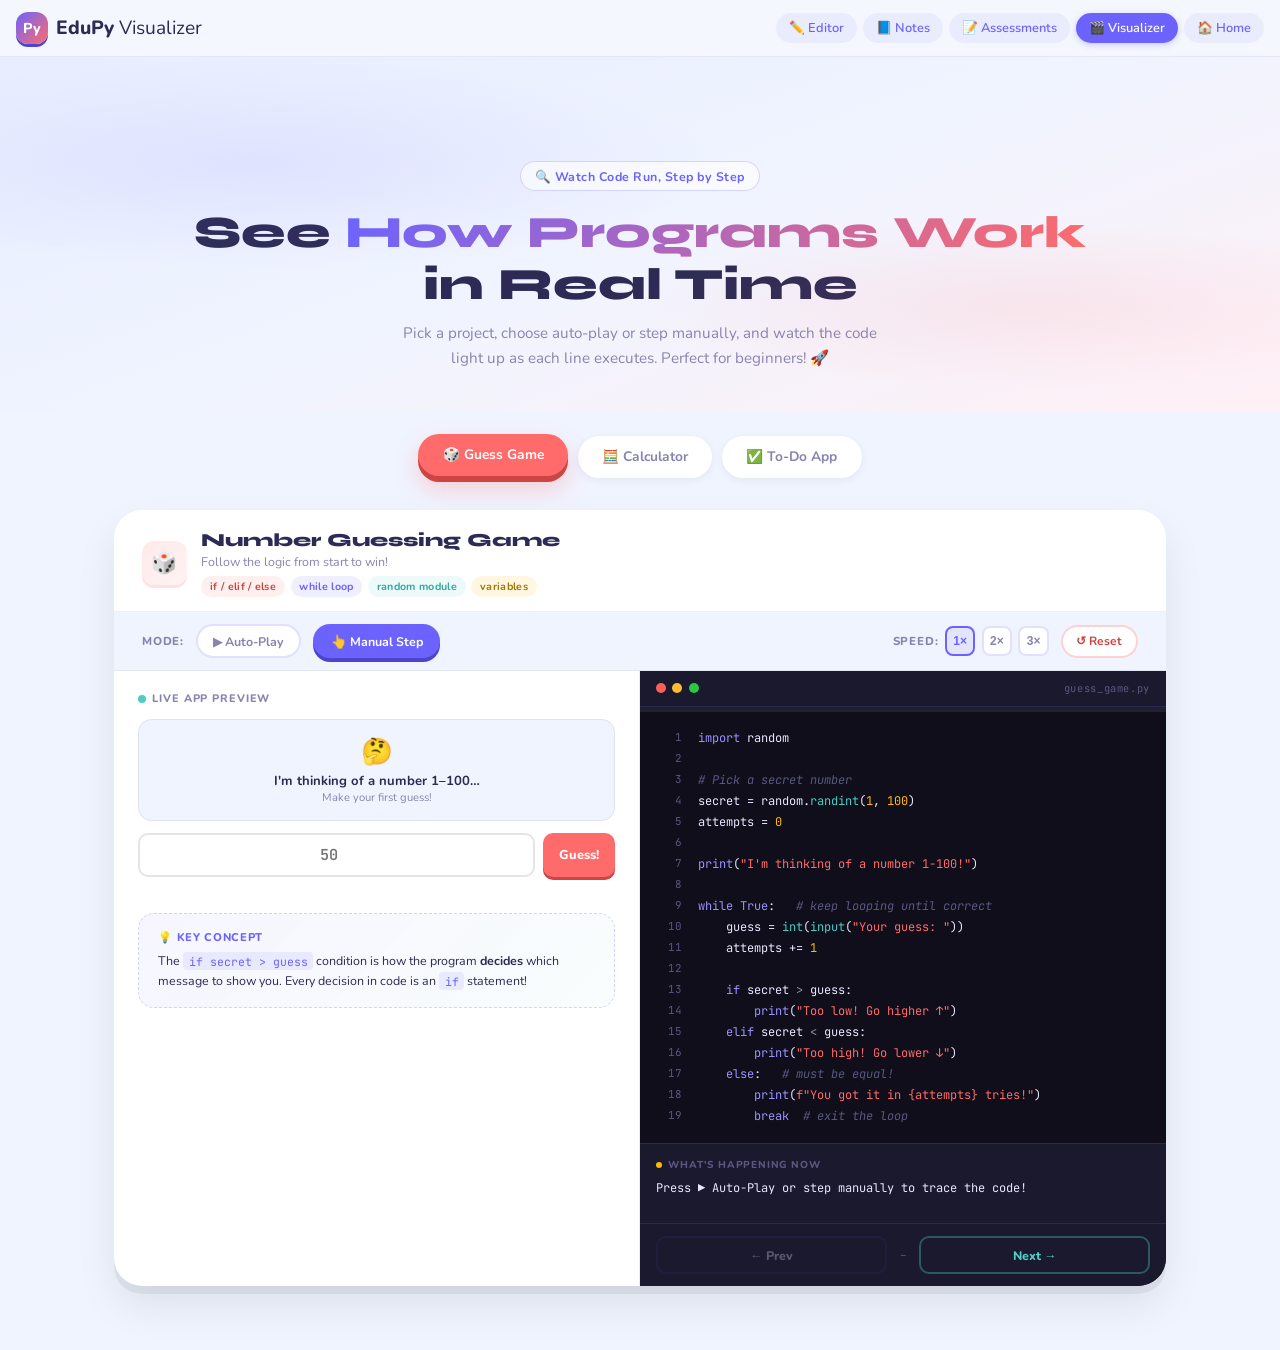
<file: projects.html>
<!DOCTYPE html>
<html lang="en">
<head>
<meta charset="UTF-8" />
<meta name="viewport" content="width=device-width, initial-scale=1.0" />
<title>EduPy – Code Flow Visualizer</title>
<link rel="icon" href="logo.png">
<link rel="preconnect" href="https://fonts.googleapis.com" />
<link rel="preconnect" href="https://fonts.gstatic.com" crossorigin />
<link href="https://fonts.googleapis.com/css2?family=Nunito:wght@400;600;700;800;900&family=Syne:wght@700;800&family=JetBrains+Mono:wght@400;500;600&display=swap" rel="stylesheet" />

<style>
*, *::before, *::after { box-sizing: border-box; margin: 0; padding: 0; }

:root {
  --purple: #6C63FF; --purple-dk: #4B44CC; --purple-lt: #8B83FF;
  --coral: #FF6B6B;  --coral-dk: #CC4444;
  --mint: #4ECDC4;   --mint-dk: #33A89F;
  --amber: #FFBA08;
  --bg: #F0F4FF; --card-bg: #FFFFFF; --text: #2D2B55; --muted: #8884B0;
  --radius: 24px;
  --font-body: "Nunito", sans-serif;
  --font-head: "Syne", sans-serif;
  --font-mono: "JetBrains Mono", monospace;
  --bounce: 0.25s cubic-bezier(0.34,1.56,0.64,1);
  --smooth: 0.22s cubic-bezier(0.4,0,0.2,1);
  /* terminal */
  --trm-bg: #0F0E1A;
  --trm-bg2: #1A192E;
  --trm-border: rgba(108,99,255,0.2);
  --trm-green: #4ECDC4;
  --trm-yellow: #FFBA08;
  --trm-red: #FF6B6B;
  --trm-purple: #9B93FF;
  --trm-white: #E8E6FF;
  --trm-dim: #5A5880;
}

html { scroll-behavior: smooth; }
body { font-family: var(--font-body); background: var(--bg); color: var(--text); overflow-x: hidden; }

/* ── NAV ── */
.nav {
  position: fixed; top: 0; left: 0; right: 0; z-index: 100;
  display: flex; align-items: center; justify-content: space-between;
  padding: 0.9rem 2rem;
  background: rgba(240,244,255,0.85);
  backdrop-filter: blur(18px);
  border-bottom: 1px solid rgba(108,99,255,0.12);
}
.nav-brand { display: flex; align-items: center; gap: 0.65rem; text-decoration: none; }
.nav-logo {
  width: 2.4rem; height: 2.4rem; border-radius: 14px;
  background: linear-gradient(135deg, var(--purple), var(--coral));
  display: flex; align-items: center; justify-content: center;
  font-family: var(--font-head); font-weight: 800; font-size: 1rem; color: #fff;
  box-shadow: 0 4px 0 var(--purple-dk), 0 8px 16px rgba(108,99,255,0.3);
  transition: transform var(--bounce);
}
.nav-brand:hover .nav-logo { transform: translateY(-2px) scale(1.05); }
.nav-title { font-family: var(--font-head); font-size: 1.2rem; font-weight: 800; color: var(--purple); }
.nav-badge {
  font-size: 0.68rem; font-weight: 800; padding: 0.2rem 0.6rem;
  border-radius: 999px; background: linear-gradient(120deg,var(--purple),var(--coral));
  color: white; letter-spacing: 0.04em; margin-left: 0.3rem;
}

/* ── HERO ── */
.hero {
  padding: 6.5rem 2rem 2.5rem;
  text-align: center;
  background: linear-gradient(160deg, #E8EEFF 0%, #F0F4FF 50%, #FFF0F5 100%);
  position: relative; overflow: hidden;
}
.hero::before {
  content: '';
  position: absolute; inset: 0;
  background: radial-gradient(ellipse 60% 50% at 20% 30%, rgba(108,99,255,0.1) 0%, transparent 60%),
              radial-gradient(ellipse 50% 40% at 80% 70%, rgba(255,107,107,0.1) 0%, transparent 60%);
  pointer-events: none;
}
.hero-eyebrow {
  display: inline-flex; align-items: center; gap: 0.4rem;
  background: rgba(255,255,255,0.6); backdrop-filter: blur(10px);
  border: 1px solid rgba(108,99,255,0.25); border-radius: 999px;
  padding: 0.35rem 0.9rem; font-size: 0.78rem; font-weight: 700;
  color: var(--purple); margin-bottom: 1rem; letter-spacing: 0.04em;
}
.hero-title {
  font-family: var(--font-head); font-size: clamp(1.8rem,4.5vw,2.8rem);
  font-weight: 800; color: var(--text); margin-bottom: 0.7rem; line-height: 1.15;
}
.hero-title span { background: linear-gradient(120deg,var(--purple),var(--coral)); -webkit-background-clip: text; background-clip: text; color: transparent; }
.hero-sub { font-size: 0.95rem; color: var(--muted); max-width: 500px; margin: 0 auto; line-height: 1.65; }

/* ── PROJECT SELECTOR ── */
.proj-selector {
  display: flex; justify-content: center; gap: 0.6rem; flex-wrap: wrap;
  padding: 1.5rem 1.5rem 0.5rem;
}
.proj-tab {
  display: flex; align-items: center; gap: 0.5rem;
  padding: 0.6rem 1.4rem; border-radius: 999px;
  font-family: var(--font-body); font-size: 0.86rem; font-weight: 700;
  cursor: pointer; border: 2px solid transparent;
  transition: all var(--bounce); background: white;
  color: var(--muted); box-shadow: 0 2px 8px rgba(0,0,0,0.06);
}
.proj-tab:hover { transform: translateY(-2px); box-shadow: 0 6px 20px rgba(0,0,0,0.1); }
.proj-tab.active { color: white; transform: translateY(-2px); }
.proj-tab.t-guess.active { background: var(--coral); box-shadow: 0 6px 0 var(--coral-dk), 0 12px 24px rgba(255,107,107,0.3); }
.proj-tab.t-todo.active  { background: var(--mint);  box-shadow: 0 6px 0 var(--mint-dk),  0 12px 24px rgba(78,205,196,0.3); }
.proj-tab.t-calc.active  { background: var(--purple);box-shadow: 0 6px 0 var(--purple-dk),0 12px 24px rgba(108,99,255,0.3); }

/* ── MAIN LAYOUT ── */
.visualizer-wrap { max-width: 1100px; margin: 0 auto; padding: 1.5rem 1.5rem 4rem; }

.split-card {
  background: white; border-radius: 28px;
  box-shadow: 0 8px 0 rgba(0,0,0,0.06), 0 20px 40px rgba(0,0,0,0.08);
  overflow: hidden;
  display: none;
  animation: panelIn 0.35s cubic-bezier(0.34,1.56,0.64,1) forwards;
}
.split-card.active { display: flex; flex-direction: column; }
@keyframes panelIn { from { opacity:0; transform:translateY(16px) scale(0.97); } to { opacity:1; transform:none; } }

/* ── CARD HEADER ── */
.card-header {
  display: flex; align-items: center; gap: 0.9rem;
  padding: 1.2rem 1.75rem 0.9rem;
  border-bottom: 1.5px solid rgba(0,0,0,0.06);
  flex-wrap: wrap;
}
.proj-icon {
  width: 2.8rem; height: 2.8rem; border-radius: 12px;
  display: flex; align-items: center; justify-content: center; font-size: 1.3rem; flex-shrink: 0;
}
.proj-icon.purple { background: linear-gradient(135deg,rgba(108,99,255,0.15),rgba(108,99,255,0.08)); box-shadow: 0 3px 0 rgba(108,99,255,0.2); }
.proj-icon.coral  { background: linear-gradient(135deg,rgba(255,107,107,0.15),rgba(255,107,107,0.08)); box-shadow: 0 3px 0 rgba(255,107,107,0.2); }
.proj-icon.mint   { background: linear-gradient(135deg,rgba(78,205,196,0.15),rgba(78,205,196,0.08)); box-shadow: 0 3px 0 rgba(78,205,196,0.2); }
.proj-meta { flex: 1; }
.proj-name { font-family: var(--font-head); font-size: 1.15rem; font-weight: 800; color: var(--text); }
.proj-tagline { font-size: 0.78rem; color: var(--muted); margin-top: 0.1rem; }
.concept-tags { display: flex; gap: 0.35rem; flex-wrap: wrap; margin-top: 0.4rem; }
.ctag {
  font-size: 0.67rem; font-weight: 700; padding: 0.18rem 0.55rem;
  border-radius: 999px; letter-spacing: 0.03em;
}
.ctag.purple { background: rgba(108,99,255,0.1); color: var(--purple); }
.ctag.coral  { background: rgba(255,107,107,0.1); color: var(--coral-dk); }
.ctag.mint   { background: rgba(78,205,196,0.1);  color: var(--mint-dk); }
.ctag.amber  { background: rgba(255,186,8,0.12);  color: #a07800; }

/* ── SPEED CONTROLS ── */
.controls-bar {
  display: flex; align-items: center; gap: 0.75rem; flex-wrap: wrap;
  padding: 0.75rem 1.75rem;
  background: var(--bg); border-bottom: 1.5px solid rgba(0,0,0,0.06);
}
.ctrl-label { font-size: 0.72rem; font-weight: 800; text-transform: uppercase; letter-spacing: 0.07em; color: var(--muted); }
.mode-btn {
  padding: 0.4rem 0.95rem; border-radius: 999px;
  font-family: var(--font-body); font-size: 0.78rem; font-weight: 700;
  cursor: pointer; border: 2px solid rgba(108,99,255,0.2);
  background: white; color: var(--muted);
  transition: all var(--bounce);
  display: flex; align-items: center; gap: 0.35rem;
}
.mode-btn:hover { border-color: var(--purple); color: var(--purple); transform: translateY(-1px); }
.mode-btn.active { background: var(--purple); color: white; border-color: var(--purple); box-shadow: 0 4px 0 var(--purple-dk); }
.speed-group { display: flex; align-items: center; gap: 0.4rem; margin-left: auto; }
.speed-btn {
  width: 1.9rem; height: 1.9rem; border-radius: 8px; border: 2px solid rgba(108,99,255,0.2);
  background: white; cursor: pointer; font-size: 0.75rem; font-weight: 800; color: var(--muted);
  display: flex; align-items: center; justify-content: center;
  transition: all var(--smooth);
}
.speed-btn.active { background: rgba(108,99,255,0.1); color: var(--purple); border-color: var(--purple); }
.speed-btn:hover:not(.active) { border-color: var(--muted); }
.reset-btn {
  padding: 0.4rem 0.85rem; border-radius: 999px;
  font-family: var(--font-body); font-size: 0.75rem; font-weight: 700;
  cursor: pointer; border: 2px solid rgba(255,107,107,0.3);
  background: white; color: var(--coral-dk);
  transition: all var(--smooth);
}
.reset-btn:hover { background: rgba(255,107,107,0.08); border-color: var(--coral); }

/* ── SPLIT PANES ── */
.split-body {
  display: grid; grid-template-columns: 1fr 1fr; min-height: 520px;
}
@media (max-width: 700px) {
  .split-body { grid-template-columns: 1fr; }
}

/* LEFT PANE – colorful UI */
.pane-ui {
  padding: 1.25rem 1.5rem;
  border-right: 1.5px solid rgba(0,0,0,0.07);
}
.pane-label {
  font-size: 0.68rem; font-weight: 800; text-transform: uppercase; letter-spacing: 0.08em;
  color: var(--muted); margin-bottom: 0.8rem; display: flex; align-items: center; gap: 0.4rem;
}
.pane-label::before {
  content: ''; display: block; width: 8px; height: 8px; border-radius: 50%;
  background: var(--mint);
}

/* Highlight overlay for active element */
.step-highlight {
  outline: 3px solid var(--amber) !important;
  outline-offset: 3px;
  border-radius: 10px;
  animation: highlightPulse 0.6s ease;
  position: relative; z-index: 5;
}
@keyframes highlightPulse {
  0%   { outline-color: transparent; }
  30%  { outline-color: var(--amber); }
  100% { outline-color: var(--amber); }
}

/* RIGHT PANE – terminal */
.pane-terminal {
  background: var(--trm-bg);
  display: flex; flex-direction: column;
}
.terminal-topbar {
  display: flex; align-items: center; gap: 0.4rem;
  padding: 0.65rem 1rem;
  background: var(--trm-bg2);
  border-bottom: 1px solid var(--trm-border);
}
.tdot { width: 10px; height: 10px; border-radius: 50%; }
.tdot-r { background: #ff5f57; }
.tdot-y { background: #febc2e; }
.tdot-g { background: #28c840; }
.terminal-title { margin-left: auto; font-family: var(--font-mono); font-size: 0.65rem; color: var(--trm-dim); letter-spacing: 0.06em; }

.terminal-body { flex: 1; display: flex; flex-direction: column; overflow: hidden; }

/* Step progress */
.step-progress {
  display: flex; gap: 0; align-items: stretch;
  border-bottom: 1px solid var(--trm-border);
  overflow-x: auto; scrollbar-width: none;
}
.step-progress::-webkit-scrollbar { display: none; }
.step-pip {
  flex: 1; min-width: 20px; height: 4px;
  background: rgba(255,255,255,0.07);
  transition: background 0.3s;
  cursor: pointer;
}
.step-pip.done   { background: var(--mint); }
.step-pip.active { background: var(--amber); animation: pipPulse 0.8s ease infinite alternate; }
@keyframes pipPulse { from { opacity: 0.7; } to { opacity: 1; } }

/* Code view */
.code-scroll {
  flex: 1; overflow-y: auto; padding: 1rem;
  scrollbar-width: thin; scrollbar-color: rgba(108,99,255,0.2) transparent;
}
.code-scroll::-webkit-scrollbar { width: 4px; }
.code-scroll::-webkit-scrollbar-thumb { background: rgba(108,99,255,0.2); border-radius: 4px; }

.code-line {
  display: flex; gap: 0; align-items: flex-start;
  font-family: var(--font-mono); font-size: 0.75rem; line-height: 1.75;
  border-radius: 6px; transition: background 0.2s;
  position: relative;
}
.code-line.active-line {
  background: rgba(255,186,8,0.12);
}
.code-line.active-line::before {
  content: '▶';
  position: absolute; left: -14px;
  color: var(--amber); font-size: 0.6rem; top: 50%; transform: translateY(-50%);
  animation: arrowBounce 0.4s var(--bounce);
}
@keyframes arrowBounce { from { transform: translateY(-50%) translateX(-4px); } to { transform: translateY(-50%) translateX(0); } }
.code-line.done-line { opacity: 0.45; }
.line-num { color: var(--trm-dim); min-width: 1.6rem; text-align: right; margin-right: 1rem; user-select: none; font-size: 0.68rem; }
.line-code { color: var(--trm-white); white-space: pre-wrap; word-break: break-word; }

/* Token colors */
.tk-kw     { color: var(--trm-purple); }
.tk-fn     { color: var(--trm-green); }
.tk-str    { color: var(--trm-red); }
.tk-num    { color: var(--trm-yellow); }
.tk-cmt    { color: var(--trm-dim); font-style: italic; }
.tk-op     { color: rgba(255,255,255,0.55); }
.tk-var    { color: #c8c0ff; }

/* Step explanation box */
.step-explain {
  padding: 0.9rem 1rem;
  background: var(--trm-bg2);
  border-top: 1px solid var(--trm-border);
  min-height: 80px;
}
.explain-tag {
  font-size: 0.63rem; font-weight: 800; text-transform: uppercase; letter-spacing: 0.08em;
  color: var(--trm-dim); margin-bottom: 0.4rem; display: flex; align-items: center; gap: 0.4rem;
}
.explain-tag span {
  display: inline-flex; width: 6px; height: 6px; border-radius: 50%; background: var(--amber);
  animation: dotBlink 1s ease infinite alternate;
}
@keyframes dotBlink { from { opacity: 0.4; } to { opacity: 1; } }
.explain-text {
  font-family: var(--font-mono); font-size: 0.75rem; color: var(--trm-white); line-height: 1.55;
}
.explain-concept {
  margin-top: 0.45rem; font-size: 0.68rem;
  color: var(--trm-green); font-family: var(--font-body); font-weight: 700;
}

/* Manual nav buttons */
.nav-btns {
  display: flex; gap: 0.5rem; padding: 0.75rem 1rem;
  background: var(--trm-bg2); border-top: 1px solid var(--trm-border);
}
.nav-btn-t {
  flex: 1; padding: 0.55rem; border-radius: 10px; border: 2px solid rgba(108,99,255,0.25);
  background: transparent; cursor: pointer; font-family: var(--font-body); font-size: 0.78rem; font-weight: 800;
  color: var(--trm-white); transition: all var(--smooth);
  display: flex; align-items: center; justify-content: center; gap: 0.35rem;
}
.nav-btn-t:hover:not(:disabled) { background: rgba(108,99,255,0.15); border-color: var(--purple-lt); }
.nav-btn-t:disabled { opacity: 0.3; cursor: not-allowed; }
.nav-btn-t.next-btn { border-color: rgba(78,205,196,0.35); color: var(--trm-green); }
.nav-btn-t.next-btn:hover:not(:disabled) { background: rgba(78,205,196,0.12); border-color: var(--trm-green); }

/* Step counter badge */
.step-counter {
  font-family: var(--font-mono); font-size: 0.68rem;
  color: var(--trm-dim); text-align: center;
  padding: 0.3rem; align-self: center;
}

/* ── MINI UI COMPONENTS ── (live inside left pane) */

/* Calculator mini */
.mini-calc-display {
  background: #1e1b4b; border-radius: 12px; padding: 0.75rem 1rem;
  margin-bottom: 0.75rem; text-align: right;
  transition: outline 0.2s;
}
.mini-calc-expr { font-family: var(--font-mono); font-size: 0.68rem; color: rgba(255,255,255,0.4); min-height: 1.1em; }
.mini-calc-result { font-family: var(--font-mono); font-size: 1.5rem; font-weight: 600; color: white; min-height: 1.2em; }
.mini-calc-grid { display: grid; grid-template-columns: repeat(4,1fr); gap: 0.4rem; }
.mini-calc-btn {
  padding: 0.65rem 0.3rem; border-radius: 10px; border: none; cursor: pointer;
  font-family: var(--font-body); font-size: 0.85rem; font-weight: 700;
  transition: transform var(--bounce), box-shadow var(--smooth);
  background: white; color: var(--text); box-shadow: 0 3px 0 rgba(0,0,0,0.12);
}
.mini-calc-btn:hover { transform: translateY(-1px); }
.mini-calc-btn.op  { background: rgba(108,99,255,0.12); color: var(--purple); }
.mini-calc-btn.eq  { background: var(--purple); color: white; box-shadow: 0 3px 0 var(--purple-dk); }
.mini-calc-btn.clr { background: rgba(255,107,107,0.12); color: var(--coral-dk); }
.mini-calc-btn.sp2 { grid-column: span 2; }

/* Guess mini */
.mini-guess-status {
  text-align: center; padding: 0.9rem; background: var(--bg); border-radius: 14px;
  margin-bottom: 0.75rem; border: 1.5px solid rgba(0,0,0,0.07);
}
.mini-guess-emoji { font-size: 1.6rem; margin-bottom: 0.2rem; }
.mini-guess-msg { font-size: 0.82rem; font-weight: 700; color: var(--text); }
.mini-guess-sub { font-size: 0.7rem; color: var(--muted); }
.mini-guess-row { display: flex; gap: 0.5rem; margin-top: 0.6rem; }
.mini-guess-input {
  flex: 1; padding: 0.6rem 0.75rem; border-radius: 10px;
  border: 2px solid rgba(0,0,0,0.1); font-size: 0.95rem;
  font-family: var(--font-mono); font-weight: 600; text-align: center;
  outline: none;
}
.mini-guess-btn {
  padding: 0.6rem 1rem; border-radius: 10px; border: none; cursor: pointer;
  font-weight: 800; font-size: 0.8rem; font-family: var(--font-body);
  background: var(--coral); color: white; box-shadow: 0 3px 0 var(--coral-dk);
}

/* Todo mini */
.mini-todo-row { display: flex; gap: 0.5rem; margin-bottom: 0.75rem; }
.mini-todo-input {
  flex: 1; padding: 0.6rem 0.8rem; border-radius: 10px;
  border: 2px solid rgba(0,0,0,0.1); font-family: var(--font-body);
  font-size: 0.85rem; font-weight: 600; outline: none;
}
.mini-todo-add {
  padding: 0.6rem 1rem; border-radius: 10px; border: none; cursor: pointer;
  font-weight: 800; font-size: 0.8rem; font-family: var(--font-body);
  background: var(--mint); color: white; box-shadow: 0 3px 0 var(--mint-dk);
}
.mini-todo-list { display: flex; flex-direction: column; gap: 0.4rem; }
.mini-todo-item {
  display: flex; align-items: center; gap: 0.6rem;
  background: var(--bg); border-radius: 10px; padding: 0.55rem 0.75rem;
  border: 1.5px solid rgba(0,0,0,0.06); font-size: 0.82rem; font-weight: 600;
}
.mini-todo-item.done-item { opacity: 0.5; text-decoration: line-through; }
.mini-check {
  width: 1.1rem; height: 1.1rem; border-radius: 5px; flex-shrink: 0;
  border: 2px solid rgba(0,0,0,0.15); background: white;
  display: flex; align-items: center; justify-content: center; cursor: pointer;
  transition: all var(--smooth);
}
.mini-check.checked { background: var(--mint); border-color: var(--mint); }
.mini-check svg { opacity: 0; }
.mini-check.checked svg { opacity: 1; }
.prio-dot { width: 7px; height: 7px; border-radius: 50%; flex-shrink: 0; }
.prio-high { background: var(--coral); }
.prio-med  { background: var(--amber); }
.prio-low  { background: var(--mint); }

/* ── INSPIRED BOX ── */
.inspired-box {
  margin-top: 1.5rem;
  background: linear-gradient(135deg, rgba(108,99,255,0.06), rgba(78,205,196,0.04));
  border: 1.5px dashed rgba(108,99,255,0.25); border-radius: 16px;
  padding: 1rem 1.2rem;
}
.inspired-title { font-size: 0.7rem; font-weight: 800; color: var(--purple); letter-spacing: 0.06em; text-transform: uppercase; margin-bottom: 0.4rem; }
.inspired-text { font-size: 0.78rem; color: var(--text); line-height: 1.6; }
.inspired-text code { font-family: var(--font-mono); background: rgba(108,99,255,0.1); padding: 0.1rem 0.35rem; border-radius: 4px; color: var(--purple); font-size: 0.72rem; }
</style>
<style>*, *::before, *::after { box-sizing: border-box; margin: 0; padding: 0; }

:root {
  --purple: #6C63FF; --purple-dk: #4B44CC; --purple-lt: #8B83FF;
  --coral: #FF6B6B;  --coral-dk: #CC4444;
  --mint: #4ECDC4;   --mint-dk: #33A89F;
  --amber: #FFBA08;
  --bg: #F0F4FF; --card-bg: #FFFFFF; --text: #2D2B55; --muted: #8884B0;
  --radius: 24px;
  --font-body: "Nunito", sans-serif;
  --font-head: "Syne", sans-serif;
  --font-mono: "JetBrains Mono", monospace;
  --bounce: 0.25s cubic-bezier(0.34,1.56,0.64,1);
  --smooth: 0.22s cubic-bezier(0.4,0,0.2,1);
  /* terminal */
  --trm-bg: #0F0E1A;
  --trm-bg2: #1A192E;
  --trm-border: rgba(108,99,255,0.2);
  --trm-green: #4ECDC4;
  --trm-yellow: #FFBA08;
  --trm-red: #FF6B6B;
  --trm-purple: #9B93FF;
  --trm-white: #E8E6FF;
  --trm-dim: #5A5880;
}

html { scroll-behavior: smooth; }
body { font-family: var(--font-body); background: var(--bg); color: var(--text); overflow-x: hidden; }

/* ── NEW NAVBAR (same as notes/assessments/home pages) ── */
.navbar {
  position: sticky;
  top: 0;
  z-index: 100;
  background: rgba(244, 247, 253, 0.95);
  backdrop-filter: blur(12px);
  border-bottom: 1px solid rgba(108, 99, 255, 0.12);
  display: flex;
  align-items: center;
  justify-content: space-between;
  padding: 0.75rem 1rem;
  flex-wrap: wrap;
  gap: 0.8rem;
}

.logo {
  display: flex;
  align-items: center;
  gap: 0.5rem;
  font-weight: 800;
  font-size: 1.2rem;
}

.logo-icon {
  background: linear-gradient(135deg, var(--purple), var(--coral));
  width: 32px;
  height: 32px;
  border-radius: 12px;
  display: flex;
  align-items: center;
  justify-content: center;
  font-weight: 800;
  font-size: 0.9rem;
  color: white;
  box-shadow: 0 3px 0 var(--purple-dk);
}

.nav-links {
  display: flex;
  gap: 0.4rem;
  flex-wrap: wrap;
}

.nav-btn {
  padding: 0.4rem 0.8rem;
  border-radius: 40px;
  font-weight: 600;
  text-decoration: none;
  background: rgba(108, 99, 255, 0.08);
  color: var(--purple);
  transition: 0.2s ease;
  font-size: 0.8rem;
  display: inline-flex;
  align-items: center;
  gap: 5px;
}

.nav-btn.primary {
  background: var(--purple);
  color: white;
  box-shadow: 0 2px 6px rgba(108, 99, 255, 0.3);
}

.nav-btn:hover {
  transform: translateY(-2px);
  background: var(--purple);
  color: white;
}

/* ── HERO ── */
.hero {
  padding: 6.5rem 2rem 2.5rem;
  text-align: center;
  background: linear-gradient(160deg, #E8EEFF 0%, #F0F4FF 50%, #FFF0F5 100%);
  position: relative; overflow: hidden;
}</style>
</head>
<body>

<!-- NAV -->
<!-- ═══ NAVBAR ═══ -->
<nav class="navbar">
  <div class="logo">
    <div class="logo-icon">Py</div>
    <span>EduPy <span style="font-weight: 400;">Visualizer</span></span>
  </div>
  <div class="nav-links">
    <a href="home.html" class="nav-btn">✏️ Editor</a>
    <a href="notes.html" class="nav-btn">📘 Notes</a>
    <a href="assessments.html" class="nav-btn">📝 Assessments</a>
    <a href="projects.html" class="nav-btn primary">🎬 Visualizer</a>
    <a href="index.html" class="nav-btn">🏠 Home</a>
  </div>
</nav>

<!-- HERO -->
<div class="hero">
  <div class="hero-eyebrow">🔍 Watch Code Run, Step by Step</div>
  <h1 class="hero-title">See <span>How Programs Work</span><br>in Real Time</h1>
  <p class="hero-sub">Pick a project, choose auto-play or step manually, and watch the code light up as each line executes. Perfect for beginners! 🚀</p>
</div>

<!-- PROJECT SELECTOR -->
<div class="proj-selector">
  <button class="proj-tab t-guess active" onclick="selectProject('guess',this)">🎲 Guess Game</button>
  <button class="proj-tab t-calc"  onclick="selectProject('calc',this)">🧮 Calculator</button>
  <button class="proj-tab t-todo"  onclick="selectProject('todo',this)">✅ To-Do App</button>
</div>

<!-- VISUALIZER AREA -->
<div class="visualizer-wrap">

  <!-- ═══ GUESS GAME CARD ═══ -->
  <div class="split-card active" id="card-guess">
    <div class="card-header">
      <div class="proj-icon coral">🎲</div>
      <div class="proj-meta">
        <div class="proj-name">Number Guessing Game</div>
        <div class="proj-tagline">Follow the logic from start to win!</div>
        <div class="concept-tags">
          <span class="ctag coral">if / elif / else</span>
          <span class="ctag purple">while loop</span>
          <span class="ctag mint">random module</span>
          <span class="ctag amber">variables</span>
        </div>
      </div>
    </div>

    <div class="controls-bar" id="ctrl-guess">
      <span class="ctrl-label">Mode:</span>
      <!-- Manual is now default -->
      <button class="mode-btn" id="auto-guess" onclick="setMode('guess','auto')">▶ Auto-Play</button>
      <button class="mode-btn active" id="manual-guess" onclick="setMode('guess','manual')">👆 Manual Step</button>
      <div class="speed-group">
        <span class="ctrl-label">Speed:</span>
        <button class="speed-btn active" data-speed="1200" onclick="setSpeed('guess',1200,this)">1×</button>
        <button class="speed-btn" data-speed="700" onclick="setSpeed('guess',700,this)">2×</button>
        <button class="speed-btn" data-speed="350" onclick="setSpeed('guess',350,this)">3×</button>
      </div>
      <button class="reset-btn" onclick="resetViz('guess')">↺ Reset</button>
    </div>

    <div class="split-body">
      <!-- Left UI pane -->
      <div class="pane-ui" id="ui-guess">
        <div class="pane-label">Live App Preview</div>
        <div id="guess-status-box" class="mini-guess-status">
          <div class="mini-guess-emoji" id="g-emoji">🤔</div>
          <div class="mini-guess-msg" id="g-msg">I'm thinking of a number 1–100…</div>
          <div class="mini-guess-sub" id="g-sub">Make your first guess!</div>
        </div>
        <div class="mini-guess-row">
          <input class="mini-guess-input" id="g-input" type="number" min="1" max="100" placeholder="50" />
          <button class="mini-guess-btn" id="g-btn" onclick="liveGuess()">Guess!</button>
        </div>
        <div id="g-history" style="display:flex;flex-wrap:wrap;gap:0.4rem;margin-top:0.75rem;"></div>

        <div class="inspired-box">
          <div class="inspired-title">💡 Key Concept</div>
          <div class="inspired-text">The <code>if secret &gt; guess</code> condition is how the program <strong>decides</strong> which message to show you. Every decision in code is an <code>if</code> statement!</div>
        </div>
      </div>

      <!-- Right terminal pane -->
      <div class="pane-terminal" id="term-guess">
        <div class="terminal-topbar">
          <div class="tdot tdot-r"></div>
          <div class="tdot tdot-y"></div>
          <div class="tdot tdot-g"></div>
          <div class="terminal-title">guess_game.py</div>
        </div>
        <div class="step-progress" id="pips-guess"></div>
        <div class="code-scroll" id="code-guess"></div>
        <div class="step-explain" id="explain-guess">
          <div class="explain-tag"><span></span>What's happening now</div>
          <div class="explain-text" id="explain-text-guess">Press ▶ Auto-Play or step manually to trace the code!</div>
          <div class="explain-concept" id="explain-concept-guess"></div>
        </div>
        <div class="nav-btns" id="navbtns-guess">
          <button class="nav-btn-t" id="prev-guess" onclick="stepViz('guess',-1)" disabled>← Prev</button>
          <div class="step-counter" id="counter-guess">–</div>
          <button class="nav-btn-t next-btn" id="next-guess" onclick="stepViz('guess',1)">Next →</button>
        </div>
      </div>
    </div>
  </div><!-- /guess card -->

  <!-- ═══ CALCULATOR CARD ═══ -->
  <div class="split-card" id="card-calc">
    <div class="card-header">
      <div class="proj-icon purple">🧮</div>
      <div class="proj-meta">
        <div class="proj-name">Calculator</div>
        <div class="proj-tagline">See how button clicks become math!</div>
        <div class="concept-tags">
          <span class="ctag purple">eval()</span>
          <span class="ctag coral">event listener</span>
          <span class="ctag mint">string concat</span>
          <span class="ctag amber">try/except</span>
        </div>
      </div>
    </div>

    <div class="controls-bar" id="ctrl-calc">
      <span class="ctrl-label">Mode:</span>
      <button class="mode-btn" id="auto-calc" onclick="setMode('calc','auto')">▶ Auto-Play</button>
      <button class="mode-btn active" id="manual-calc" onclick="setMode('calc','manual')">👆 Manual Step</button>
      <div class="speed-group">
        <span class="ctrl-label">Speed:</span>
        <button class="speed-btn active" data-speed="1200" onclick="setSpeed('calc',1200,this)">1×</button>
        <button class="speed-btn" data-speed="700" onclick="setSpeed('calc',700,this)">2×</button>
        <button class="speed-btn" data-speed="350" onclick="setSpeed('calc',350,this)">3×</button>
      </div>
      <button class="reset-btn" onclick="resetViz('calc')">↺ Reset</button>
    </div>

    <div class="split-body">
      <div class="pane-ui" id="ui-calc">
        <div class="pane-label">Live App Preview</div>
        <div class="mini-calc-display" id="calc-display-mini">
          <div class="mini-calc-expr" id="mc-expr"></div>
          <div class="mini-calc-result" id="mc-result">0</div>
        </div>
        <div class="mini-calc-grid">
          <button class="mini-calc-btn clr sp2" onclick="miniCalc('C')">C</button>
          <button class="mini-calc-btn op" onclick="miniCalc('/')">÷</button>
          <button class="mini-calc-btn op" onclick="miniCalc('*')">×</button>
          <button class="mini-calc-btn" onclick="miniCalc('7')">7</button>
          <button class="mini-calc-btn" onclick="miniCalc('8')">8</button>
          <button class="mini-calc-btn" onclick="miniCalc('9')">9</button>
          <button class="mini-calc-btn op" onclick="miniCalc('-')">−</button>
          <button class="mini-calc-btn" onclick="miniCalc('4')">4</button>
          <button class="mini-calc-btn" onclick="miniCalc('5')">5</button>
          <button class="mini-calc-btn" onclick="miniCalc('6')">6</button>
          <button class="mini-calc-btn op" onclick="miniCalc('+')">+</button>
          <button class="mini-calc-btn" onclick="miniCalc('1')">1</button>
          <button class="mini-calc-btn" onclick="miniCalc('2')">2</button>
          <button class="mini-calc-btn" onclick="miniCalc('3')">3</button>
          <button class="mini-calc-btn eq" onclick="miniCalc('=')">＝</button>
          <button class="mini-calc-btn sp2" onclick="miniCalc('0')">0</button>
          <button class="mini-calc-btn op" onclick="miniCalc('.')">.</button>
        </div>
        <div class="inspired-box" style="margin-top:1rem;">
          <div class="inspired-title" style="color:var(--purple);">💡 Key Concept</div>
          <div class="inspired-text">The <code>eval()</code> function turns a <strong>string like "3+4"</strong> into a real math answer. It's like asking Python to be your calculator!</div>
        </div>
      </div>

      <div class="pane-terminal" id="term-calc">
        <div class="terminal-topbar">
          <div class="tdot tdot-r"></div>
          <div class="tdot tdot-y"></div>
          <div class="tdot tdot-g"></div>
          <div class="terminal-title">calculator.py</div>
        </div>
        <div class="step-progress" id="pips-calc"></div>
        <div class="code-scroll" id="code-calc"></div>
        <div class="step-explain" id="explain-calc">
          <div class="explain-tag"><span></span>What's happening now</div>
          <div class="explain-text" id="explain-text-calc">Press ▶ Auto-Play to see each line run!</div>
          <div class="explain-concept" id="explain-concept-calc"></div>
        </div>
        <div class="nav-btns" id="navbtns-calc">
          <button class="nav-btn-t" id="prev-calc" onclick="stepViz('calc',-1)" disabled>← Prev</button>
          <div class="step-counter" id="counter-calc">–</div>
          <button class="nav-btn-t next-btn" id="next-calc" onclick="stepViz('calc',1)">Next →</button>
        </div>
      </div>
    </div>
  </div><!-- /calc card -->

  <!-- ═══ TODO CARD ═══ -->
  <div class="split-card" id="card-todo">
    <div class="card-header">
      <div class="proj-icon mint">✅</div>
      <div class="proj-meta">
        <div class="proj-name">To-Do App</div>
        <div class="proj-tagline">Trace how lists & objects power a real app!</div>
        <div class="concept-tags">
          <span class="ctag mint">lists / arrays</span>
          <span class="ctag purple">objects / dicts</span>
          <span class="ctag coral">filter()</span>
          <span class="ctag amber">DOM update</span>
        </div>
      </div>
    </div>

    <div class="controls-bar" id="ctrl-todo">
      <span class="ctrl-label">Mode:</span>
      <button class="mode-btn" id="auto-todo" onclick="setMode('todo','auto')">▶ Auto-Play</button>
      <button class="mode-btn active" id="manual-todo" onclick="setMode('todo','manual')">👆 Manual Step</button>
      <div class="speed-group">
        <span class="ctrl-label">Speed:</span>
        <button class="speed-btn active" data-speed="1200" onclick="setSpeed('todo',1200,this)">1×</button>
        <button class="speed-btn" data-speed="700" onclick="setSpeed('todo',700,this)">2×</button>
        <button class="speed-btn" data-speed="350" onclick="setSpeed('todo',350,this)">3×</button>
      </div>
      <button class="reset-btn" onclick="resetViz('todo')">↺ Reset</button>
    </div>

    <div class="split-body">
      <div class="pane-ui" id="ui-todo">
        <div class="pane-label">Live App Preview</div>
        <div class="mini-todo-row">
          <input class="mini-todo-input" id="t-input" placeholder="Add a task…" />
          <button class="mini-todo-add" id="t-add-btn" onclick="liveAddTodo()">+ Add</button>
        </div>
        <div class="mini-todo-list" id="t-list"></div>
        <div class="inspired-box" style="margin-top:1rem;">
          <div class="inspired-title" style="color:var(--mint-dk);">💡 Key Concept</div>
          <div class="inspired-text">Every task is an <strong>object</strong> (a dictionary in Python) with keys like <code>text</code>, <code>done</code>, and <code>priority</code>. A <strong>list of objects</strong> is how almost every real app stores data!</div>
        </div>
      </div>

      <div class="pane-terminal" id="term-todo">
        <div class="terminal-topbar">
          <div class="tdot tdot-r"></div>
          <div class="tdot tdot-y"></div>
          <div class="tdot tdot-g"></div>
          <div class="terminal-title">todo_app.py</div>
        </div>
        <div class="step-progress" id="pips-todo"></div>
        <div class="code-scroll" id="code-todo"></div>
        <div class="step-explain" id="explain-todo">
          <div class="explain-tag"><span></span>What's happening now</div>
          <div class="explain-text" id="explain-text-todo">Press ▶ Auto-Play to watch the program flow!</div>
          <div class="explain-concept" id="explain-concept-todo"></div>
        </div>
        <div class="nav-btns" id="navbtns-todo">
          <button class="nav-btn-t" id="prev-todo" onclick="stepViz('todo',-1)" disabled>← Prev</button>
          <div class="step-counter" id="counter-todo">–</div>
          <button class="nav-btn-t next-btn" id="next-todo" onclick="stepViz('todo',1)">Next →</button>
        </div>
      </div>
    </div>
  </div><!-- /todo card -->

</div><!-- /visualizer-wrap -->

<script>
/* ═══════════════════════════════════════════════════════════════
   DATA: Steps for each project
   Each step: { lines: [lineNums], explain, concept, highlight, uiAction }
═══════════════════════════════════════════════════════════════ */

const PROJECTS = {

  /* ── GUESS GAME ─────────────────────────────────────────── */
  guess: {
    code: [
      { n:1,  html: `<span class="tk-kw">import</span> random` },
      { n:2,  html: `` },
      { n:3,  html: `<span class="tk-cmt"># Pick a secret number</span>` },
      { n:4,  html: `secret = random.<span class="tk-fn">randint</span>(<span class="tk-num">1</span>, <span class="tk-num">100</span>)` },
      { n:5,  html: `attempts = <span class="tk-num">0</span>` },
      { n:6,  html: `` },
      { n:7,  html: `<span class="tk-kw">print</span>(<span class="tk-str">"I'm thinking of a number 1-100!"</span>)` },
      { n:8,  html: `` },
      { n:9,  html: `<span class="tk-kw">while</span> <span class="tk-kw">True</span>:   <span class="tk-cmt"># keep looping until correct</span>` },
      { n:10, html: `    guess = <span class="tk-fn">int</span>(<span class="tk-fn">input</span>(<span class="tk-str">"Your guess: "</span>))` },
      { n:11, html: `    attempts += <span class="tk-num">1</span>` },
      { n:12, html: `` },
      { n:13, html: `    <span class="tk-kw">if</span> secret <span class="tk-op">&gt;</span> guess:` },
      { n:14, html: `        <span class="tk-kw">print</span>(<span class="tk-str">"Too low! Go higher ↑"</span>)` },
      { n:15, html: `    <span class="tk-kw">elif</span> secret <span class="tk-op">&lt;</span> guess:` },
      { n:16, html: `        <span class="tk-kw">print</span>(<span class="tk-str">"Too high! Go lower ↓"</span>)` },
      { n:17, html: `    <span class="tk-kw">else</span>:   <span class="tk-cmt"># must be equal!</span>` },
      { n:18, html: `        <span class="tk-kw">print</span>(<span class="tk-str">f"You got it in {attempts} tries!"</span>)` },
      { n:19, html: `        <span class="tk-kw">break</span>  <span class="tk-cmt"># exit the loop</span>` },
    ],
    steps: [
      { lines:[1],    explain:`Line 1: We import the random module. This gives us access to Python's built-in tools for generating random numbers.`, concept:`📦 import = loading a toolbox`, uiAction:'none' },
      { lines:[3,4],  explain:`Lines 3–4: random.randint(1,100) picks a secret number between 1 and 100. It's stored in the variable "secret".`, concept:`🎲 variable = a labelled box that holds a value`, uiAction:'setSecret' },
      { lines:[5],    explain:`Line 5: attempts = 0. We start a counter at zero. Every time the player guesses, this number goes up by 1.`, concept:`🔢 counter variable — starts at 0`, uiAction:'none' },
      { lines:[7],    explain:`Line 7: print() sends a message to the screen. This is how the program talks to the user!`, concept:`📢 print() = show text on screen`, uiAction:'showMsg' },
      { lines:[9],    explain:`Line 9: while True — this starts an infinite loop! The program keeps asking for guesses until we use "break" to stop it.`, concept:`🔁 while loop = repeat until we say stop`, uiAction:'flashLoop' },
      { lines:[10],   explain:`Line 10: input() pauses and waits for the user to type. int() converts that text into a number we can compare.`, concept:`⌨️ input() + int() = read a number from user`, uiAction:'focusInput' },
      { lines:[11],   explain:`Line 11: attempts += 1 means "add 1 to attempts". Same as writing attempts = attempts + 1. The counter goes up!`, concept:`➕ += is shorthand for adding to a variable`, uiAction:'none' },
      { lines:[13,14],explain:`Lines 13–14: if secret > guess — the secret is bigger, so the guess is too LOW. Python runs the print("Too low!") line.`, concept:`🔍 if statement = a decision point in the code`, uiAction:'guessLow' },
      { lines:[15,16],explain:`Lines 15–16: elif secret < guess — the secret is smaller, so the guess is too HIGH. elif means "else if" — a second condition to check.`, concept:`🔀 elif = "else if" — another condition to try`, uiAction:'guessHigh' },
      { lines:[17,18,19], explain:`Lines 17–19: else means none of the above — so the guess must be exactly right! We print the win message and use break to exit the loop.`, concept:`🎉 else = "in every other case" — the final branch`, uiAction:'guessWin' },
    ]
  },

  /* ── CALCULATOR ─────────────────────────────────────────── */
  calc: {
    code: [
      { n:1,  html: `<span class="tk-cmt"># expression stores what user typed</span>` },
      { n:2,  html: `expression = <span class="tk-str">""</span>  <span class="tk-cmt"># start empty</span>` },
      { n:3,  html: `` },
      { n:4,  html: `<span class="tk-kw">def</span> <span class="tk-fn">on_button_click</span>(value):` },
      { n:5,  html: `    <span class="tk-kw">global</span> expression` },
      { n:6,  html: `` },
      { n:7,  html: `    <span class="tk-kw">if</span> value <span class="tk-op">==</span> <span class="tk-str">"C"</span>:   <span class="tk-cmt"># clear</span>` },
      { n:8,  html: `        expression = <span class="tk-str">""</span>` },
      { n:9,  html: `        display.<span class="tk-fn">set_text</span>(<span class="tk-str">"0"</span>)` },
      { n:10, html: `` },
      { n:11, html: `    <span class="tk-kw">elif</span> value <span class="tk-op">==</span> <span class="tk-str">"="</span>:   <span class="tk-cmt"># evaluate</span>` },
      { n:12, html: `        <span class="tk-kw">try</span>:` },
      { n:13, html: `            result = <span class="tk-fn">eval</span>(expression)` },
      { n:14, html: `            display.<span class="tk-fn">set_text</span>(result)` },
      { n:15, html: `            expression = <span class="tk-fn">str</span>(result)` },
      { n:16, html: `        <span class="tk-kw">except</span>:` },
      { n:17, html: `            display.<span class="tk-fn">set_text</span>(<span class="tk-str">"Error"</span>)` },
      { n:18, html: `` },
      { n:19, html: `    <span class="tk-kw">else</span>:   <span class="tk-cmt"># any digit or operator</span>` },
      { n:20, html: `        expression += value` },
      { n:21, html: `        display.<span class="tk-fn">set_text</span>(expression)` },
    ],
    steps: [
      { lines:[1,2],  explain:`Lines 1–2: We create a variable called expression that starts as an empty string "". It will build up as the user taps buttons.`, concept:`📝 string variable = holds text like "3+4"`, uiAction:'calcReset' },
      { lines:[4,5],  explain:`Lines 4–5: We define a function called on_button_click. A function is reusable code that runs whenever a button is pressed. "global" lets us modify expression from inside the function.`, concept:`🔧 def = define a reusable block of code`, uiAction:'none' },
      { lines:[7,8,9],explain:`Lines 7–9: if value == "C" — if the user pressed Clear, reset expression to "" and show "0" on the display.`, concept:`🧹 == means "is equal to" — checking a condition`, uiAction:'calcPressC' },
      { lines:[11,12,13],explain:`Lines 11–13: elif value == "=" — time to calculate! eval() takes our string "3+4" and computes the actual math answer: 7.`, concept:`🧮 eval() = run a string as real Python code`, uiAction:'calcPress3' },
      { lines:[14,15],explain:`Lines 14–15: We show the result on the display and also save it back into expression (so the user can keep calculating).`, concept:`📺 updating the display = changing what the user sees`, uiAction:'calcPressPlus' },
      { lines:[16,17],explain:`Lines 16–17: except catches errors — like if the user typed "3++" by mistake. Instead of crashing, we show "Error" politely!`, concept:`🛡️ try/except = handle mistakes gracefully`, uiAction:'none' },
      { lines:[19,20,21],explain:`Lines 19–21: else handles all other buttons (digits, operators). expression += value adds the new character to the end of the string. The display updates instantly!`, concept:`➕ string += appends a character to a string`, uiAction:'calcPress4' },
      { lines:[13],   explain:`Back to eval(): now expression might be "3+4". Python evaluates it and returns 7. The display updates and the user sees their answer!`, concept:`✨ eval("3+4") returns the integer 7`, uiAction:'calcEquals' },
    ]
  },

  /* ── TODO APP ───────────────────────────────────────────── */
  todo: {
    code: [
      { n:1,  html: `<span class="tk-cmt"># List to hold all tasks</span>` },
      { n:2,  html: `todos = []` },
      { n:3,  html: `next_id = <span class="tk-num">1</span>` },
      { n:4,  html: `` },
      { n:5,  html: `<span class="tk-kw">def</span> <span class="tk-fn">add_task</span>(text, priority):` },
      { n:6,  html: `    <span class="tk-kw">global</span> next_id` },
      { n:7,  html: `    task = {` },
      { n:8,  html: `        <span class="tk-str">"id"</span>: next_id,` },
      { n:9,  html: `        <span class="tk-str">"text"</span>: text,` },
      { n:10, html: `        <span class="tk-str">"done"</span>: <span class="tk-kw">False</span>,` },
      { n:11, html: `        <span class="tk-str">"priority"</span>: priority` },
      { n:12, html: `    }` },
      { n:13, html: `    todos.<span class="tk-fn">append</span>(task)` },
      { n:14, html: `    next_id += <span class="tk-num">1</span>` },
      { n:15, html: `` },
      { n:16, html: `<span class="tk-kw">def</span> <span class="tk-fn">toggle_done</span>(task_id):` },
      { n:17, html: `    <span class="tk-kw">for</span> task <span class="tk-kw">in</span> todos:` },
      { n:18, html: `        <span class="tk-kw">if</span> task[<span class="tk-str">"id"</span>] <span class="tk-op">==</span> task_id:` },
      { n:19, html: `            task[<span class="tk-str">"done"</span>] = <span class="tk-kw">not</span> task[<span class="tk-str">"done"</span>]` },
      { n:20, html: `` },
      { n:21, html: `<span class="tk-kw">def</span> <span class="tk-fn">get_active</span>():` },
      { n:22, html: `    <span class="tk-kw">return</span> [t <span class="tk-kw">for</span> t <span class="tk-kw">in</span> todos <span class="tk-kw">if</span> <span class="tk-kw">not</span> t[<span class="tk-str">"done"</span>]]` },
      { n:23, html: `` },
      { n:24, html: `<span class="tk-cmt"># Start: add first tasks</span>` },
      { n:25, html: `<span class="tk-fn">add_task</span>(<span class="tk-str">"Learn Python"</span>, <span class="tk-str">"high"</span>)` },
      { n:26, html: `<span class="tk-fn">add_task</span>(<span class="tk-str">"Build a project"</span>, <span class="tk-str">"med"</span>)` },
    ],
    steps: [
      { lines:[1,2,3], explain:`Lines 1–3: todos = [] creates an empty list. This is where ALL tasks will live. next_id is a counter so each task gets a unique number.`, concept:`📋 list = an ordered collection of items`, uiAction:'todoInit' },
      { lines:[5,6],   explain:`Lines 5–6: We define the add_task function. It takes two inputs: the text of the task and its priority level. "global" lets us update next_id.`, concept:`🔧 function parameters = values passed in when calling it`, uiAction:'none' },
      { lines:[7,8,9,10,11,12], explain:`Lines 7–12: We create a task dictionary — an object with named fields: id, text, done (starts False), and priority. Curly braces {} create a dictionary in Python.`, concept:`🗃️ dictionary = key:value pairs, like a labelled form`, uiAction:'todoHighlight' },
      { lines:[13,14], explain:`Lines 13–14: todos.append(task) adds the new task to the end of our list. Then next_id += 1 so the next task gets a different id number.`, concept:`➕ list.append() = add an item to the end of a list`, uiAction:'todoAdd' },
      { lines:[16,17,18,19], explain:`Lines 16–19: toggle_done loops through every task with "for". When it finds the right id, it flips done from False → True (or back). "not" reverses a boolean.`, concept:`🔄 for loop = visit each item in a list one by one`, uiAction:'todoCheck' },
      { lines:[21,22], explain:`Lines 21–22: get_active uses a list comprehension — a compact way to build a filtered list. It returns only tasks where done is False.`, concept:`⚡ list comprehension = filter a list in one line`, uiAction:'todoFilter' },
      { lines:[24,25,26], explain:`Lines 24–26: Finally we call add_task twice to start with some demo tasks. The function runs, creates dictionaries, appends them to the list.`, concept:`🚀 calling a function = running the code inside it`, uiAction:'todoAddTwo' },
    ]
  }
};

/* ═══════════════════════════════════════════════════════════════
   STATE – default mode is now 'manual'
═══════════════════════════════════════════════════════════════ */
const state = {
  guess: { step: -1, mode: 'manual', speed: 1200, timer: null },
  calc:  { step: -1, mode: 'manual', speed: 1200, timer: null },
  todo:  { step: -1, mode: 'manual', speed: 1200, timer: null },
};

// Live UI state for mini apps
let gSecret = Math.floor(Math.random()*100)+1, gAttempts=0;
let calcExpr = '', mcResult = '0';
let miniTodos = [
  { id:1, text:'Learn Python', done:false, priority:'high' },
  { id:2, text:'Build a project', done:false, priority:'med' },
];
let nextTodoId = 3;

/* ═══════════════════════════════════════════════════════════════
   INIT — render code for all projects
═══════════════════════════════════════════════════════════════ */
function initAll() {
  ['guess','calc','todo'].forEach(p => {
    renderCode(p);
    renderPips(p);
  });
  renderMiniTodos();
}

function renderCode(proj) {
  const el = document.getElementById('code-'+proj);
  const lines = PROJECTS[proj].code;
  el.innerHTML = lines.map((l,i) =>
    `<div class="code-line" id="${proj}-line-${i+1}">` +
    `<span class="line-num">${l.n}</span>` +
    `<span class="line-code">${l.html || '&nbsp;'}</span>` +
    `</div>`
  ).join('');
}

function renderPips(proj) {
  const el = document.getElementById('pips-'+proj);
  const steps = PROJECTS[proj].steps;
  el.innerHTML = steps.map((s,i) =>
    `<div class="step-pip" id="${proj}-pip-${i}" title="Step ${i+1}"></div>`
  ).join('');
}

/* ═══════════════════════════════════════════════════════════════
   PROJECT SELECT
═══════════════════════════════════════════════════════════════ */
function selectProject(proj, btn) {
  document.querySelectorAll('.split-card').forEach(c => c.classList.remove('active'));
  document.querySelectorAll('.proj-tab').forEach(b => b.classList.remove('active'));
  document.getElementById('card-'+proj).classList.add('active');
  btn.classList.add('active');
}

/* ═══════════════════════════════════════════════════════════════
   MODE & SPEED
═══════════════════════════════════════════════════════════════ */
function setMode(proj, mode) {
  clearTimer(proj);
  state[proj].mode = mode;
  document.getElementById('auto-'+proj).classList.toggle('active', mode==='auto');
  document.getElementById('manual-'+proj).classList.toggle('active', mode==='manual');
  if (mode === 'auto') {
    if (state[proj].step < 0) state[proj].step = 0;
    runAuto(proj);
  }
}

function setSpeed(proj, ms, btn) {
  state[proj].speed = ms;
  document.querySelectorAll(`#ctrl-${proj} .speed-btn`).forEach(b => b.classList.remove('active'));
  btn.classList.add('active');
  if (state[proj].mode === 'auto' && state[proj].timer) {
    clearTimer(proj);
    runAuto(proj);
  }
}

/* ═══════════════════════════════════════════════════════════════
   AUTO PLAY
═══════════════════════════════════════════════════════════════ */
function runAuto(proj) {
  clearTimer(proj);
  const steps = PROJECTS[proj].steps;
  if (state[proj].step >= steps.length) return;
  applyStep(proj, state[proj].step);
  state[proj].timer = setTimeout(() => {
    state[proj].step++;
    if (state[proj].step < steps.length) runAuto(proj);
    else updateNavBtns(proj);
  }, state[proj].speed);
}

function clearTimer(proj) {
  if (state[proj].timer) { clearTimeout(state[proj].timer); state[proj].timer = null; }
}

/* ═══════════════════════════════════════════════════════════════
   MANUAL STEP
═══════════════════════════════════════════════════════════════ */
function stepViz(proj, dir) {
  clearTimer(proj);
  state[proj].mode = 'manual';
  document.getElementById('auto-'+proj).classList.remove('active');
  document.getElementById('manual-'+proj).classList.add('active');
  const steps = PROJECTS[proj].steps;
  state[proj].step = Math.max(0, Math.min(steps.length-1, state[proj].step + dir));
  applyStep(proj, state[proj].step);
  updateNavBtns(proj);
}

function updateNavBtns(proj) {
  const s = state[proj].step;
  const max = PROJECTS[proj].steps.length - 1;
  const prevBtn = document.getElementById('prev-'+proj);
  const nextBtn = document.getElementById('next-'+proj);
  if (prevBtn) prevBtn.disabled = s <= 0;
  if (nextBtn) nextBtn.disabled = s >= max;
  const counter = document.getElementById('counter-'+proj);
  if (counter) counter.textContent = s >= 0 ? `${s+1} / ${max+1}` : '–';
}

/* ═══════════════════════════════════════════════════════════════
   APPLY STEP — highlight code + update explain + UI action
═══════════════════════════════════════════════════════════════ */
function applyStep(proj, stepIdx) {
  const data = PROJECTS[proj];
  const step = data.steps[stepIdx];
  if (!step) return;

  // clear all line states
  data.code.forEach((l,i) => {
    const el = document.getElementById(`${proj}-line-${i+1}`);
    if (el) { el.classList.remove('active-line','done-line'); }
  });
  // done lines = all lines in previous steps
  for (let s=0; s<stepIdx; s++) {
    data.steps[s].lines.forEach(ln => {
      const el = document.getElementById(`${proj}-line-${ln}`);
      if (el) el.classList.add('done-line');
    });
  }
  // active lines
  step.lines.forEach(ln => {
    const el = document.getElementById(`${proj}-line-${ln}`);
    if (el) {
      el.classList.add('active-line');
      el.scrollIntoView({ block:'nearest', behavior:'smooth' });
    }
  });

  // pips
  data.steps.forEach((_,i) => {
    const pip = document.getElementById(`${proj}-pip-${i}`);
    if (!pip) return;
    pip.classList.remove('active','done');
    if (i < stepIdx) pip.classList.add('done');
    if (i === stepIdx) pip.classList.add('active');
  });

  // explanation
  document.getElementById(`explain-text-${proj}`).textContent = step.explain;
  document.getElementById(`explain-concept-${proj}`).textContent = step.concept || '';

  // counter
  updateNavBtns(proj);

  // UI action
  doUIAction(proj, step.uiAction, stepIdx);
}

/* ═══════════════════════════════════════════════════════════════
   RESET
═══════════════════════════════════════════════════════════════ */
function resetViz(proj) {
  clearTimer(proj);
  state[proj].step = -1;
  // clear highlights
  PROJECTS[proj].code.forEach((_,i) => {
    const el = document.getElementById(`${proj}-line-${i+1}`);
    if (el) el.classList.remove('active-line','done-line');
  });
  PROJECTS[proj].steps.forEach((_,i) => {
    const pip = document.getElementById(`${proj}-pip-${i}`);
    if (pip) pip.classList.remove('active','done');
  });
  document.getElementById(`explain-text-${proj}`).textContent = 'Press ▶ Auto-Play or step manually to trace the code!';
  document.getElementById(`explain-concept-${proj}`).textContent = '';
  updateNavBtns(proj);

  // reset mini UIs
  if (proj==='guess') { gSecret=Math.floor(Math.random()*100)+1; gAttempts=0; resetGuessUI(); }
  if (proj==='calc')  { calcExpr=''; document.getElementById('mc-expr').textContent=''; document.getElementById('mc-result').textContent='0'; }
  if (proj==='todo')  { miniTodos=[{id:1,text:'Learn Python',done:false,priority:'high'},{id:2,text:'Build a project',done:false,priority:'med'}]; nextTodoId=3; renderMiniTodos(); }

  // Do NOT auto restart – stay in manual mode
}

/* ═══════════════════════════════════════════════════════════════
   UI ACTIONS — animate the left pane in sync with code
═══════════════════════════════════════════════════════════════ */
function flash(elId) {
  const el = document.getElementById(elId);
  if (!el) return;
  el.classList.remove('step-highlight');
  void el.offsetWidth;
  el.classList.add('step-highlight');
  setTimeout(() => el.classList.remove('step-highlight'), 1400);
}

function doUIAction(proj, action, stepIdx) {
  if (!action || action==='none') return;

  if (proj==='guess') {
    if (action==='setSecret') {
      gSecret = Math.floor(Math.random()*100)+1;
      flash('guess-status-box');
      document.getElementById('g-msg').textContent = `Secret number chosen! (between 1-100)`;
      document.getElementById('g-sub').textContent = `It's locked in — time to guess!`;
    }
    if (action==='showMsg') {
      flash('g-msg');
      document.getElementById('g-msg').textContent = `I'm thinking of a number 1–100…`;
    }
    if (action==='flashLoop') {
      flash('g-btn');
    }
    if (action==='focusInput') {
      flash('g-input');
      document.getElementById('g-input').focus();
    }
    if (action==='guessLow') {
      flash('guess-status-box');
      document.getElementById('g-emoji').textContent='🔽';
      document.getElementById('g-msg').textContent = `${Math.floor(gSecret*0.4)+1} is too low!`;
      document.getElementById('g-sub').textContent = 'Try a higher number.';
      addChip('g-history','too low ↑','chip-low');
    }
    if (action==='guessHigh') {
      flash('guess-status-box');
      document.getElementById('g-emoji').textContent='🔼';
      document.getElementById('g-msg').textContent = `${gSecret+10} is too high!`;
      document.getElementById('g-sub').textContent = 'Try a lower number.';
      addChip('g-history','too high ↓','chip-high');
    }
    if (action==='guessWin') {
      flash('guess-status-box');
      document.getElementById('g-emoji').textContent='🎉';
      document.getElementById('g-msg').textContent = `You got it! The number was ${gSecret}!`;
      document.getElementById('g-sub').textContent = 'Solved — break exits the loop!';
      addChip('g-history',`${gSecret} ✓`,'chip-win');
    }
  }

  if (proj==='calc') {
    if (action==='calcReset') { calcExpr=''; updateCalcDisplay('0',''); flash('calc-display-mini'); }
    if (action==='calcPressC') { calcExpr=''; updateCalcDisplay('0',''); flash('calc-display-mini'); }
    if (action==='calcPress3') { calcExpr='3'; updateCalcDisplay('3',''); flash('mc-result'); }
    if (action==='calcPressPlus') { calcExpr='3+'; updateCalcDisplay('3+','3+'); flash('mc-result'); }
    if (action==='calcPress4') { calcExpr='3+4'; updateCalcDisplay('3+4','3+4'); flash('mc-result'); }
    if (action==='calcEquals') { updateCalcDisplay('7','3+4'); flash('mc-result'); calcExpr='7'; }
  }

  if (proj==='todo') {
    if (action==='todoInit') { flash('t-list'); }
    if (action==='todoHighlight') { flash('t-add-btn'); }
    if (action==='todoAdd') {
      if (miniTodos.length < 4) {
        miniTodos.unshift({id:nextTodoId++,text:'New Task Added!',done:false,priority:'high'});
        renderMiniTodos();
        const items = document.querySelectorAll('.mini-todo-item');
        if (items[0]) { flash(items[0].id||'t-list'); }
      }
    }
    if (action==='todoCheck') {
      if (miniTodos.length>0) {
        miniTodos[miniTodos.length-1].done = !miniTodos[miniTodos.length-1].done;
        renderMiniTodos();
        flash('t-list');
      }
    }
    if (action==='todoFilter') { flash('t-list'); }
    if (action==='todoAddTwo') {
      miniTodos = [{id:1,text:'Learn Python',done:false,priority:'high'},{id:2,text:'Build a project',done:false,priority:'med'}];
      nextTodoId=3;
      renderMiniTodos();
      flash('t-list');
    }
  }
}

function addChip(containerId, text, cls) {
  const c = document.getElementById(containerId);
  if (!c) return;
  const chip = document.createElement('span');
  chip.style.cssText = 'padding:0.22rem 0.6rem;border-radius:999px;font-size:0.72rem;font-weight:800;font-family:var(--font-mono);';
  chip.className = 'history-chip ' + cls;
  chip.textContent = text;
  c.appendChild(chip);
}

/* ═══════════════════════════════════════════════════════════════
   MINI LIVE APPS
═══════════════════════════════════════════════════════════════ */
function resetGuessUI() {
  document.getElementById('g-emoji').textContent='🤔';
  document.getElementById('g-msg').textContent="I'm thinking of a number 1–100…";
  document.getElementById('g-sub').textContent='Make your first guess!';
  document.getElementById('g-history').innerHTML='';
  document.getElementById('g-input').value='';
}

function liveGuess() {
  const val = parseInt(document.getElementById('g-input').value);
  if (!val || val<1 || val>100) return;
  gAttempts++;
  const status = document.getElementById('guess-status-box');
  if (val < gSecret) {
    document.getElementById('g-emoji').textContent='🔽';
    document.getElementById('g-msg').textContent=val+' is too low!';
    document.getElementById('g-sub').textContent='Try a higher number.';
    addChip('g-history',val+' ↑','chip-low');
  } else if (val > gSecret) {
    document.getElementById('g-emoji').textContent='🔼';
    document.getElementById('g-msg').textContent=val+' is too high!';
    document.getElementById('g-sub').textContent='Try a lower number.';
    addChip('g-history',val+' ↓','chip-high');
  } else {
    document.getElementById('g-emoji').textContent='🎉';
    document.getElementById('g-msg').textContent='You got it in '+gAttempts+' tries!';
    document.getElementById('g-sub').textContent='Solved! Use reset to play again.';
    addChip('g-history',val+' ✓','chip-win');
    gSecret=Math.floor(Math.random()*100)+1; gAttempts=0;
  }
  document.getElementById('g-input').value='';
  flash('guess-status-box');
}

// calc style overrides for chip classes
const chipStyles = `.chip-low{background:rgba(78,205,196,0.15);color:var(--mint-dk)}.chip-high{background:rgba(255,107,107,0.15);color:var(--coral-dk)}.chip-win{background:rgba(108,99,255,0.15);color:var(--purple)}`;
const styleEl = document.createElement('style'); styleEl.textContent = chipStyles; document.head.appendChild(styleEl);

function updateCalcDisplay(result, expr) {
  document.getElementById('mc-result').textContent = result;
  document.getElementById('mc-expr').textContent = expr;
}

function miniCalc(v) {
  if (v==='C') { calcExpr=''; updateCalcDisplay('0',''); return; }
  if (v==='=') {
    try {
      const r = eval(calcExpr);
      updateCalcDisplay(String(r), calcExpr);
      calcExpr = String(r);
    } catch { updateCalcDisplay('Error',''); calcExpr=''; }
    return;
  }
  calcExpr += v;
  updateCalcDisplay(calcExpr, calcExpr.length>8?calcExpr.slice(-8):calcExpr);
  document.getElementById('mc-result').textContent = calcExpr;
}

function renderMiniTodos() {
  const list = document.getElementById('t-list');
  if (!list) return;
  if (miniTodos.length===0) {
    list.innerHTML = '<div style="text-align:center;padding:1rem;color:var(--muted);font-size:0.8rem;">📋 No tasks yet!</div>';
    return;
  }
  list.innerHTML = miniTodos.map(t =>
    `<div class="mini-todo-item${t.done?' done-item':''}" id="todo-item-${t.id}">
      <div class="mini-check${t.done?' checked':''}" onclick="liveTodoCheck(${t.id})">
        <svg width="9" height="9" viewBox="0 0 24 24" fill="none" stroke="white" stroke-width="3" stroke-linecap="round" stroke-linejoin="round"><polyline points="20 6 9 17 4 12"/></svg>
      </div>
      <div class="prio-dot prio-${t.priority}"></div>
      <span>${t.text}</span>
    </div>`
  ).join('');
}

function liveTodoCheck(id) {
  const t = miniTodos.find(x=>x.id===id);
  if (t) { t.done=!t.done; renderMiniTodos(); }
}

function liveAddTodo() {
  const input = document.getElementById('t-input');
  const text = input.value.trim();
  if (!text) return;
  miniTodos.unshift({id:nextTodoId++,text,done:false,priority:'high'});
  input.value='';
  renderMiniTodos();
  flash('t-list');
}

/* ═══════════════════════════════════════════════════════════════
   BOOT – no auto-start, wait for user action
═══════════════════════════════════════════════════════════════ */
initAll();
</script>
</body>
</html>
</file>
